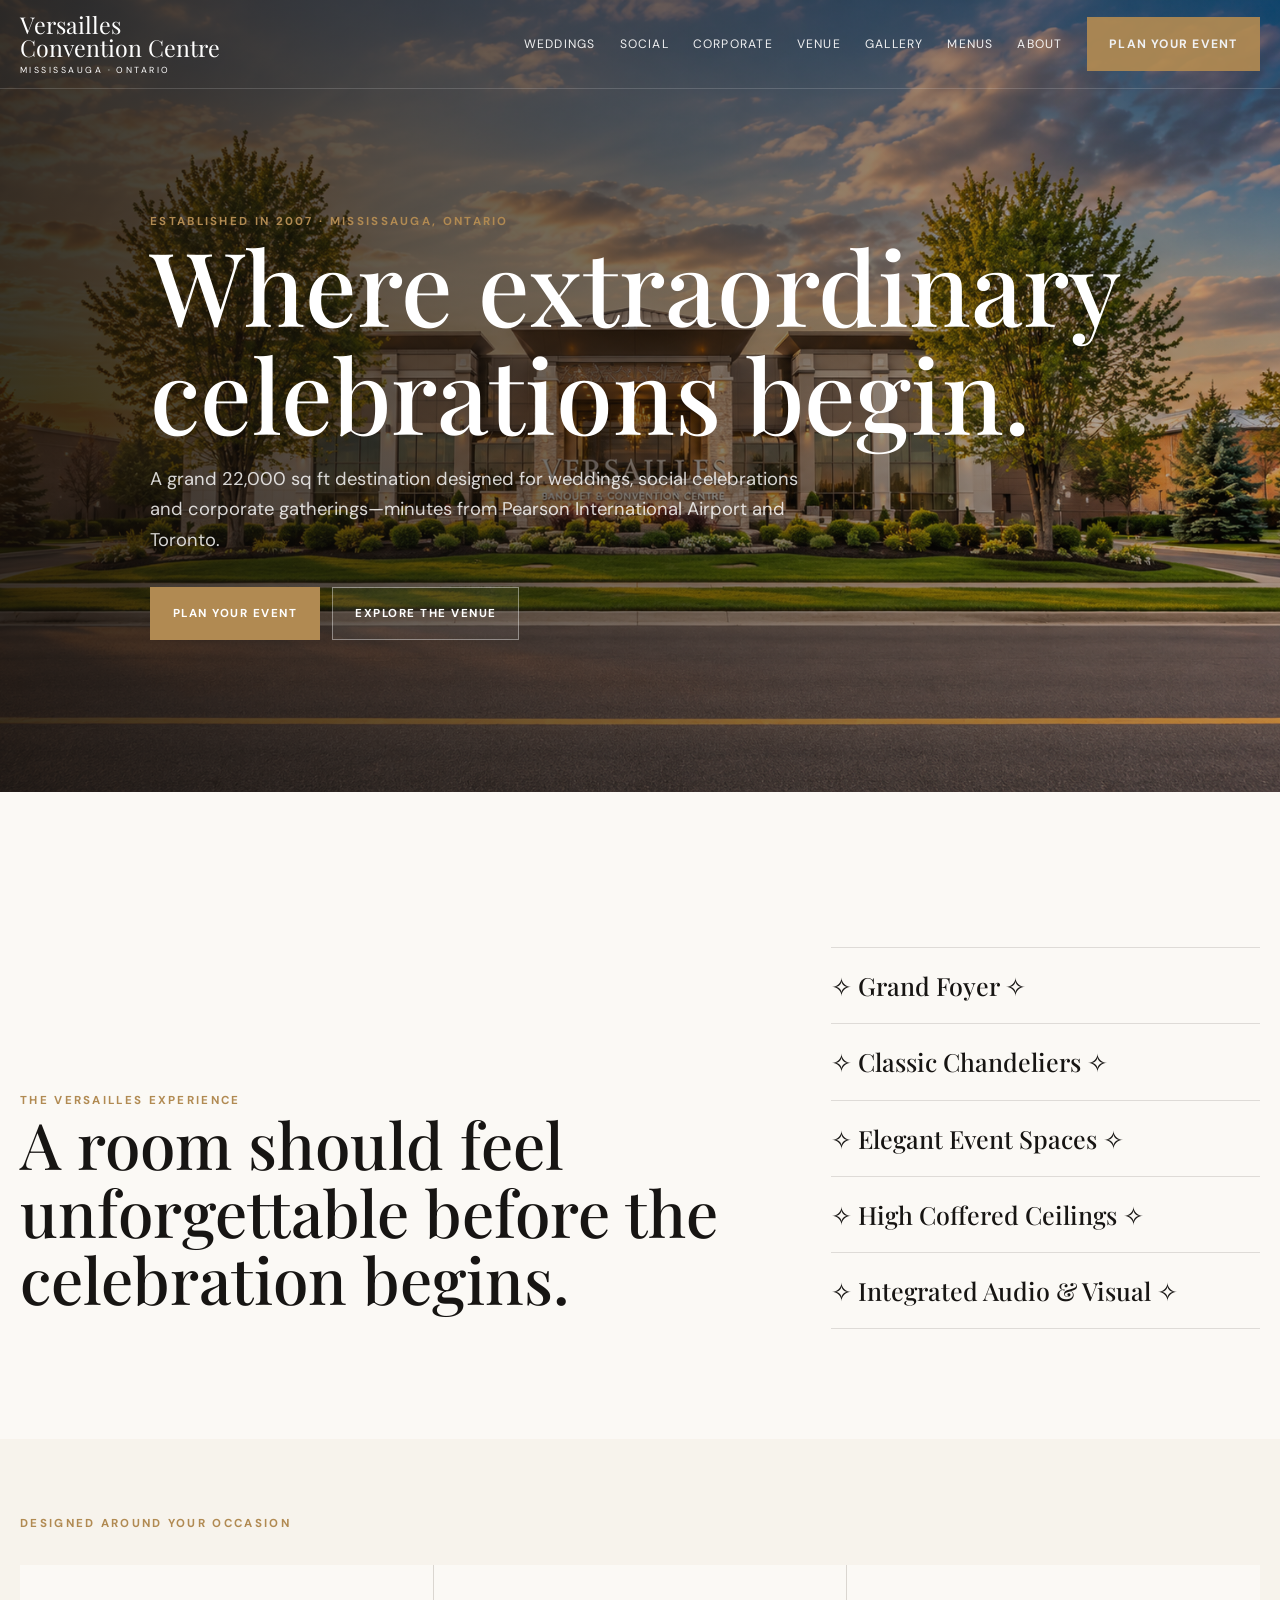
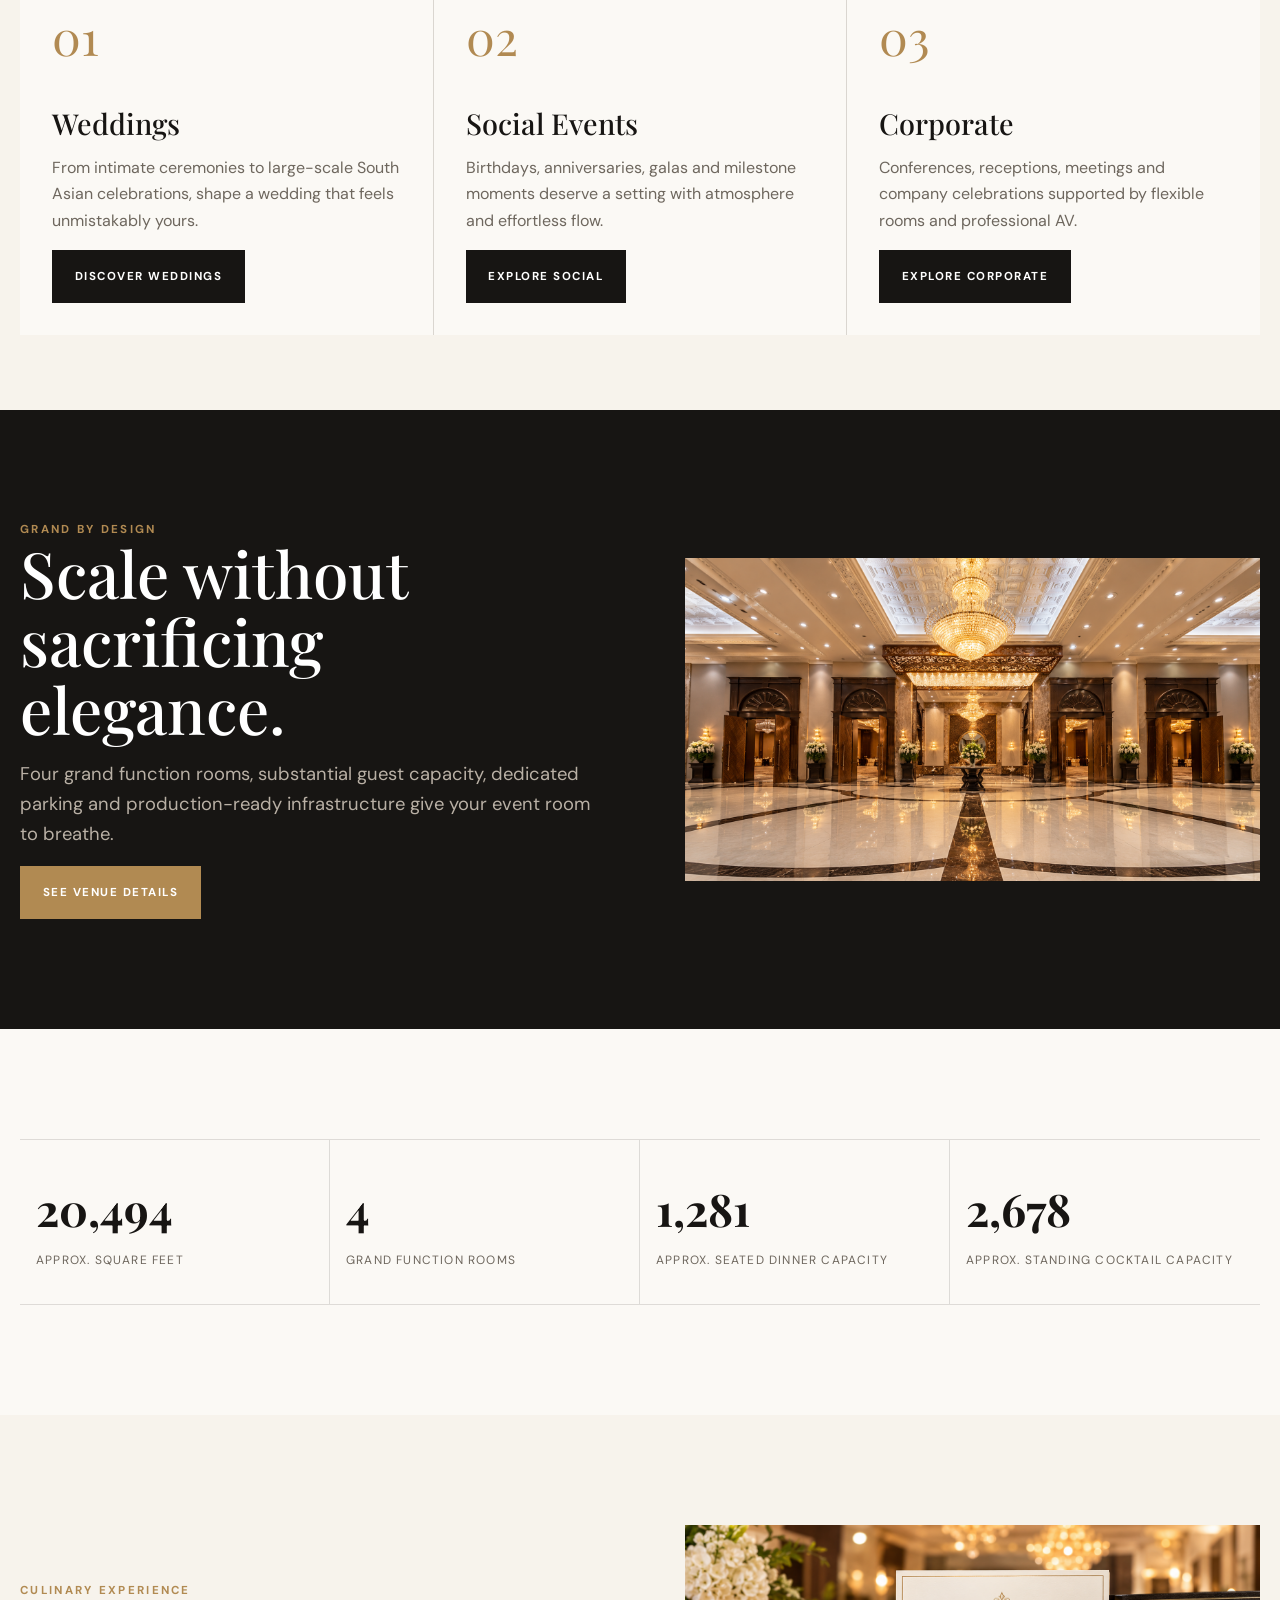
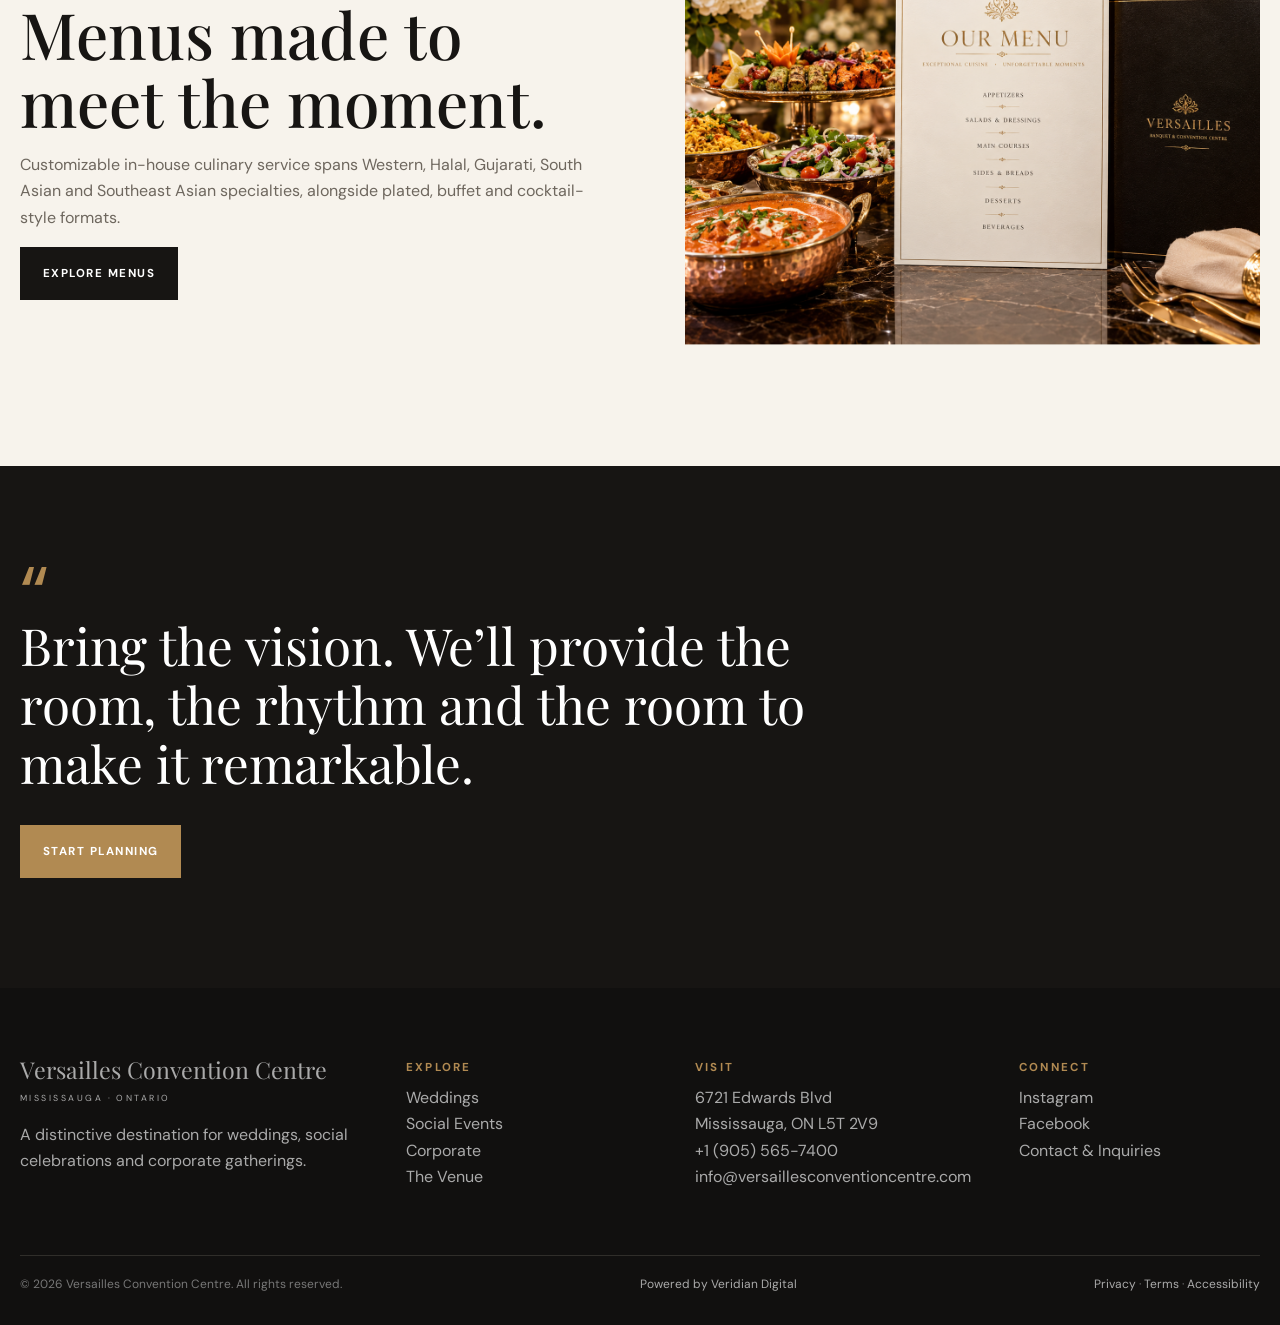
<file: index.html>
<!doctype html>
<html lang="en">
<head>
    <meta name="viewport" content="width=device-width, initial-scale=1, viewport-fit=cover">
    <meta charset="utf-8">
    <meta name="color-scheme" content="dark">

    <title>Home | Versailles Convention Centre</title>

    <meta
        name="description"
        content="Luxury weddings, celebrations and corporate events at Versailles Convention Centre in Mississauga, Ontario."
    >
    <meta name="theme-color" content="#11100f">

    <link rel="stylesheet" href="css/styles.css">
    <link rel="icon" type="image/png" href="/favicon-96x96.png" sizes="96x96" />
    <link rel="icon" type="image/svg+xml" href="/favicon.svg" />
    <link rel="shortcut icon" href="/favicon.ico" />
    <link rel="apple-touch-icon" sizes="180x180" href="/apple-touch-icon.png" />
    <link rel="manifest" href="/site.webmanifest" />
</head>

<body>
    <a class="skip" href="#main">Skip to content</a>

    <header class="site-header">
        <div class="container nav">
            <a class="logo" href="index.html">
                Versailles Convention Centre
                <small>Mississauga · Ontario</small>
            </a>

            <button
                class="nav-toggle"
                aria-label="Open menu"
                aria-expanded="false"
            >
                ☰
            </button>

            <nav class="nav-links" aria-label="Primary navigation">
                <a href="weddings.html">Weddings</a>
                <a href="social-events.html">Social</a>
                <a href="corporate.html">Corporate</a>
                <a href="venue.html">Venue</a>
                <a href="gallery.html">Gallery</a>
                <a href="menus.html">Menus</a>
                <a href="about.html">About</a>
                <a class="btn btn-gold" href="contact.html">
                    Plan Your Event
                </a>
            </nav>
        </div>
    </header>

    <main id="main">

        <!-- Hero -->
        <section class="hero">
            <div class="container hero-inner">
                <div class="eyebrow">
                    Established in 2007 · Mississauga, Ontario
                </div>

                <h1>Where extraordinary celebrations begin.</h1>

                <p class="lead">
                    A grand 22,000 sq ft destination designed for weddings,
                    social celebrations and corporate gatherings—minutes from
                    Pearson International Airport and Toronto.
                </p>

                <div class="hero-actions">
                    <a class="btn btn-gold" href="contact.html">
                        Plan Your Event
                    </a>

                    <a class="btn btn-light" href="venue.html">
                        Explore The Venue
                    </a>
                </div>
            </div>
        </section>

<!-- Versailles Experience --> <section class="section"> <div class="container editorial">
    <!-- Section Introduction -->
    <div class="data-no-reveal">
        <div class="eyebrow">
            The Versailles Experience
        </div>

        <h2>
            A room should feel unforgettable before the celebration begins.
        </h2>
    </div>

    <!-- FAQ INSPIRED -->
    <div class="faq data-no-reveal">

        <article class="faq-item" data-faq>
            <button
                class="faq-q"
                type="button"
                aria-expanded="false"
            >
                <span>✧ Grand Foyer ✧</span>
                <span aria-hidden="true"> </span>
            </button>

            <div class="faq-a">
                <div>
                    <p>
                        Start by submitting a commission inquiry with your
                        occasion, preferred date, creation type and any
                        inspiration you have. The Maison can then review
                        the direction and respond with next steps.
                    </p>
                </div>
            </div>
        </article>


        <article class="faq-item" data-faq>
            <button
                class="faq-q"
                type="button"
                aria-expanded="false"
            >
                <span>✧ Classic Chandeliers ✧</span>
                <span aria-hidden="true"> </span>
            </button>

            <div class="faq-a">
                <div>
                    <p>
                        Yes. Reference images, mood boards and colour
                        swatches are useful ways to communicate the
                        aesthetic you're imagining.
                    </p>
                </div>
            </div>
        </article>


        <article class="faq-item" data-faq>
            <button
                class="faq-q"
                type="button"
                aria-expanded="false"
            >
                <span>✧ Elegant Event Spaces ✧</span>
                <span aria-hidden="true"> </span>
            </button>

            <div class="faq-a">
                <div>
                    <p>
                        Local hand-delivery options across the GTA may be
                        available depending on the creation, date and
                        location. Confirm availability and any applicable
                        fees during the inquiry process.
                    </p>
                </div>
            </div>
        </article>
                
        <article class="faq-item" data-faq>
            <button
                class="faq-q"
                type="button"
                aria-expanded="false"
            >
                <span>✧ High Coffered Ceilings ✧</span>
                <span aria-hidden="true"></span>
            </button>

            <div class="faq-a">
                <div>
                    <p>
                        Integrated audio and visual capabilities support speeches,
                        presentations, entertainment and other event programming,
                        helping create a seamless experience throughout the hall.
                    </p>
                </div>
            </div>
        </article>


        <article class="faq-item" data-faq>
            <button
                class="faq-q"
                type="button"
                aria-expanded="false"
            >
                <span>✧ Integrated Audio &amp; Visual ✧</span>
                <span aria-hidden="true"> </span>
            </button>

            <div class="faq-a">
                <div>
                    <p>
                        Thoughtfully designed reception areas provide a refined
                        setting for guest arrival, cocktail service, mingling and
                        transitions throughout the celebration.
                    </p>
                </div>
            </div>
        </article>
    </div>

    <!--
    <p class="big">
        High coffered ceilings, classic chandeliers, a dramatic central
        foyer and an adaptable collection of grand function rooms create
        a setting with presence.
    </p>
    -->

</div>

</section>

        <!-- Event Types -->
        <section class="section-tight ivory">
            <div class="container">
                <div class="eyebrow">
                    Designed Around Your Occasion
                </div>

                <div class="cards" style="margin-top: 2rem">

                    <article class="card">
                        <div class="num">01</div>

                        <h3>Weddings</h3>

                        <p>
                            From intimate ceremonies to large-scale South Asian
                            celebrations, shape a wedding that feels
                            unmistakably yours.
                        </p>

                        <a class="btn btn-dark" href="weddings.html">
                            Discover Weddings
                        </a>
                    </article>

                    <article class="card">
                        <div class="num">02</div>

                        <h3>Social Events</h3>

                        <p>
                            Birthdays, anniversaries, galas and milestone
                            moments deserve a setting with atmosphere and
                            effortless flow.
                        </p>

                        <a class="btn btn-dark" href="social-events.html">
                            Explore Social
                        </a>
                    </article>

                    <article class="card">
                        <div class="num">03</div>

                        <h3>Corporate</h3>

                        <p>
                            Conferences, receptions, meetings and company
                            celebrations supported by flexible rooms and
                            professional AV.
                        </p>

                        <a class="btn btn-dark" href="corporate.html">
                            Explore Corporate
                        </a>
                    </article>

                </div>
            </div>
        </section>

        <!-- Venue -->
        <section class="section dark">
            <div class="container">
                <div class="split">

                    <div>
                        <div class="eyebrow">
                            Grand By Design
                        </div>

                        <h2>
                            Scale without sacrificing elegance.
                        </h2>

                        <p class="lead">
                            Four grand function rooms, substantial guest
                            capacity, dedicated parking and production-ready
                            infrastructure give your event room to breathe.
                        </p>

                        <a class="btn btn-gold" href="venue.html">
                            See Venue Details
                        </a>
                    </div>

                    <div>
                        <img
                            src="images/fountain.png"
                            alt="Abstract placeholder representing the Versailles foyer fountain"
                        >
                    </div>

                </div>
            </div>
        </section>

        <!-- Stats -->
        <section class="section">
            <div class="container">
                <div class="stats">

                    <div class="stat">
                        <strong>22,000</strong>
                        <span>Approx. square feet</span>
                    </div>

                    <div class="stat">
                        <strong>4</strong>
                        <span>Grand function rooms</span>
                    </div>

                    <div class="stat">
                        <strong>1,375</strong>
                        <span>Approx. seated dinner capacity</span>
                    </div>

                    <div class="stat">
                        <strong>2,875</strong>
                        <span>Approx. standing cocktail capacity</span>
                    </div>

                </div>
            </div>
        </section>

        <!-- Culinary -->
        <section class="section ivory">
            <div class="container">
                <div class="split reverse">

                    <div class="media">
                        <img
                            src="images/food.png"
                            alt="Menu"
                        >
                    </div>

                    <div>
                        <div class="eyebrow">
                            Culinary Experience
                        </div>

                        <h2>
                            Menus made to meet the moment.
                        </h2>

                        <p>
                            Customizable in-house culinary service spans
                            Western, Halal, Gujarati, South Asian and Southeast
                            Asian specialties, alongside plated, buffet and
                            cocktail-style formats.
                        </p>

                        <a class="btn btn-dark" href="menus.html">
                            Explore Menus
                        </a>
                    </div>

                </div>
            </div>
        </section>

        <!-- Quote -->
        <section class="section dark">
            <div class="container">

                <div class="quote-mark">“</div>

                <div class="quote">
                    Bring the vision. We’ll provide the room, the rhythm and
                    the room to make it remarkable.
                </div>

                <div style="margin-top: 2rem">
                    <a class="btn btn-gold" href="contact.html">
                        Start Planning
                    </a>
                </div>

            </div>
        </section>

    </main>

    <!-- Footer -->
<!-- Footer -->
    <footer class="footer">
        <div class="container footer-grid">

            <div>
                <a class="logo" href="index.html">
                    Versailles Convention Centre
                    <small>Mississauga · Ontario</small>
                </a>

                <p style="margin-top:1.2rem">
                    A distinctive destination for weddings, social celebrations and corporate gatherings.
                </p>
            </div>

            <div>
                <div class="eyebrow">Explore</div>

                <p>
                    <a href="weddings.html">Weddings</a><br>
                    <a href="social-events.html">Social Events</a><br>
                    <a href="corporate.html">Corporate</a><br>
                    <a href="venue.html">The Venue</a>
                </p>
            </div>

            <div>
                <div class="eyebrow">Visit</div>

                <p>
                    6721 Edwards Blvd<br>
                    Mississauga, ON L5T 2V9<br>
                    <a href="tel:+19055657400">+1 (905) 565-7400</a><br>
                    <a href="mailto:info@versaillesconventioncentre.com">
                        info@versaillesconventioncentre.com
                    </a>
                </p>
            </div>

            <div>
                <div class="eyebrow">Connect</div>

                <p>
                    <a href="https://www.instagram.com/versaillesconvention/">
                        Instagram
                    </a><br>
                    <a href="https://www.facebook.com/VersaillesConventionCentre/">
                        Facebook
                    </a><br>
                    <a href="contact.html">Contact & Inquiries</a>
                </p>
            </div>

        </div>

        <div class="container footer-bottom">

            <span>
                © 2026 Versailles Convention Centre. All rights reserved.
            </span>

            <span>
                <a href="https://ca.linkedin.com/company/veridiandigital">Powered by Veridian Digital</a>
            </span>

            <span>
                <a href="privacy.html">Privacy</a>
                ·
                <a href="terms.html">Terms</a>
                ·
                <a href="accessibility.html">Accessibility</a>
            </span>

        </div>
    </footer>


    <!-- Mobile CTA -->
    <!-- <div class="mobile-cta">
        <a href="tel:+19055657400">Call</a>
        <a href="contact.html">Inquire</a>
    </div> -->

    <script src="js/config.js"></script>
    <script src="js/site.js"></script>
    <script src="js/page-init.js"></script>

</body>
</html>
</file>
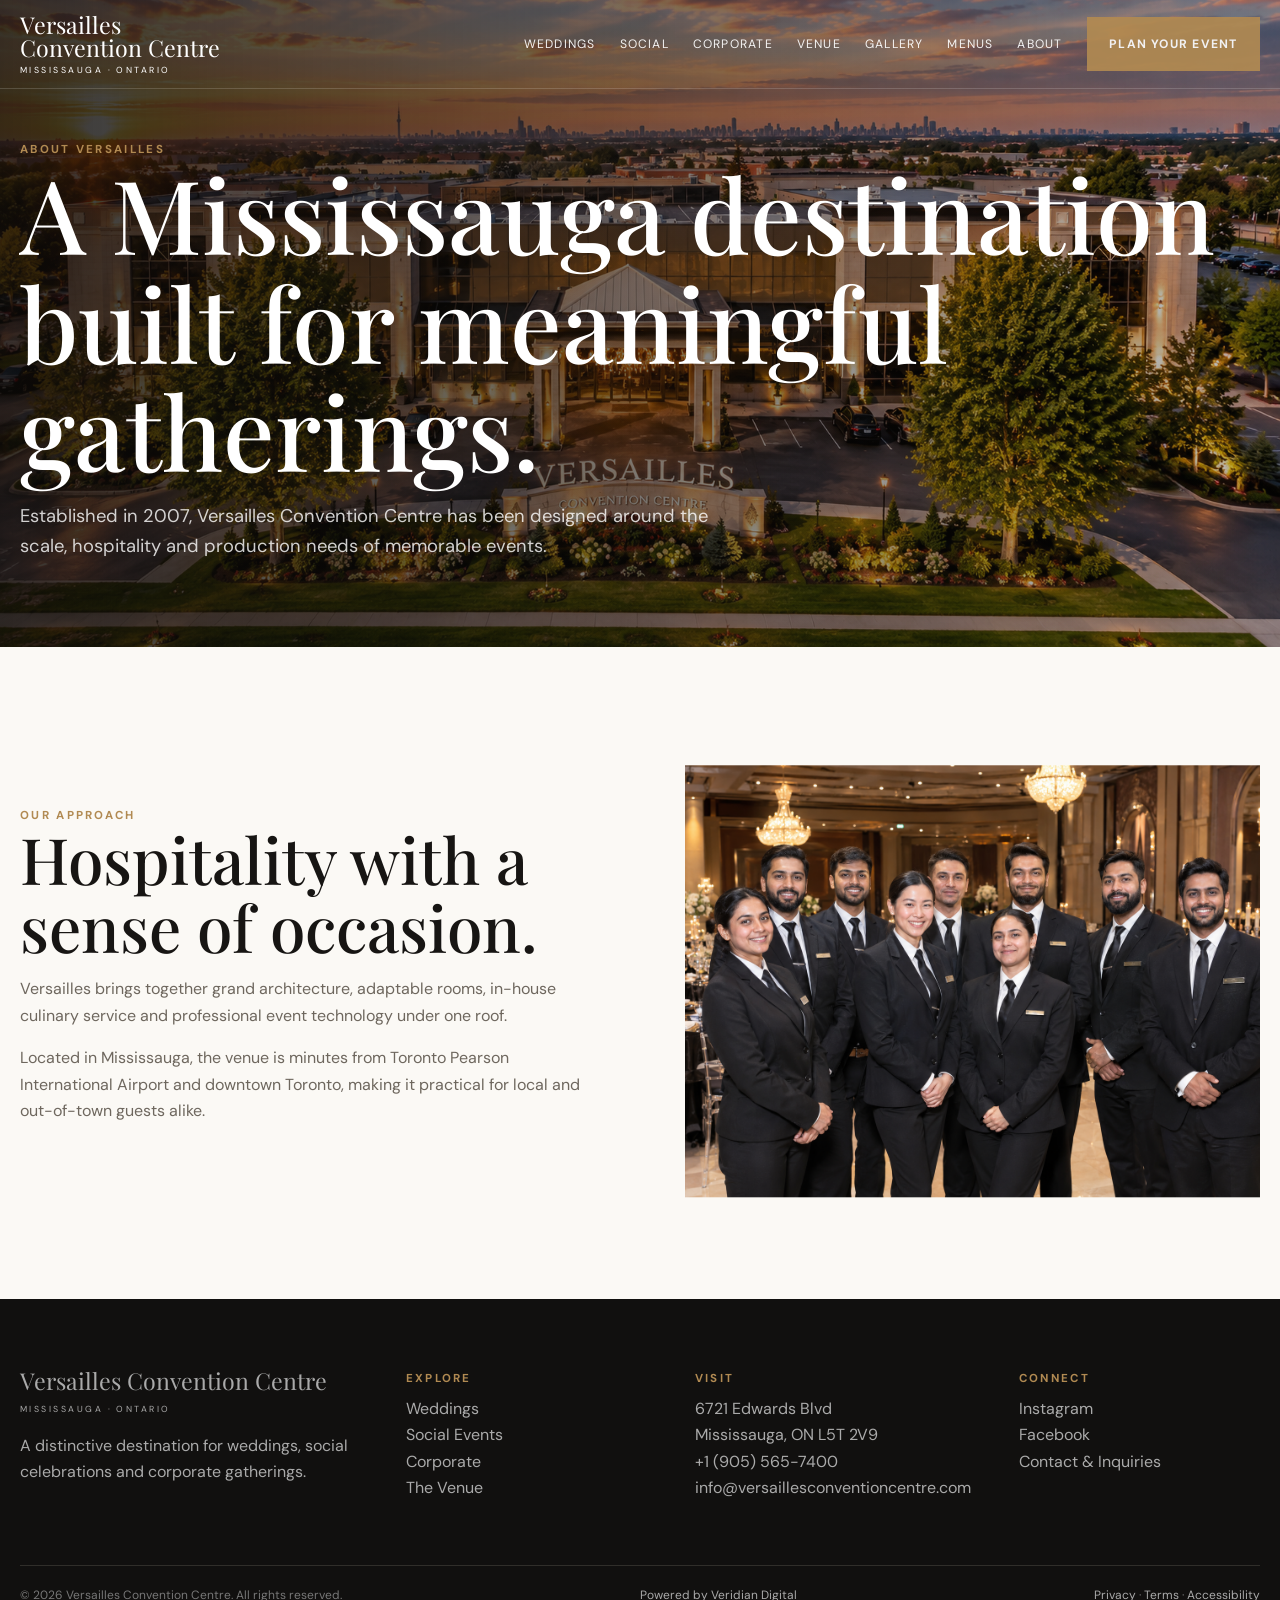
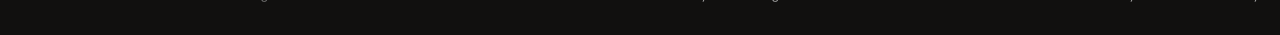
<file: about.html>
<!doctype html>
<html lang="en">

<head>
    <meta name="viewport" content="width=device-width, initial-scale=1, viewport-fit=cover">
    <meta charset="utf-8">
    <meta name="color-scheme" content="dark">

    <title>About | Versailles Convention Centre</title>

    <meta
        name="description"
        content="Luxury weddings, celebrations and corporate events at Versailles Convention Centre in Mississauga, Ontario."
    >
    <meta name="theme-color" content="#11100f">

    <link rel="stylesheet" href="css/styles.css">

    <link rel="icon" type="image/png" href="/favicon-96x96.png" sizes="96x96" />
    <link rel="icon" type="image/svg+xml" href="/favicon.svg" />
    <link rel="shortcut icon" href="/favicon.ico" />
    <link rel="apple-touch-icon" sizes="180x180" href="/apple-touch-icon.png" />
    <link rel="manifest" href="/site.webmanifest" />
</head>

<body>

    <a class="skip" href="#main">Skip to content</a>

    <header class="site-header">
        <div class="container nav">

            <a class="logo" href="index.html">
                Versailles Convention Centre
                <small>Mississauga · Ontario</small>
            </a>

            <button
                class="nav-toggle"
                aria-label="Open menu"
                aria-expanded="false"
            >
                ☰
            </button>

            <nav class="nav-links" aria-label="Primary navigation">
                <a href="weddings.html">Weddings</a>
                <a href="social-events.html">Social</a>
                <a href="corporate.html">Corporate</a>
                <a href="venue.html">Venue</a>
                <a href="gallery.html">Gallery</a>
                <a href="menus.html">Menus</a>
                <a href="about.html">About</a>
                <a class="btn btn-gold" href="contact.html">
                    Plan Your Event
                </a>
            </nav>

        </div>
    </header>

    <main id="main">

        <section
            class="page-hero"
            style="background-image:linear-gradient(90deg,rgba(12,10,8,.82),rgba(12,10,8,.25)),url('images/outdoor.png')"
        >
            <div class="container">

                <div class="eyebrow">
                    About Versailles
                </div>

                <h1>
                    A Mississauga destination built for meaningful gatherings.
                </h1>

                <p class="lead">
                    Established in 2007, Versailles Convention Centre has been designed around the scale, hospitality and production needs of memorable events.
                </p>

            </div>
        </section>

        <section class="section" data-no-reveal>
            <div class="container split">

                <div>

                    <div class="eyebrow">
                        Our Approach
                    </div>

                    <h2>
                        Hospitality with a sense of occasion.
                    </h2>

                    <p>
                        Versailles brings together grand architecture, adaptable rooms, in-house culinary service and professional event technology under one roof.
                    </p>

                    <p>
                        Located in Mississauga, the venue is minutes from Toronto Pearson International Airport and downtown Toronto, making it practical for local and out-of-town guests alike.
                    </p>

                </div>

                <div class="media" data-no-reveal>
                    <img
                        src="images/team.png"
                        alt="Abstract placeholder representing the venue interior"
                    >
                </div>


            </div>
        </section>

    </main>

<!-- Footer -->
    <footer class="footer">
        <div class="container footer-grid">

            <div>
                <a class="logo" href="index.html">
                    Versailles Convention Centre
                    <small>Mississauga · Ontario</small>
                </a>

                <p style="margin-top:1.2rem">
                    A distinctive destination for weddings, social celebrations and corporate gatherings.
                </p>
            </div>

            <div>
                <div class="eyebrow">Explore</div>

                <p>
                    <a href="weddings.html">Weddings</a><br>
                    <a href="social-events.html">Social Events</a><br>
                    <a href="corporate.html">Corporate</a><br>
                    <a href="venue.html">The Venue</a>
                </p>
            </div>

            <div>
                <div class="eyebrow">Visit</div>

                <p>
                    6721 Edwards Blvd<br>
                    Mississauga, ON L5T 2V9<br>
                    <a href="tel:+19055657400">+1 (905) 565-7400</a><br>
                    <a href="mailto:info@versaillesconventioncentre.com">
                        info@versaillesconventioncentre.com
                    </a>
                </p>
            </div>

            <div>
                <div class="eyebrow">Connect</div>

                <p>
                    <a href="https://www.instagram.com/versaillesconvention/">
                        Instagram
                    </a><br>
                    <a href="https://www.facebook.com/VersaillesConventionCentre/">
                        Facebook
                    </a><br>
                    <a href="contact.html">Contact & Inquiries</a>
                </p>
            </div>

        </div>

        <div class="container footer-bottom">

            <span>
                © 2026 Versailles Convention Centre. All rights reserved.
            </span>

            <span>
                <a href="https://ca.linkedin.com/company/veridiandigital">Powered by Veridian Digital</a>
            </span>

            <span>
                <a href="privacy.html">Privacy</a>
                ·
                <a href="terms.html">Terms</a>
                ·
                <a href="accessibility.html">Accessibility</a>
            </span>

        </div>
    </footer>


    <!-- <div class="mobile-cta">
        <a href="tel:+19055657400">Call</a>
        <a href="contact.html">Inquire</a>
    </div> -->

    <script src="js/config.js"></script>
    <script src="js/site.js"></script>
    <script src="js/page-init.js"></script>
</body>

</html>
</file>
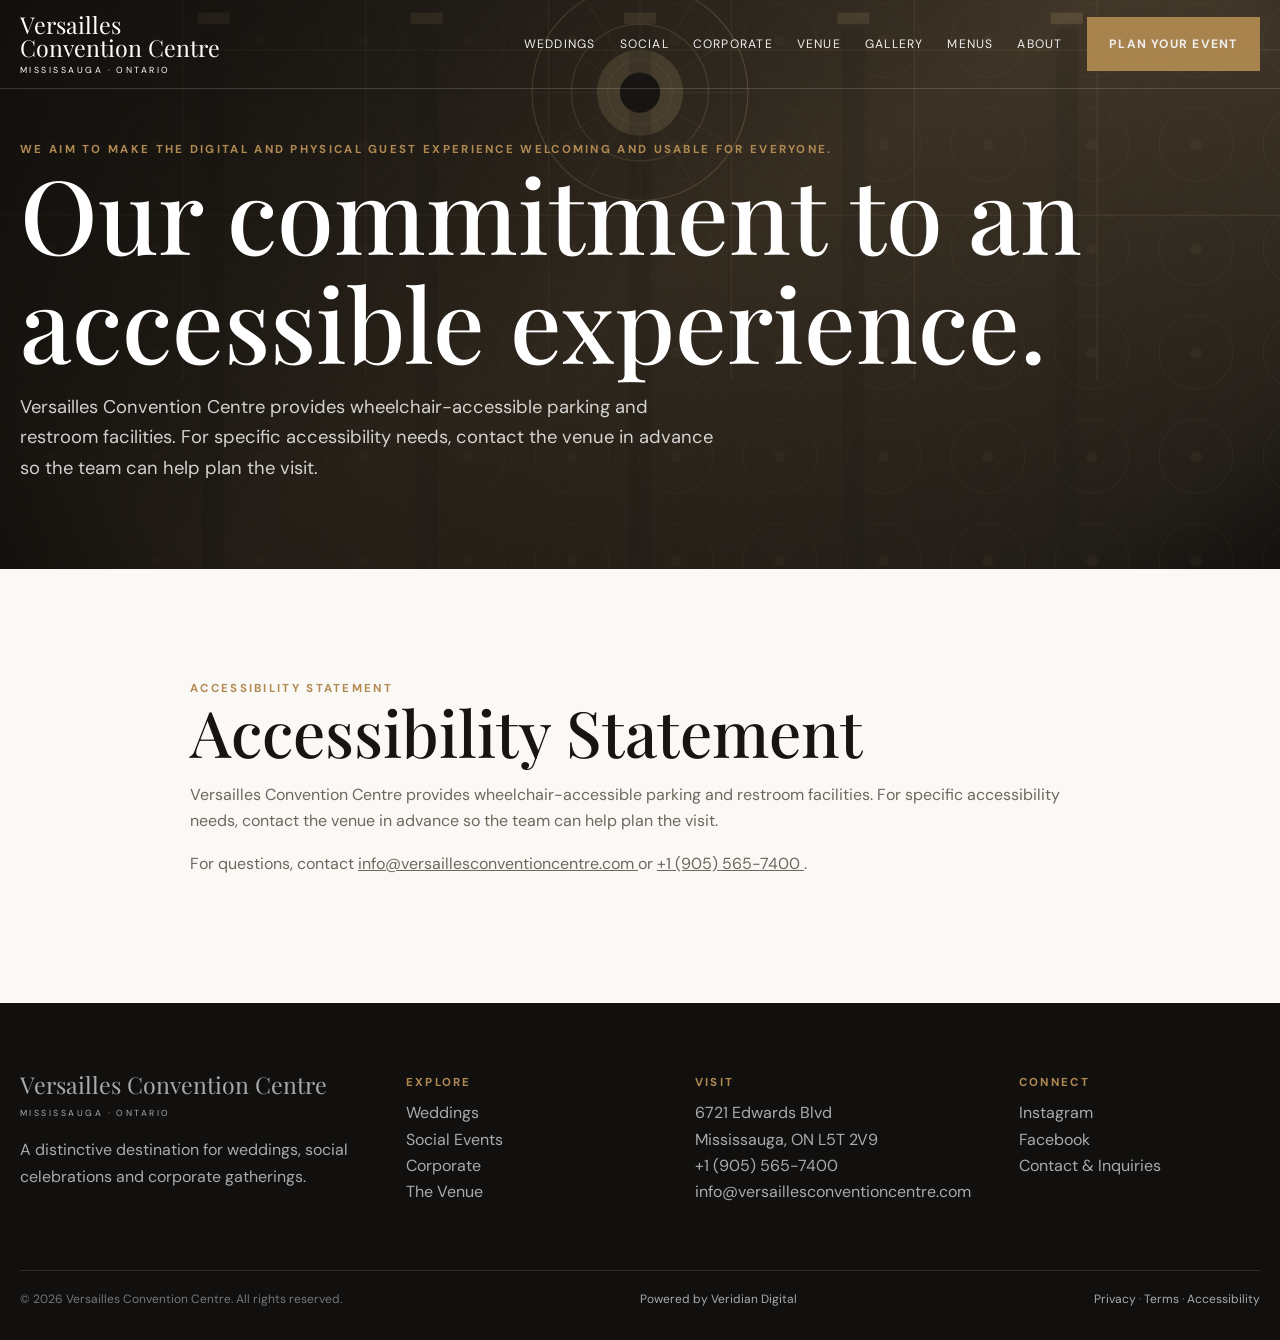
<file: accessibility.html>
<!doctype html>
<html lang="en">

<head>
    <meta name="viewport" content="width=device-width, initial-scale=1, viewport-fit=cover">
    <meta charset="utf-8">
    <meta name="color-scheme" content="dark">

    <title>Accessibility | Versailles Convention Centre</title>

    <meta
        name="description"
        content="Luxury weddings, celebrations and corporate events at Versailles Convention Centre in Mississauga, Ontario."
    >
    <meta name="theme-color" content="#11100f">

    <link rel="stylesheet" href="css/styles.css">
    <link rel="icon" type="image/png" href="/favicon-96x96.png" sizes="96x96" />
    <link rel="icon" type="image/svg+xml" href="/favicon.svg" />
    <link rel="shortcut icon" href="/favicon.ico" />
    <link rel="apple-touch-icon" sizes="180x180" href="/apple-touch-icon.png" />
    <link rel="manifest" href="/site.webmanifest" />
</head>

<body>

    <a class="skip" href="#main">Skip to content</a>

    <header class="site-header">
        <div class="container nav">

            <a class="logo" href="index.html">
                Versailles Convention Centre
                <small>Mississauga · Ontario</small>
            </a>

            <button
                class="nav-toggle"
                aria-label="Open menu"
                aria-expanded="false"
            >
                ☰
            </button>

            <nav class="nav-links" aria-label="Primary navigation">
                <a href="weddings.html">Weddings</a>
                <a href="social-events.html">Social</a>
                <a href="corporate.html">Corporate</a>
                <a href="venue.html">Venue</a>
                <a href="gallery.html">Gallery</a>
                <a href="menus.html">Menus</a>
                <a href="about.html">About</a>
                <a class="btn btn-gold" href="contact.html">
                    Plan Your Event
                </a>
            </nav>

        </div>
    </header>

    <main id="main">

        <section
            class="page-hero"
            style="background-image:linear-gradient(90deg,rgba(12,10,8,.82),rgba(12,10,8,.25)),url('images/interior.svg')"
        >
            <div class="container">

                <div class="eyebrow">
                    We aim to make the digital and physical guest experience welcoming and usable for everyone.
                </div>

                <h1>
                    Our commitment to an accessible experience.
                </h1>

                <p class="lead">
                    Versailles Convention Centre provides wheelchair-accessible parking and restroom facilities. For specific accessibility needs, contact the venue in advance so the team can help plan the visit.
                </p>

            </div>
        </section>

        <section class="section" data-no-reveal>
            <div class="container" style="max-width:900px">

                <div class="eyebrow">
                    Accessibility Statement
                </div>

                <h2>
                    Accessibility Statement
                </h2>

                <p>
                    Versailles Convention Centre provides wheelchair-accessible parking and restroom facilities. For specific accessibility needs, contact the venue in advance so the team can help plan the visit.
                </p>

                <p>
                    For questions, contact
                    <a href="mailto:info@versaillesconventioncentre.com">
                        info@versaillesconventioncentre.com
                    </a>
                    or
                    <a href="tel:+19055657400">
                        +1 (905) 565-7400
                    </a>.
                </p>

            </div>
        </section>

    </main>

<!-- Footer -->
    <footer class="footer">
        <div class="container footer-grid">

            <div>
                <a class="logo" href="index.html">
                    Versailles Convention Centre
                    <small>Mississauga · Ontario</small>
                </a>

                <p style="margin-top:1.2rem">
                    A distinctive destination for weddings, social celebrations and corporate gatherings.
                </p>
            </div>

            <div>
                <div class="eyebrow">Explore</div>

                <p>
                    <a href="weddings.html">Weddings</a><br>
                    <a href="social-events.html">Social Events</a><br>
                    <a href="corporate.html">Corporate</a><br>
                    <a href="venue.html">The Venue</a>
                </p>
            </div>

            <div>
                <div class="eyebrow">Visit</div>

                <p>
                    6721 Edwards Blvd<br>
                    Mississauga, ON L5T 2V9<br>
                    <a href="tel:+19055657400">+1 (905) 565-7400</a><br>
                    <a href="mailto:info@versaillesconventioncentre.com">
                        info@versaillesconventioncentre.com
                    </a>
                </p>
            </div>

            <div>
                <div class="eyebrow">Connect</div>

                <p>
                    <a href="https://www.instagram.com/versaillesconvention/">
                        Instagram
                    </a><br>
                    <a href="https://www.facebook.com/VersaillesConventionCentre/">
                        Facebook
                    </a><br>
                    <a href="contact.html">Contact & Inquiries</a>
                </p>
            </div>

        </div>

        <div class="container footer-bottom">

            <span>
                © 2026 Versailles Convention Centre. All rights reserved.
            </span>

            <span>
                <a href="https://ca.linkedin.com/company/veridiandigital">Powered by Veridian Digital</a>
            </span>

            <span>
                <a href="privacy.html">Privacy</a>
                ·
                <a href="terms.html">Terms</a>
                ·
                <a href="accessibility.html">Accessibility</a>
            </span>

        </div>
    </footer>



    <!-- <div class="mobile-cta">
        <a href="tel:+19055657400">Call</a>
        <a href="contact.html">Inquire</a>
    </div> -->

    <script src="js/config.js"></script>
    <script src="js/site.js"></script>
    <script src="js/page-init.js"></script>
</body>

</html>
</file>
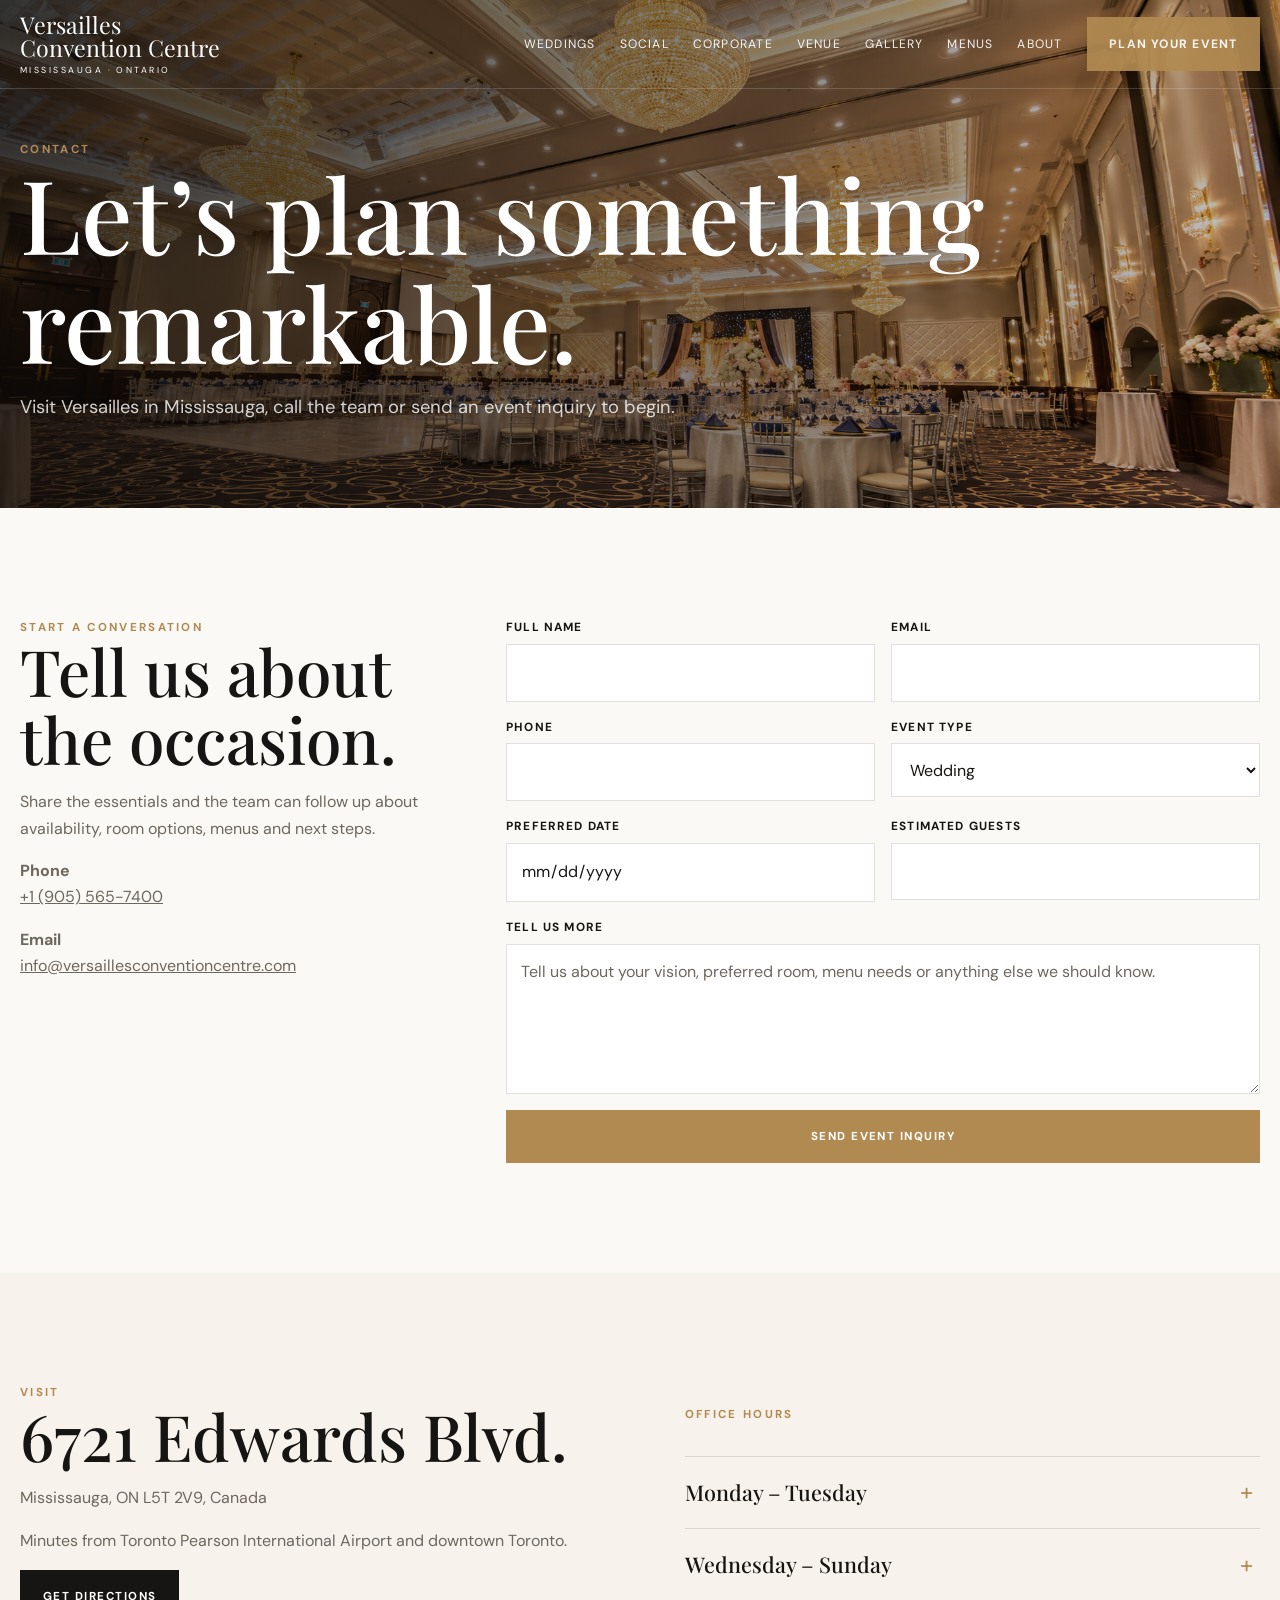
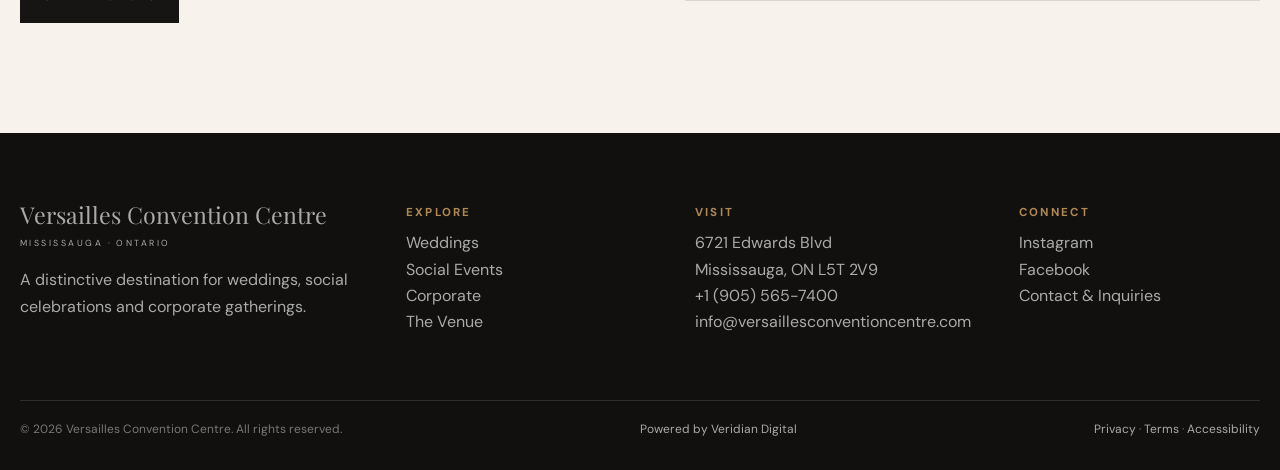
<file: contact.html>
<!doctype html>
<html lang="en">

<head>
    <meta name="viewport" content="width=device-width, initial-scale=1, viewport-fit=cover">
    <meta charset="utf-8">
    <meta name="color-scheme" content="dark">

    <title>Contact | Versailles Convention Centre</title>

    <meta
        name="description"
        content="Luxury weddings, celebrations and corporate events at Versailles Convention Centre in Mississauga, Ontario."
    >
    <meta name="theme-color" content="#11100f">

    <link rel="stylesheet" href="css/styles.css">
    <link rel="icon" type="image/png" href="/favicon-96x96.png" sizes="96x96" />
    <link rel="icon" type="image/svg+xml" href="/favicon.svg" />
    <link rel="shortcut icon" href="/favicon.ico" />
    <link rel="apple-touch-icon" sizes="180x180" href="/apple-touch-icon.png" />
    <link rel="manifest" href="/site.webmanifest" />
</head>

<body>

    <a class="skip" href="#main">Skip to content</a>

    <header class="site-header">
        <div class="container nav">

            <a class="logo" href="index.html">
                Versailles Convention Centre
                <small>Mississauga · Ontario</small>
            </a>

            <button
                class="nav-toggle"
                aria-label="Open menu"
                aria-expanded="false"
            >
                ☰
            </button>

            <nav class="nav-links" aria-label="Primary navigation">
                <a href="weddings.html">Weddings</a>
                <a href="social-events.html">Social</a>
                <a href="corporate.html">Corporate</a>
                <a href="venue.html">Venue</a>
                <a href="gallery.html">Gallery</a>
                <a href="menus.html">Menus</a>
                <a href="about.html">About</a>
                <a class="btn btn-gold" href="contact.html">
                    Plan Your Event
                </a>
            </nav>

        </div>
    </header>

    <main id="main">

        <section
            class="page-hero"
            style="background-image:linear-gradient(90deg,rgba(12,10,8,.82),rgba(12,10,8,.25)),url('images/venue2.png')"
        >
            <div class="container">

                <div class="eyebrow">
                    Contact
                </div>

                <h1>
                    Let’s plan something remarkable.
                </h1>

                <p class="lead">
                    Visit Versailles in Mississauga, call the team or send an event inquiry to begin.
                </p>

            </div>
        </section>

        <section class="section" data-no-reveal>
            <div class="container">

                <form id="event-form" class="form-wrap">

                    <div>

                        <div class="eyebrow">
                            Start A Conversation
                        </div>

                        <h2>
                            Tell us about the occasion.
                        </h2>

                        <p>
                            Share the essentials and the team can follow up about availability, room options, menus and next steps.
                        </p>

                        <p>
                            <strong>Phone</strong><br>
                            <a href="tel:+19055657400">
                                +1 (905) 565-7400
                            </a>
                        </p>

                        <p>
                            <strong>Email</strong><br>
                            <a href="mailto:info@versaillesconventioncentre.com">
                                info@versaillesconventioncentre.com
                            </a>
                        </p>

                    </div>

                    <div>

                        <div class="form-grid">

                            <div class="field">
                                <label for="name">Full name</label>
                                <input
                                    id="name"
                                    name="name"
                                    required
                                    autocomplete="name"
                                >
                            </div>

                            <div class="field">
                                <label for="email">Email</label>
                                <input
                                    id="email"
                                    name="email"
                                    type="email"
                                    required
                                    autocomplete="email"
                                >
                            </div>

                            <div class="field">
                                <label for="phone">Phone</label>
                                <input
                                    id="phone"
                                    name="phone"
                                    autocomplete="tel"
                                >
                            </div>

                            <div class="field">
                                <label for="event">Event type</label>

                                <select id="event" name="event">
                                    <option>Wedding</option>
                                    <option>Social celebration</option>
                                    <option>Corporate event</option>
                                    <option>Other</option>
                                </select>
                            </div>

                            <div class="field">
                                <label for="date">Preferred date</label>
                                <input
                                    id="date"
                                    name="date"
                                    type="date"
                                >
                            </div>

                            <div class="field">
                                <label for="guests">Estimated guests</label>
                                <input
                                    id="guests"
                                    name="guests"
                                    type="number"
                                    min="1"
                                >
                            </div>

                            <div class="field full">
                                <label for="message">Tell us more</label>

                                <textarea
                                    id="message"
                                    name="message"
                                    placeholder="Tell us about your vision, preferred room, menu needs or anything else we should know."
                                ></textarea>
                            </div>

                            <div class="field full">
                                <button
                                    class="btn btn-gold"
                                    type="submit"
                                >
                                    Send Event Inquiry
                                </button>
                            </div>

                        </div>

                        <div
                            id="form-success"
                            class="notice"
                            tabindex="-1"
                            hidden
                        >
                            <strong>Thank you.</strong>
                            Your inquiry has been captured in this demo.
                            Connect the form to your preferred email/form
                            endpoint before launch.
                        </div>

                    </div>

                </form>

            </div>
        </section>

        <section class="section ivory">
            <div class="container split">

                <div>

                    <div class="eyebrow">
                        Visit
                    </div>

                    <h2>
                        6721 Edwards Blvd.
                    </h2>

                    <p>
                        Mississauga, ON L5T 2V9, Canada
                    </p>

                    <p>
                        Minutes from Toronto Pearson International Airport and downtown Toronto.
                    </p>

                    <a
                        class="btn btn-dark"
                        href="https://www.google.com/maps/search/?api=1&query=6721+Edwards+Blvd+Mississauga+ON+L5T+2V9"
                        target="_blank"
                        rel="noopener"
                    >
                        Get Directions
                    </a>

                </div>

                <div>

                    <div class="eyebrow">
                        Office Hours
                    </div>

                    <div class="faq-v2">

                        <div class="faq-v2-item">
                            <button class="faq-v2-question" type="button">
                                <span>Monday – Tuesday</span>
                                <span class="faq-v2-icon">+</span>
                            </button>

                            <div class="faq-v2-answer">
                                <p>10:00 AM – 7:00 PM</p>
                            </div>
                        </div>

                        <div class="faq-v2-item">
                            <button class="faq-v2-question" type="button">
                                <span>Wednesday – Sunday</span>
                                <span class="faq-v2-icon">+</span>
                            </button>

                            <div class="faq-v2-answer">
                                <p>10:00 AM – 8:00 PM</p>
                            </div>
                        </div>

                    </div>


                </div>

            </div>
        </section>

    </main>

<!-- Footer -->
    <footer class="footer">
        <div class="container footer-grid">

            <div>
                <a class="logo" href="index.html">
                    Versailles Convention Centre
                    <small>Mississauga · Ontario</small>
                </a>

                <p style="margin-top:1.2rem">
                    A distinctive destination for weddings, social celebrations and corporate gatherings.
                </p>
            </div>

            <div>
                <div class="eyebrow">Explore</div>

                <p>
                    <a href="weddings.html">Weddings</a><br>
                    <a href="social-events.html">Social Events</a><br>
                    <a href="corporate.html">Corporate</a><br>
                    <a href="venue.html">The Venue</a>
                </p>
            </div>

            <div>
                <div class="eyebrow">Visit</div>

                <p>
                    6721 Edwards Blvd<br>
                    Mississauga, ON L5T 2V9<br>
                    <a href="tel:+19055657400">+1 (905) 565-7400</a><br>
                    <a href="mailto:info@versaillesconventioncentre.com">
                        info@versaillesconventioncentre.com
                    </a>
                </p>
            </div>

            <div>
                <div class="eyebrow">Connect</div>

                <p>
                    <a href="https://www.instagram.com/versaillesconvention/">
                        Instagram
                    </a><br>
                    <a href="https://www.facebook.com/VersaillesConventionCentre/">
                        Facebook
                    </a><br>
                    <a href="contact.html">Contact & Inquiries</a>
                </p>
            </div>

        </div>

        <div class="container footer-bottom">

            <span>
                © 2026 Versailles Convention Centre. All rights reserved.
            </span>

            <span>
                <a href="https://ca.linkedin.com/company/veridiandigital">Powered by Veridian Digital</a>
            </span>

            <span>
                <a href="privacy.html">Privacy</a>
                ·
                <a href="terms.html">Terms</a>
                ·
                <a href="accessibility.html">Accessibility</a>
            </span>

        </div>
    </footer>


    <!-- <div class="mobile-cta">
        <a href="tel:+19055657400">Call</a>
        <a href="contact.html">Inquire</a>
    </div> -->

    <script src="js/config.js"></script>
    <script src="js/site.js"></script>
    <script src="js/page-init.js"></script>
    <script src="js/faqv2.js"></script>

</body>

</html>
</file>
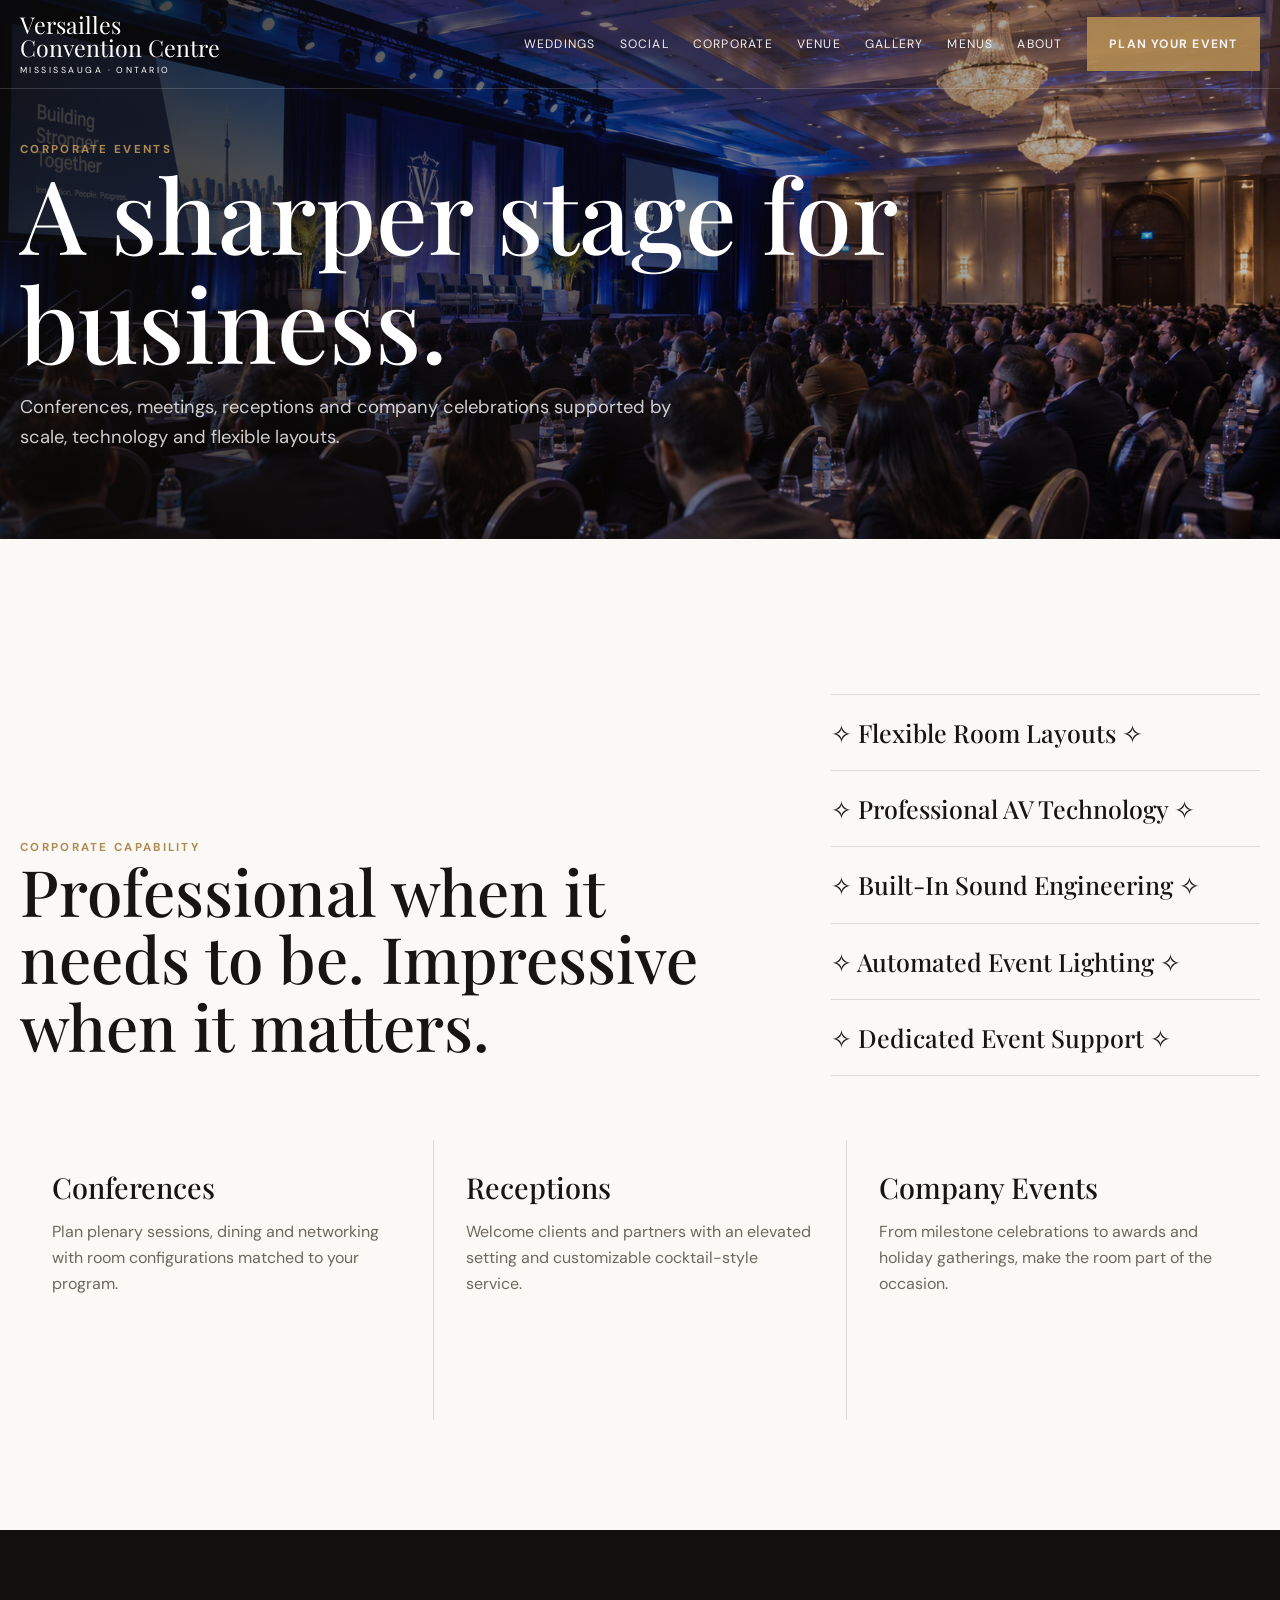
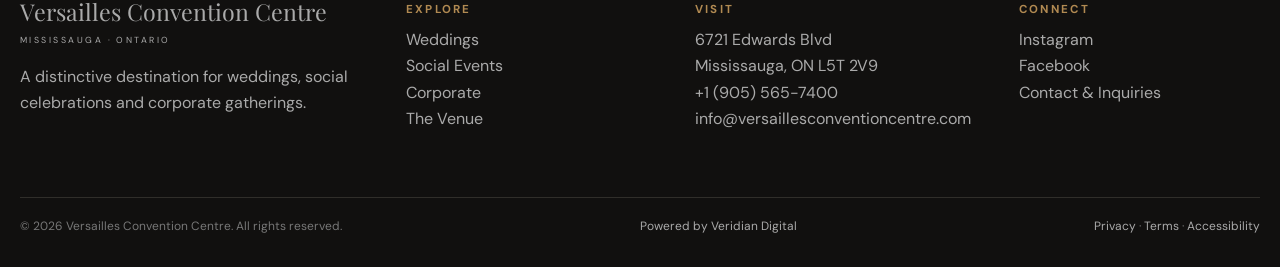
<file: corporate.html>
<!doctype html>
<html lang="en">

<head>
    <meta name="viewport" content="width=device-width, initial-scale=1, viewport-fit=cover">
    <meta charset="utf-8">
    <meta name="color-scheme" content="dark">

    <title>Corporate Events | Versailles Convention Centre</title>

    <meta
        name="description"
        content="Luxury weddings, celebrations and corporate events at Versailles Convention Centre in Mississauga, Ontario."
    >
    <meta name="theme-color" content="#11100f">

    <link rel="stylesheet" href="css/styles.css">
    <link rel="icon" type="image/png" href="/favicon-96x96.png" sizes="96x96" />
    <link rel="icon" type="image/svg+xml" href="/favicon.svg" />
    <link rel="shortcut icon" href="/favicon.ico" />
    <link rel="apple-touch-icon" sizes="180x180" href="/apple-touch-icon.png" />
    <link rel="manifest" href="/site.webmanifest" />
</head>

<body>

    <a class="skip" href="#main">Skip to content</a>

    <header class="site-header">
        <div class="container nav">

            <a class="logo" href="index.html">
                Versailles Convention Centre
                <small>Mississauga · Ontario</small>
            </a>

            <button
                class="nav-toggle"
                aria-label="Open menu"
                aria-expanded="false"
            >
                ☰
            </button>

            <nav class="nav-links" aria-label="Primary navigation">
                <a href="weddings.html">Weddings</a>
                <a href="social-events.html">Social</a>
                <a href="corporate.html">Corporate</a>
                <a href="venue.html">Venue</a>
                <a href="gallery.html">Gallery</a>
                <a href="menus.html">Menus</a>
                <a href="about.html">About</a>
                <a class="btn btn-gold" href="contact.html">
                    Plan Your Event
                </a>
            </nav>

        </div>
    </header>
<main id="main">

    <section
        class="page-hero"
        style="background-image:linear-gradient(90deg,rgba(12,10,8,.82),rgba(12,10,8,.25)),url('images/corporate.png')"
    >
        <div class="container">

            <div class="eyebrow">
                Corporate Events
            </div>

            <h1>
                A sharper stage for business.
            </h1>

            <p class="lead">
                Conferences, meetings, receptions and company celebrations supported by scale, technology and flexible layouts.
            </p>

        </div>
    </section>


    <section class="section">
        <div class="container">

            <div class="editorial">

                <div>
                    <div class="eyebrow">
                        Corporate Capability
                    </div>

                    <h2>
                        Professional when it needs to be. Impressive when it matters.
                    </h2>
                </div>


                <!-- Corporate Capabilities -->
                <div class="faq">

                    <article class="faq-item" data-faq>
                        <button
                            class="faq-q"
                            type="button"
                            aria-expanded="false"
                        >
                            <span>✧ Flexible Room Layouts ✧</span>
                            <span aria-hidden="true"></span>
                        </button>

                        <div class="faq-a">
                            <div>
                                <p>
                                    Configure the space around your program,
                                    from plenary sessions and presentations to
                                    dining, networking and cocktail-style
                                    receptions. Flexible layouts allow the room
                                    to adapt to the needs of your event.
                                </p>
                            </div>
                        </div>
                    </article>


                    <article class="faq-item" data-faq>
                        <button
                            class="faq-q"
                            type="button"
                            aria-expanded="false"
                        >
                            <span>✧ Professional AV Technology ✧</span>
                            <span aria-hidden="true"></span>
                        </button>

                        <div class="faq-a">
                            <div>
                                <p>
                                    Professional audio and visual capabilities
                                    support presentations, speeches, multimedia
                                    content and corporate programming, helping
                                    your event feel polished from opening
                                    remarks to closing reception.
                                </p>
                            </div>
                        </div>
                    </article>


                    <article class="faq-item" data-faq>
                        <button
                            class="faq-q"
                            type="button"
                            aria-expanded="false"
                        >
                            <span>✧ Built-In Sound Engineering ✧</span>
                            <span aria-hidden="true"></span>
                        </button>

                        <div class="faq-a">
                            <div>
                                <p>
                                    Built-in sound engineering helps deliver
                                    clear, consistent audio for keynote
                                    speakers, panel discussions, announcements,
                                    presentations and entertainment across the
                                    event space.
                                </p>
                            </div>
                        </div>
                    </article>


                    <article class="faq-item" data-faq>
                        <button
                            class="faq-q"
                            type="button"
                            aria-expanded="false"
                        >
                            <span>✧ Automated Event Lighting ✧</span>
                            <span aria-hidden="true"></span>
                        </button>

                        <div class="faq-a">
                            <div>
                                <p>
                                    Automated lighting can shift with the rhythm
                                    of the program, creating a focused environment
                                    for presentations and a more elevated
                                    atmosphere for receptions, dinners and
                                    evening events.
                                </p>
                            </div>
                        </div>
                    </article>


                    <article class="faq-item" data-faq>
                        <button
                            class="faq-q"
                            type="button"
                            aria-expanded="false"
                        >
                            <span>✧ Dedicated Event Support ✧</span>
                            <span aria-hidden="true"></span>
                        </button>

                        <div class="faq-a">
                            <div>
                                <p>
                                    From room planning to event-day requirements,
                                    dedicated support helps coordinate the
                                    details behind your program so your team
                                    can focus on your guests, presentations
                                    and objectives.
                                </p>
                            </div>
                        </div>
                    </article>

                </div>

            </div>


            <div class="cards" style="margin-top:4rem">

                <article class="card">
                    <h3>
                        Conferences
                    </h3>

                    <p>
                        Plan plenary sessions, dining and networking with room configurations matched to your program.
                    </p>
                </article>


                <article class="card">
                    <h3>
                        Receptions
                    </h3>

                    <p>
                        Welcome clients and partners with an elevated setting and customizable cocktail-style service.
                    </p>
                </article>


                <article class="card">
                    <h3>
                        Company Events
                    </h3>

                    <p>
                        From milestone celebrations to awards and holiday gatherings, make the room part of the occasion.
                    </p>
                </article>

            </div>

        </div>
    </section>

</main>


<!-- Footer -->
    <footer class="footer">
        <div class="container footer-grid">

            <div>
                <a class="logo" href="index.html">
                    Versailles Convention Centre
                    <small>Mississauga · Ontario</small>
                </a>

                <p style="margin-top:1.2rem">
                    A distinctive destination for weddings, social celebrations and corporate gatherings.
                </p>
            </div>

            <div>
                <div class="eyebrow">Explore</div>

                <p>
                    <a href="weddings.html">Weddings</a><br>
                    <a href="social-events.html">Social Events</a><br>
                    <a href="corporate.html">Corporate</a><br>
                    <a href="venue.html">The Venue</a>
                </p>
            </div>

            <div>
                <div class="eyebrow">Visit</div>

                <p>
                    6721 Edwards Blvd<br>
                    Mississauga, ON L5T 2V9<br>
                    <a href="tel:+19055657400">+1 (905) 565-7400</a><br>
                    <a href="mailto:info@versaillesconventioncentre.com">
                        info@versaillesconventioncentre.com
                    </a>
                </p>
            </div>

            <div>
                <div class="eyebrow">Connect</div>

                <p>
                    <a href="https://www.instagram.com/versaillesconvention/">
                        Instagram
                    </a><br>
                    <a href="https://www.facebook.com/VersaillesConventionCentre/">
                        Facebook
                    </a><br>
                    <a href="contact.html">Contact & Inquiries</a>
                </p>
            </div>

        </div>

        <div class="container footer-bottom">

            <span>
                © 2026 Versailles Convention Centre. All rights reserved.
            </span>

            <span>
                <a href="https://ca.linkedin.com/company/veridiandigital">Powered by Veridian Digital</a>
            </span>

            <span>
                <a href="privacy.html">Privacy</a>
                ·
                <a href="terms.html">Terms</a>
                ·
                <a href="accessibility.html">Accessibility</a>
            </span>

        </div>
    </footer>


    <!-- <div class="mobile-cta">
        <a href="tel:+19055657400">Call</a>
        <a href="contact.html">Inquire</a>
    </div> -->

    <script src="js/config.js"></script>
    <script src="js/site.js"></script>
    <script src="js/page-init.js"></script>
    
</body>

</html>
</file>
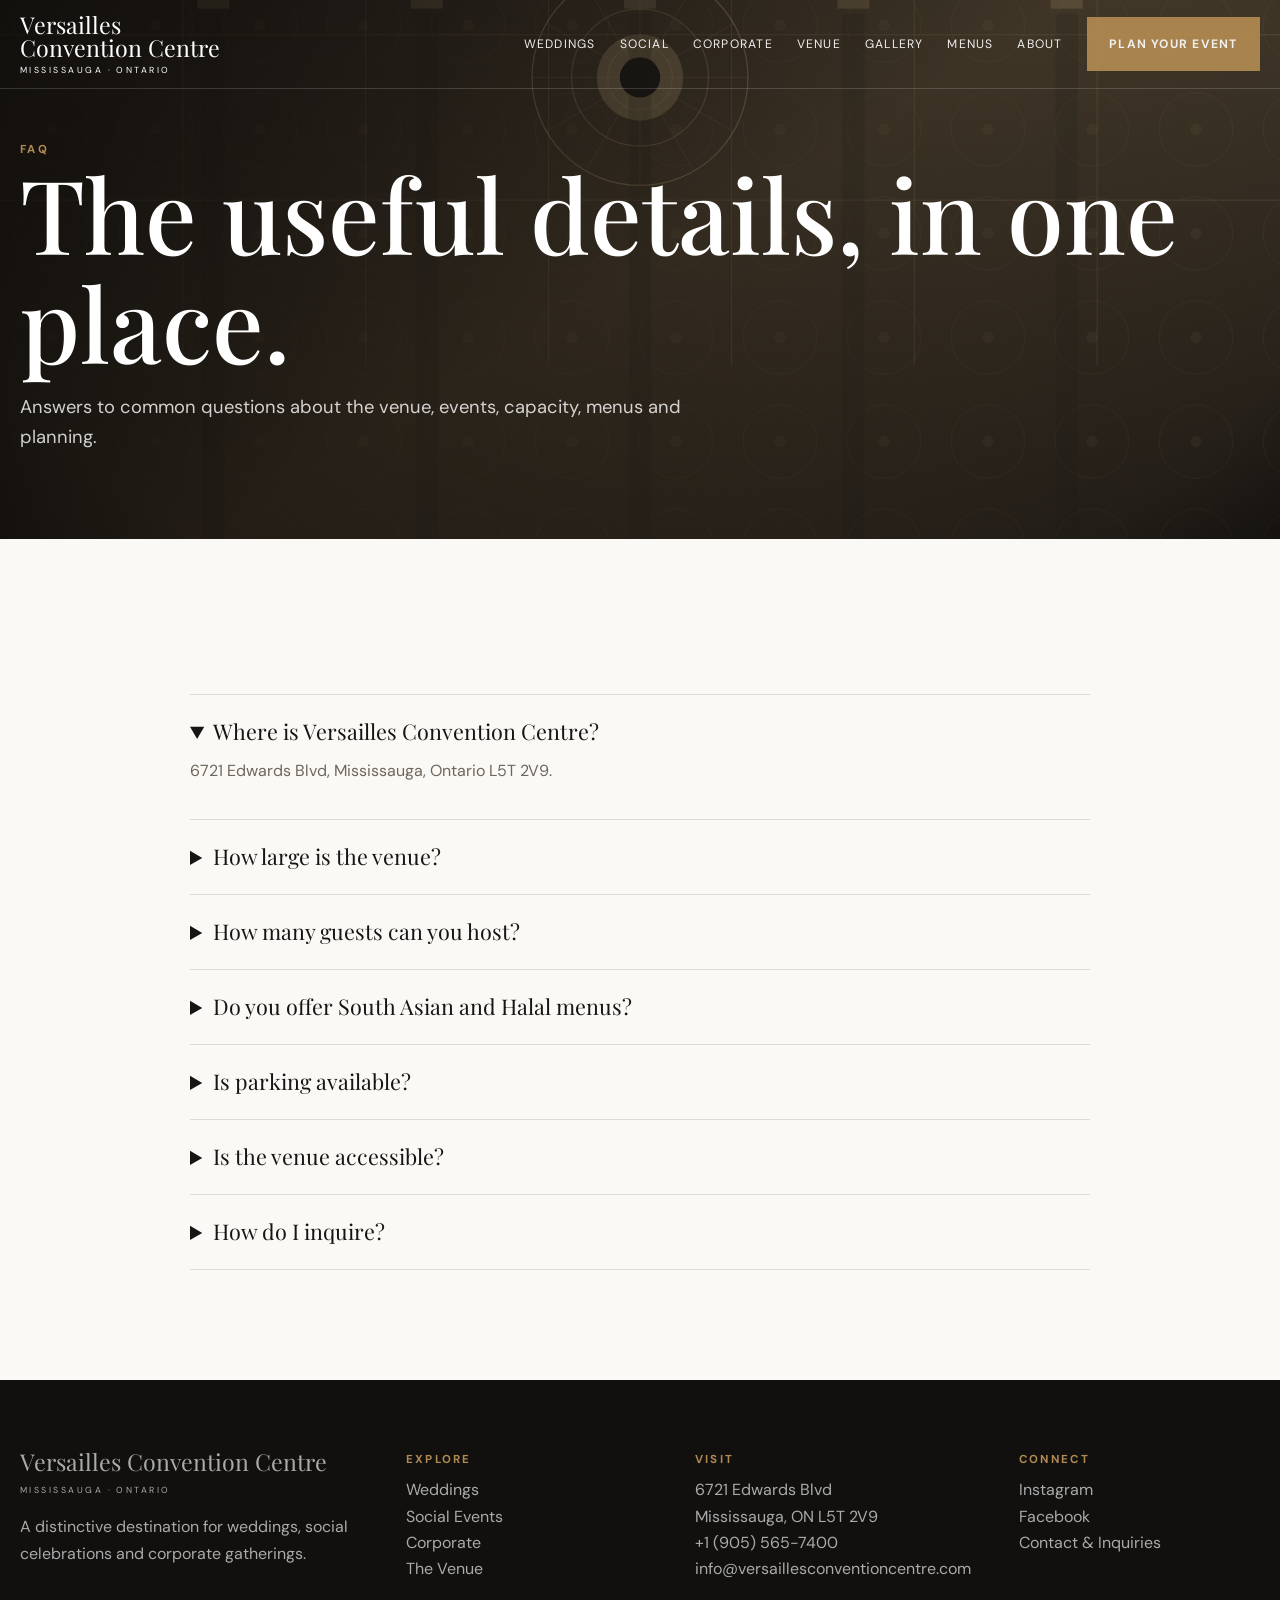
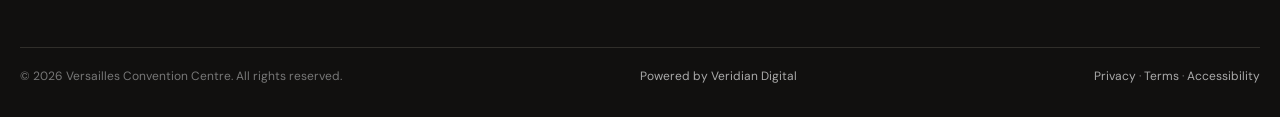
<file: faq.html>
<!doctype html>
<html lang="en">

<head>
    <meta name="viewport" content="width=device-width, initial-scale=1, viewport-fit=cover">
    <meta charset="utf-8">
    <meta name="color-scheme" content="dark">

    <title>FAQ | Versailles Convention Centre</title>

    <meta
        name="description"
        content="Luxury weddings, celebrations and corporate events at Versailles Convention Centre in Mississauga, Ontario."
    >
    <meta name="theme-color" content="#11100f">

    <link rel="stylesheet" href="css/styles.css">
    <link rel="icon" type="image/png" href="/favicon-96x96.png" sizes="96x96" />
    <link rel="icon" type="image/svg+xml" href="/favicon.svg" />
    <link rel="shortcut icon" href="/favicon.ico" />
    <link rel="apple-touch-icon" sizes="180x180" href="/apple-touch-icon.png" />
    <link rel="manifest" href="/site.webmanifest" />
</head>

<body>

    <a class="skip" href="#main">Skip to content</a>

    <header class="site-header">
        <div class="container nav">

            <a class="logo" href="index.html">
                Versailles Convention Centre
                <small>Mississauga · Ontario</small>
            </a>

            <button
                class="nav-toggle"
                aria-label="Open menu"
                aria-expanded="false"
            >
                ☰
            </button>

            <nav class="nav-links" aria-label="Primary navigation">
                <a href="weddings.html">Weddings</a>
                <a href="social-events.html">Social</a>
                <a href="corporate.html">Corporate</a>
                <a href="venue.html">Venue</a>
                <a href="gallery.html">Gallery</a>
                <a href="menus.html">Menus</a>
                <a href="about.html">About</a>
                <a class="btn btn-gold" href="contact.html">
                    Plan Your Event
                </a>
            </nav>

        </div>
    </header>

    <main id="main">

        <section
            class="page-hero"
            style="background-image:linear-gradient(90deg,rgba(12,10,8,.82),rgba(12,10,8,.25)),url('images/interior.svg')"
        >
            <div class="container">

                <div class="eyebrow">
                    FAQ
                </div>

                <h1>
                    The useful details, in one place.
                </h1>

                <p class="lead">
                    Answers to common questions about the venue, events, capacity, menus and planning.
                </p>

            </div>
        </section>

        <section class="section">
            <div class="container faq">

                <details open>
                    <summary>
                        Where is Versailles Convention Centre?
                    </summary>

                    <p>
                        6721 Edwards Blvd, Mississauga, Ontario L5T 2V9.
                    </p>
                </details>

                <details>
                    <summary>
                        How large is the venue?
                    </summary>

                    <p>
                        The venue is approximately 22,000 sq ft and includes four grand function rooms.
                    </p>
                </details>

                <details>
                    <summary>
                        How many guests can you host?
                    </summary>

                    <p>
                        Capacity depends on the room and configuration. Supplied setup figures indicate approximately 1,375 seated for a dinner wedding and up to approximately 2,875 standing for a cocktail reception. Confirm your specific layout with the venue.
                    </p>
                </details>

                <details>
                    <summary>
                        Do you offer South Asian and Halal menus?
                    </summary>

                    <p>
                        Yes. The culinary offering includes Western, Halal, Gujarati, South Asian and Southeast Asian specialties, subject to current menu availability.
                    </p>
                </details>

                <details>
                    <summary>
                        Is parking available?
                    </summary>

                    <p>
                        A dedicated surface parking lot is located at the rear of the venue, with free parking.
                    </p>
                </details>

                <details>
                    <summary>
                        Is the venue accessible?
                    </summary>

                    <p>
                        Wheelchair-accessible parking and restroom facilities are available.
                    </p>
                </details>

                <details>
                    <summary>
                        How do I inquire?
                    </summary>

                    <p>
                        Call +1 (905) 565-7400, email
                        <a href="mailto:info@versaillesconventioncentre.com">
                            info@versaillesconventioncentre.com
                        </a>,
                        or use the event inquiry form.
                    </p>
                </details>

            </div>
        </section>

    </main>

<!-- Footer -->
    <footer class="footer">
        <div class="container footer-grid">

            <div>
                <a class="logo" href="index.html">
                    Versailles Convention Centre
                    <small>Mississauga · Ontario</small>
                </a>

                <p style="margin-top:1.2rem">
                    A distinctive destination for weddings, social celebrations and corporate gatherings.
                </p>
            </div>

            <div>
                <div class="eyebrow">Explore</div>

                <p>
                    <a href="weddings.html">Weddings</a><br>
                    <a href="social-events.html">Social Events</a><br>
                    <a href="corporate.html">Corporate</a><br>
                    <a href="venue.html">The Venue</a>
                </p>
            </div>

            <div>
                <div class="eyebrow">Visit</div>

                <p>
                    6721 Edwards Blvd<br>
                    Mississauga, ON L5T 2V9<br>
                    <a href="tel:+19055657400">+1 (905) 565-7400</a><br>
                    <a href="mailto:info@versaillesconventioncentre.com">
                        info@versaillesconventioncentre.com
                    </a>
                </p>
            </div>

            <div>
                <div class="eyebrow">Connect</div>

                <p>
                    <a href="https://www.instagram.com/versaillesconvention/">
                        Instagram
                    </a><br>
                    <a href="https://www.facebook.com/VersaillesConventionCentre/">
                        Facebook
                    </a><br>
                    <a href="contact.html">Contact & Inquiries</a>
                </p>
            </div>

        </div>

        <div class="container footer-bottom">

            <span>
                © 2026 Versailles Convention Centre. All rights reserved.
            </span>

            <span>
                <a href="https://ca.linkedin.com/company/veridiandigital">Powered by Veridian Digital</a>
            </span>

            <span>
                <a href="privacy.html">Privacy</a>
                ·
                <a href="terms.html">Terms</a>
                ·
                <a href="accessibility.html">Accessibility</a>
            </span>

        </div>
    </footer>


    <!-- <div class="mobile-cta">
        <a href="tel:+19055657400">Call</a>
        <a href="contact.html">Inquire</a>
    </div> -->

    <script src="js/config.js"></script>
    <script src="js/site.js"></script>
    <script src="js/page-init.js"></script>

</body>

</html>
</file>
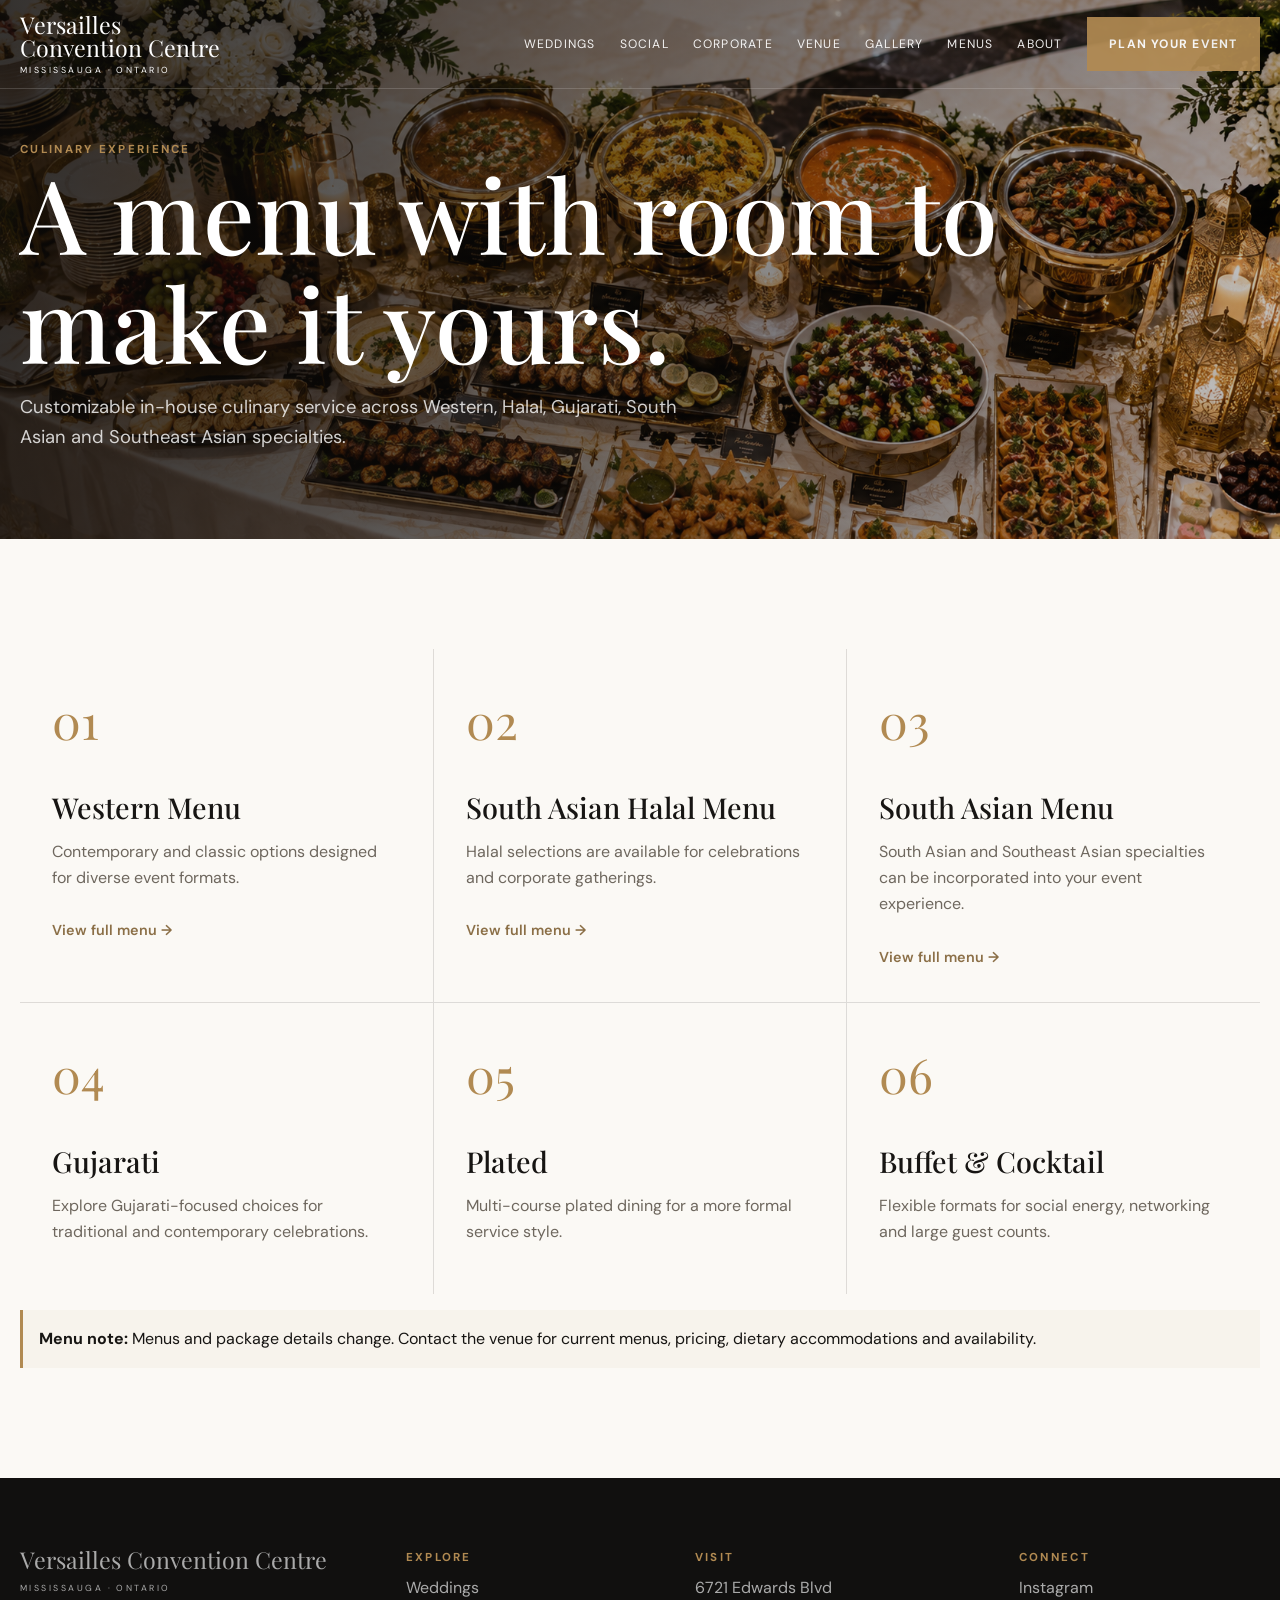
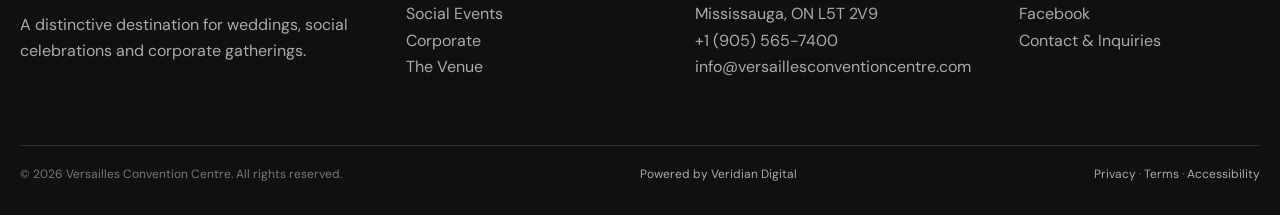
<file: menus.html>
<!doctype html>
<html lang="en">

<head>
    <meta name="viewport" content="width=device-width, initial-scale=1, viewport-fit=cover">
    <meta charset="utf-8">
    <meta name="color-scheme" content="dark">

    <title>Menus | Versailles Convention Centre</title>
    <meta
        name="description"
        content="Luxury weddings, celebrations and corporate events at Versailles Convention Centre in Mississauga, Ontario."
    >
    <meta name="theme-color" content="#11100f">

    <link rel="stylesheet" href="css/styles.css">
    <link rel="icon" type="image/png" href="/favicon-96x96.png" sizes="96x96" />
    <link rel="icon" type="image/svg+xml" href="/favicon.svg" />
    <link rel="shortcut icon" href="/favicon.ico" />
    <link rel="apple-touch-icon" sizes="180x180" href="/apple-touch-icon.png" />
    <link rel="manifest" href="/site.webmanifest" />
</head>

<body>

    <a class="skip" href="#main">Skip to content</a>

    <header class="site-header">
        <div class="container nav">

            <a class="logo" href="index.html">
                Versailles Convention Centre
                <small>Mississauga · Ontario</small>
            </a>

            <button
                class="nav-toggle"
                aria-label="Open menu"
                aria-expanded="false"
            >
                ☰
            </button>

            <nav class="nav-links" aria-label="Primary navigation">
                <a href="weddings.html">Weddings</a>
                <a href="social-events.html">Social</a>
                <a href="corporate.html">Corporate</a>
                <a href="venue.html">Venue</a>
                <a href="gallery.html">Gallery</a>
                <a href="menus.html">Menus</a>
                <a href="about.html">About</a>
                <a class="btn btn-gold" href="contact.html">
                    Plan Your Event
                </a>
            </nav>

        </div>
    </header>

    <main id="main">

        <section
            class="page-hero"
            style="background-image:linear-gradient(90deg,rgba(12,10,8,.82),rgba(12,10,8,.25)),url('images/food2.png')"
        >
            <div class="container">

                <div class="eyebrow">
                    Culinary Experience
                </div>

                <h1>
                    A menu with room to make it yours.
                </h1>

                <p class="lead">
                    Customizable in-house culinary service across Western, Halal, Gujarati, South Asian and Southeast Asian specialties.
                </p>

            </div>
        </section>

        <section class="section" data-no-reveal>
            <div class="container">

                <div class="cards">

                    <!-- Western Menu -->
                    <article
                        class="card"
                        onclick="window.open('pdfs/westernmenu.pdf', '_blank')"
                        style="cursor: pointer;"
                    >
                        <div class="num">01</div>

                        <h3>Western Menu</h3>

                        <p>
                            Contemporary and classic options designed for diverse event formats.
                        </p>

                        <span class="view-menu">View full menu →</span>
                    </article>

                    <!-- South Asian Halal Menu -->
                    <article
                        class="card"
                        onclick="window.open('pdfs/south-asian-halal-menu.pdf', '_blank')"
                        style="cursor: pointer;"
                    >
                        <div class="num">02</div>

                        <h3>South Asian Halal Menu</h3>

                        <p>
                            Halal selections are available for celebrations and corporate gatherings.
                        </p>

                        <span class="view-menu">View full menu →</span>
                    </article>

                    <!-- South Asian Menu -->
                    <article
                        class="card"
                        onclick="window.open('pdfs/south-asian-menu.pdf', '_blank')"
                        style="cursor: pointer;"
                    >
                        <div class="num">03</div>

                        <h3>South Asian Menu</h3>

                        <p>
                            South Asian and Southeast Asian specialties can be incorporated into your event experience.
                        </p>

                        <span class="view-menu">View full menu →</span>
                    </article>


                    <article class="card">
                        <div class="num">04</div>

                        <h3>Gujarati</h3>

                        <p>
                            Explore Gujarati-focused choices for traditional and contemporary celebrations.
                        </p>
                    </article>

                    <article class="card">
                        <div class="num">05</div>

                        <h3>Plated</h3>

                        <p>
                            Multi-course plated dining for a more formal service style.
                        </p>
                    </article>

                    <article class="card">
                        <div class="num">06</div>

                        <h3>Buffet & Cocktail</h3>

                        <p>
                            Flexible formats for social energy, networking and large guest counts.
                        </p>
                    </article>

                </div>

                <div class="notice">
                    <strong>Menu note:</strong>
                    Menus and package details change. Contact the venue for current menus, pricing, dietary accommodations and availability.
                </div>

            </div>
        </section>

    </main>

<!-- Footer -->
    <footer class="footer">
        <div class="container footer-grid">

            <div>
                <a class="logo" href="index.html">
                    Versailles Convention Centre
                    <small>Mississauga · Ontario</small>
                </a>

                <p style="margin-top:1.2rem">
                    A distinctive destination for weddings, social celebrations and corporate gatherings.
                </p>
            </div>

            <div>
                <div class="eyebrow">Explore</div>

                <p>
                    <a href="weddings.html">Weddings</a><br>
                    <a href="social-events.html">Social Events</a><br>
                    <a href="corporate.html">Corporate</a><br>
                    <a href="venue.html">The Venue</a>
                </p>
            </div>

            <div>
                <div class="eyebrow">Visit</div>

                <p>
                    6721 Edwards Blvd<br>
                    Mississauga, ON L5T 2V9<br>
                    <a href="tel:+19055657400">+1 (905) 565-7400</a><br>
                    <a href="mailto:info@versaillesconventioncentre.com">
                        info@versaillesconventioncentre.com
                    </a>
                </p>
            </div>

            <div>
                <div class="eyebrow">Connect</div>

                <p>
                    <a href="https://www.instagram.com/versaillesconvention/">
                        Instagram
                    </a><br>
                    <a href="https://www.facebook.com/VersaillesConventionCentre/">
                        Facebook
                    </a><br>
                    <a href="contact.html">Contact & Inquiries</a>
                </p>
            </div>

        </div>

        <div class="container footer-bottom">

            <span>
                © 2026 Versailles Convention Centre. All rights reserved.
            </span>

            <span>
                <a href="https://ca.linkedin.com/company/veridiandigital">Powered by Veridian Digital</a>
            </span>

            <span>
                <a href="privacy.html">Privacy</a>
                ·
                <a href="terms.html">Terms</a>
                ·
                <a href="accessibility.html">Accessibility</a>
            </span>

        </div>
    </footer>


    <!-- <div class="mobile-cta">
        <a href="tel:+19055657400">Call</a>
        <a href="contact.html">Inquire</a>
    </div> -->

    <script src="js/config.js"></script>
    <script src="js/site.js"></script>
    <script src="js/page-init.js"></script>

</body>

</html>
</file>
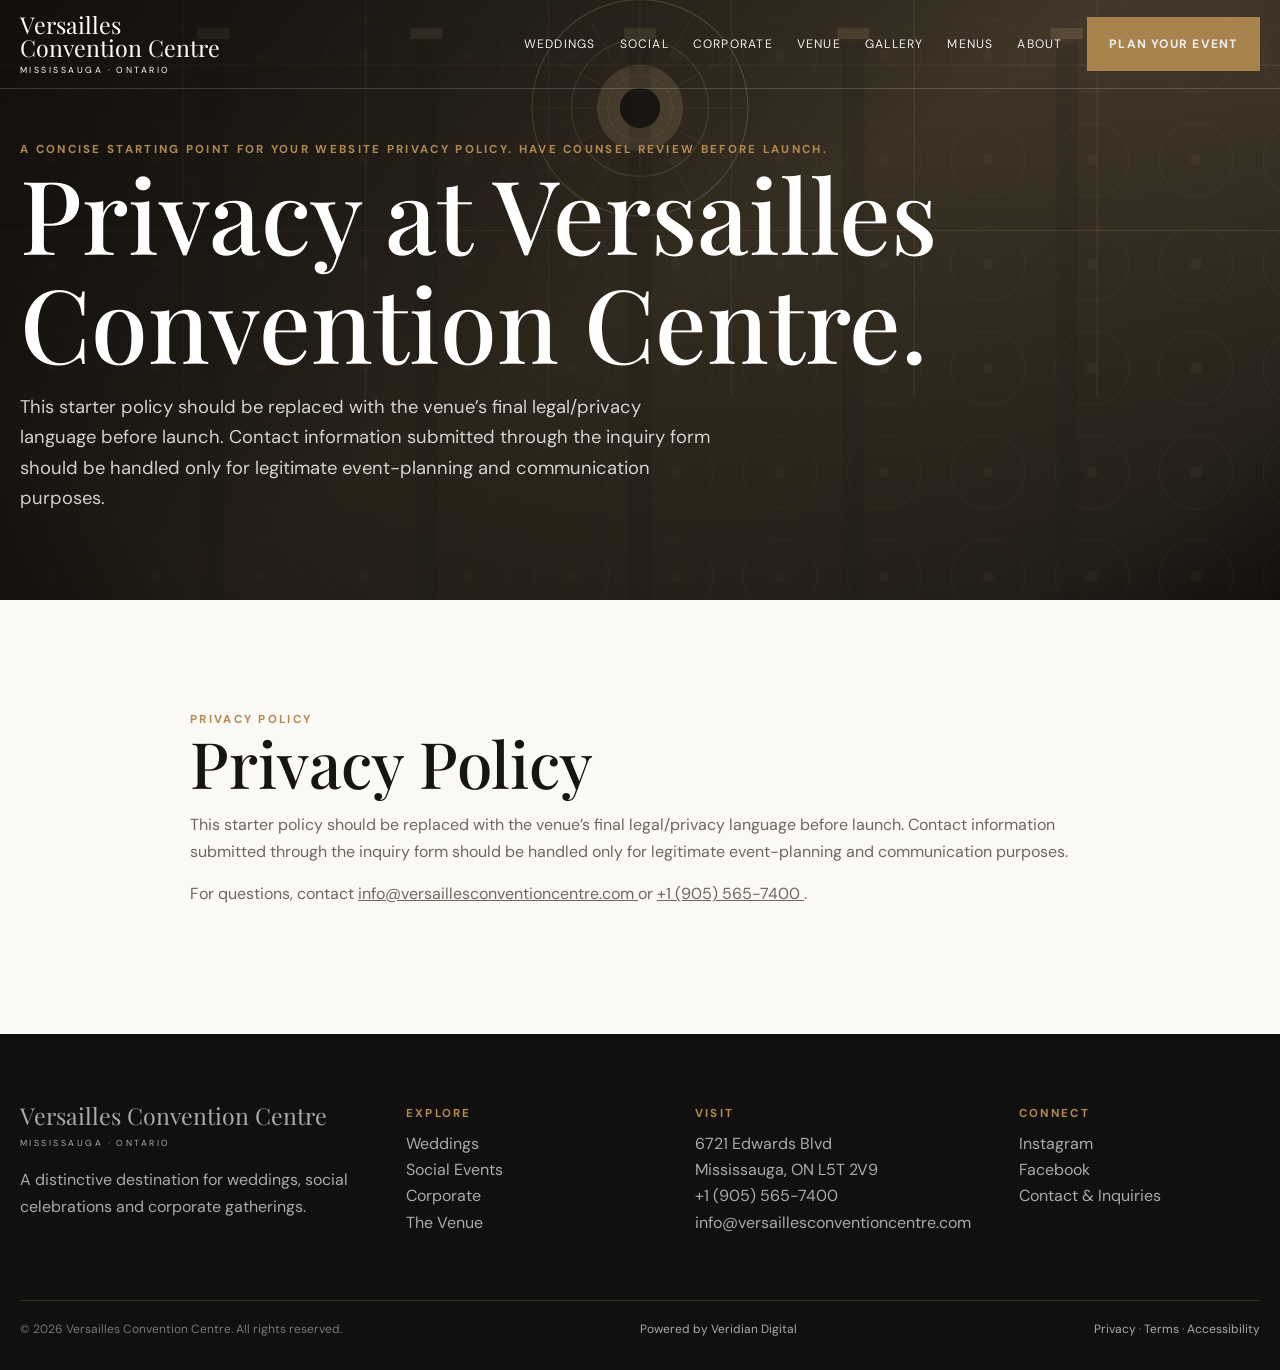
<file: privacy.html>
<!doctype html>
<html lang="en">

<head>
    <meta name="viewport" content="width=device-width, initial-scale=1, viewport-fit=cover">
    <meta charset="utf-8">
    <meta name="color-scheme" content="dark">

    <title>Privacy | Versailles Convention Centre</title>

    <meta
        name="description"
        content="Luxury weddings, celebrations and corporate events at Versailles Convention Centre in Mississauga, Ontario."
    >
    <meta name="theme-color" content="#11100f">

    <link rel="stylesheet" href="css/styles.css">
    <link rel="icon" type="image/png" href="/favicon-96x96.png" sizes="96x96" />
    <link rel="icon" type="image/svg+xml" href="/favicon.svg" />
    <link rel="shortcut icon" href="/favicon.ico" />
    <link rel="apple-touch-icon" sizes="180x180" href="/apple-touch-icon.png" />
    <link rel="manifest" href="/site.webmanifest" />
</head>

<body>

    <a class="skip" href="#main">Skip to content</a>

    <header class="site-header">
        <div class="container nav">

            <a class="logo" href="index.html">
                Versailles Convention Centre
                <small>Mississauga · Ontario</small>
            </a>

            <button
                class="nav-toggle"
                aria-label="Open menu"
                aria-expanded="false"
            >
                ☰
            </button>

            <nav class="nav-links" aria-label="Primary navigation">
                <a href="weddings.html">Weddings</a>
                <a href="social-events.html">Social</a>
                <a href="corporate.html">Corporate</a>
                <a href="venue.html">Venue</a>
                <a href="gallery.html">Gallery</a>
                <a href="menus.html">Menus</a>
                <a href="about.html">About</a>
                <a class="btn btn-gold" href="contact.html">
                    Plan Your Event
                </a>
            </nav>

        </div>
    </header>

    <main id="main">

        <section
            class="page-hero"
            style="background-image:linear-gradient(90deg,rgba(12,10,8,.82),rgba(12,10,8,.25)),url('images/interior.svg')"
        >
            <div class="container">

                <div class="eyebrow">
                    A concise starting point for your website privacy policy. Have counsel review before launch.
                </div>

                <h1>
                    Privacy at Versailles Convention Centre.
                </h1>

                <p class="lead">
                    This starter policy should be replaced with the venue’s final legal/privacy language before launch. Contact information submitted through the inquiry form should be handled only for legitimate event-planning and communication purposes.
                </p>

            </div>
        </section>

        <section class="section" data-no-reveal>
            <div class="container" style="max-width:900px">

                <div class="eyebrow">
                    Privacy Policy
                </div>

                <h2>
                    Privacy Policy
                </h2>

                <p>
                    This starter policy should be replaced with the venue’s final legal/privacy language before launch. Contact information submitted through the inquiry form should be handled only for legitimate event-planning and communication purposes.
                </p>

                <p class=>
                    For questions, contact
                    <a href="mailto:info@versaillesconventioncentre.com">
                        info@versaillesconventioncentre.com
                    </a>
                    or
                    <a href="tel:+19055657400">
                        +1 (905) 565-7400
                    </a>.
                </p>

            </div>
        </section>

    </main>

<!-- Footer -->
    <footer class="footer">
        <div class="container footer-grid">

            <div>
                <a class="logo" href="index.html">
                    Versailles Convention Centre
                    <small>Mississauga · Ontario</small>
                </a>

                <p style="margin-top:1.2rem">
                    A distinctive destination for weddings, social celebrations and corporate gatherings.
                </p>
            </div>

            <div>
                <div class="eyebrow">Explore</div>

                <p>
                    <a href="weddings.html">Weddings</a><br>
                    <a href="social-events.html">Social Events</a><br>
                    <a href="corporate.html">Corporate</a><br>
                    <a href="venue.html">The Venue</a>
                </p>
            </div>

            <div>
                <div class="eyebrow">Visit</div>

                <p>
                    6721 Edwards Blvd<br>
                    Mississauga, ON L5T 2V9<br>
                    <a href="tel:+19055657400">+1 (905) 565-7400</a><br>
                    <a href="mailto:info@versaillesconventioncentre.com">
                        info@versaillesconventioncentre.com
                    </a>
                </p>
            </div>

            <div>
                <div class="eyebrow">Connect</div>

                <p>
                    <a href="https://www.instagram.com/versaillesconvention/">
                        Instagram
                    </a><br>
                    <a href="https://www.facebook.com/VersaillesConventionCentre/">
                        Facebook
                    </a><br>
                    <a href="contact.html">Contact & Inquiries</a>
                </p>
            </div>

        </div>

        <div class="container footer-bottom">

            <span>
                © 2026 Versailles Convention Centre. All rights reserved.
            </span>

            <span>
                <a href="https://ca.linkedin.com/company/veridiandigital">Powered by Veridian Digital</a>
            </span>

            <span>
                <a href="privacy.html">Privacy</a>
                ·
                <a href="terms.html">Terms</a>
                ·
                <a href="accessibility.html">Accessibility</a>
            </span>

        </div>
    </footer>


    <!-- <div class="mobile-cta">
        <a href="tel:+19055657400">Call</a>
        <a href="contact.html">Inquire</a>
    </div> -->

    <script src="js/config.js"></script>
    <script src="js/site.js"></script>
    <script src="js/page-init.js"></script>

</body>

</html>
</file>
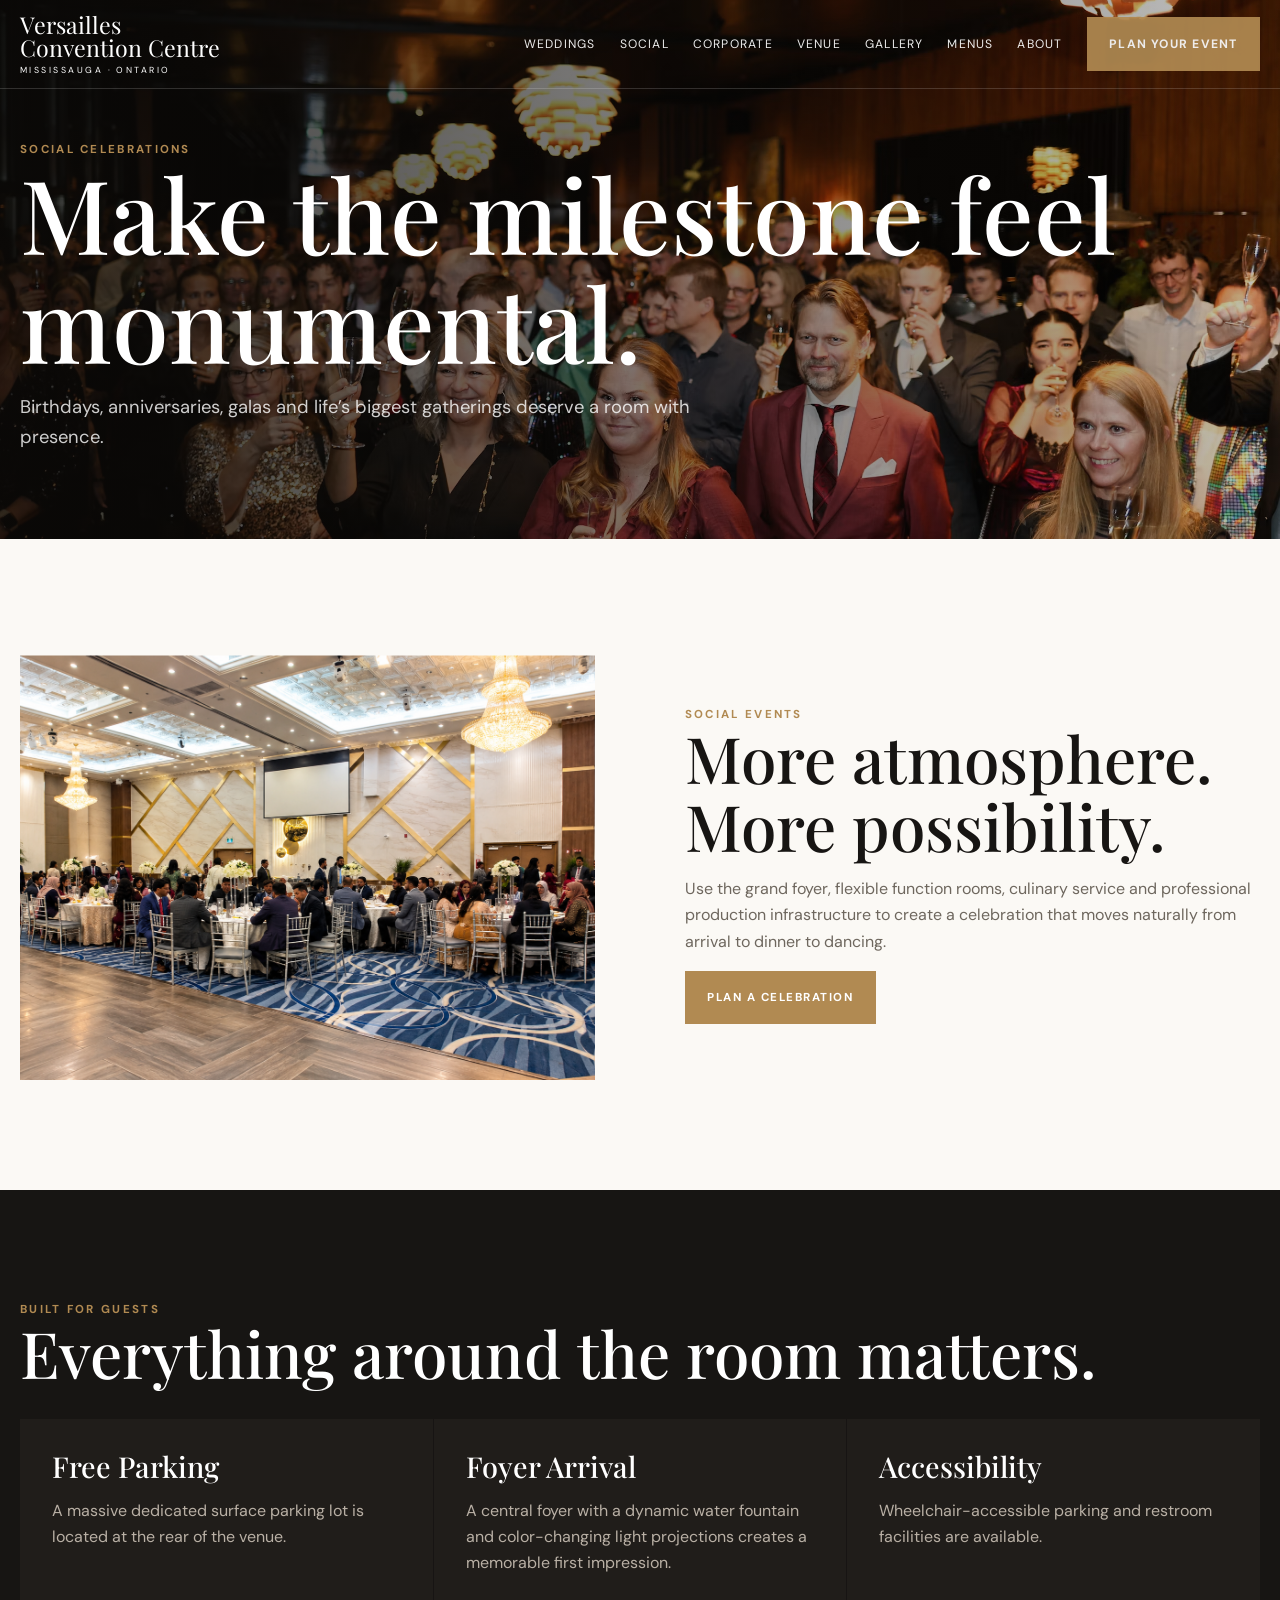
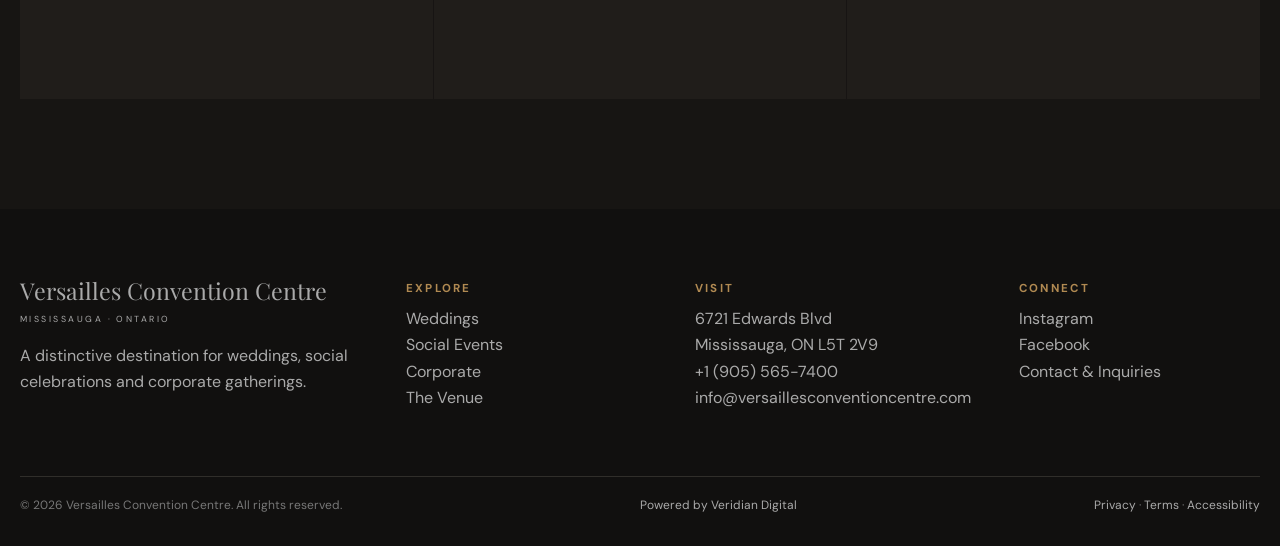
<file: social-events.html>
<!doctype html>
<html lang="en">

<head>
    <meta name="viewport" content="width=device-width, initial-scale=1, viewport-fit=cover">
    <meta charset="utf-8">
    <meta name="color-scheme" content="dark">

    <title>Social Events | Versailles Convention Centre</title>
    <meta
        name="description"
        content="Luxury weddings, celebrations and corporate events at Versailles Convention Centre in Mississauga, Ontario."
    >
    <meta name="theme-color" content="#11100f">

    <link rel="stylesheet" href="css/styles.css">
    <link rel="icon" type="image/png" href="/favicon-96x96.png" sizes="96x96" />
    <link rel="icon" type="image/svg+xml" href="/favicon.svg" />
    <link rel="shortcut icon" href="/favicon.ico" />
    <link rel="apple-touch-icon" sizes="180x180" href="/apple-touch-icon.png" />
    <link rel="manifest" href="/site.webmanifest" />
</head>

<body>

    <a class="skip" href="#main">Skip to content</a>

    <header class="site-header">
        <div class="container nav">

            <a class="logo" href="index.html">
                Versailles Convention Centre
                <small>Mississauga · Ontario</small>
            </a>

            <button
                class="nav-toggle"
                aria-label="Open menu"
                aria-expanded="false"
            >
                ☰
            </button>

            <nav class="nav-links" aria-label="Primary navigation">
                <a href="weddings.html">Weddings</a>
                <a href="social-events.html">Social</a>
                <a href="corporate.html">Corporate</a>
                <a href="venue.html">Venue</a>
                <a href="gallery.html">Gallery</a>
                <a href="menus.html">Menus</a>
                <a href="about.html">About</a>
                <a class="btn btn-gold" href="contact.html">
                    Plan Your Event
                </a>
            </nav>

        </div>
    </header>

    <main id="main">

        <section
            class="page-hero"
            style="background-image:linear-gradient(90deg,rgba(12,10,8,.82),rgba(12,10,8,.25)),url('images/social.avif')"
        >
            <div class="container">

                <div class="eyebrow">
                    Social Celebrations
                </div>

                <h1>
                    Make the milestone feel monumental.
                </h1>

                <p class="lead">
                    Birthdays, anniversaries, galas and life’s biggest gatherings deserve a room with presence.
                </p>

            </div>
        </section>

        <section class="section">
            <div class="container split">

                <div class="media">
                    <img
                        src="images/people.png"
                        alt="Abstract placeholder representing the central foyer fountain"
                    >
                </div>

                <div>
                    <div class="eyebrow">
                        Social Events
                    </div>

                    <h2>
                        More atmosphere. More possibility.
                    </h2>

                    <p>
                        Use the grand foyer, flexible function rooms, culinary service and professional production infrastructure to create a celebration that moves naturally from arrival to dinner to dancing.
                    </p>

                    <a class="btn btn-gold" href="contact.html">
                        Plan A Celebration
                    </a>
                </div>

            </div>
        </section>

        <section class="section dark">
            <div class="container">

                <div class="eyebrow">
                    Built For Guests
                </div>

                <h2>
                    Everything around the room matters.
                </h2>

                <div class="cards" style="margin-top:2rem">

                    <article class="card">
                        <h3>Free Parking</h3>

                        <p>
                            A massive dedicated surface parking lot is located at the rear of the venue.
                        </p>
                    </article>

                    <article class="card">
                        <h3>Foyer Arrival</h3>

                        <p>
                            A central foyer with a dynamic water fountain and color-changing light projections creates a memorable first impression.
                        </p>
                    </article>

                    <article class="card">
                        <h3>Accessibility</h3>

                        <p>
                            Wheelchair-accessible parking and restroom facilities are available.
                        </p>
                    </article>

                </div>

            </div>
        </section>

    </main>

<!-- Footer -->
    <footer class="footer">
        <div class="container footer-grid">

            <div>
                <a class="logo" href="index.html">
                    Versailles Convention Centre
                    <small>Mississauga · Ontario</small>
                </a>

                <p style="margin-top:1.2rem">
                    A distinctive destination for weddings, social celebrations and corporate gatherings.
                </p>
            </div>

            <div>
                <div class="eyebrow">Explore</div>

                <p>
                    <a href="weddings.html">Weddings</a><br>
                    <a href="social-events.html">Social Events</a><br>
                    <a href="corporate.html">Corporate</a><br>
                    <a href="venue.html">The Venue</a>
                </p>
            </div>

            <div>
                <div class="eyebrow">Visit</div>

                <p>
                    6721 Edwards Blvd<br>
                    Mississauga, ON L5T 2V9<br>
                    <a href="tel:+19055657400">+1 (905) 565-7400</a><br>
                    <a href="mailto:info@versaillesconventioncentre.com">
                        info@versaillesconventioncentre.com
                    </a>
                </p>
            </div>

            <div>
                <div class="eyebrow">Connect</div>

                <p>
                    <a href="https://www.instagram.com/versaillesconvention/">
                        Instagram
                    </a><br>
                    <a href="https://www.facebook.com/VersaillesConventionCentre/">
                        Facebook
                    </a><br>
                    <a href="contact.html">Contact & Inquiries</a>
                </p>
            </div>

        </div>

        <div class="container footer-bottom">

            <span>
                © 2026 Versailles Convention Centre. All rights reserved.
            </span>

            <span>
                <a href="https://ca.linkedin.com/company/veridiandigital">Powered by Veridian Digital</a>
            </span>

            <span>
                <a href="privacy.html">Privacy</a>
                ·
                <a href="terms.html">Terms</a>
                ·
                <a href="accessibility.html">Accessibility</a>
            </span>

        </div>
    </footer>


    <!-- <div class="mobile-cta">
        <a href="tel:+19055657400">Call</a>
        <a href="contact.html">Inquire</a>
    </div> -->

    <script src="js/config.js"></script>
    <script src="js/site.js"></script>
    <script src="js/page-init.js"></script>

</body>

</html>
</file>
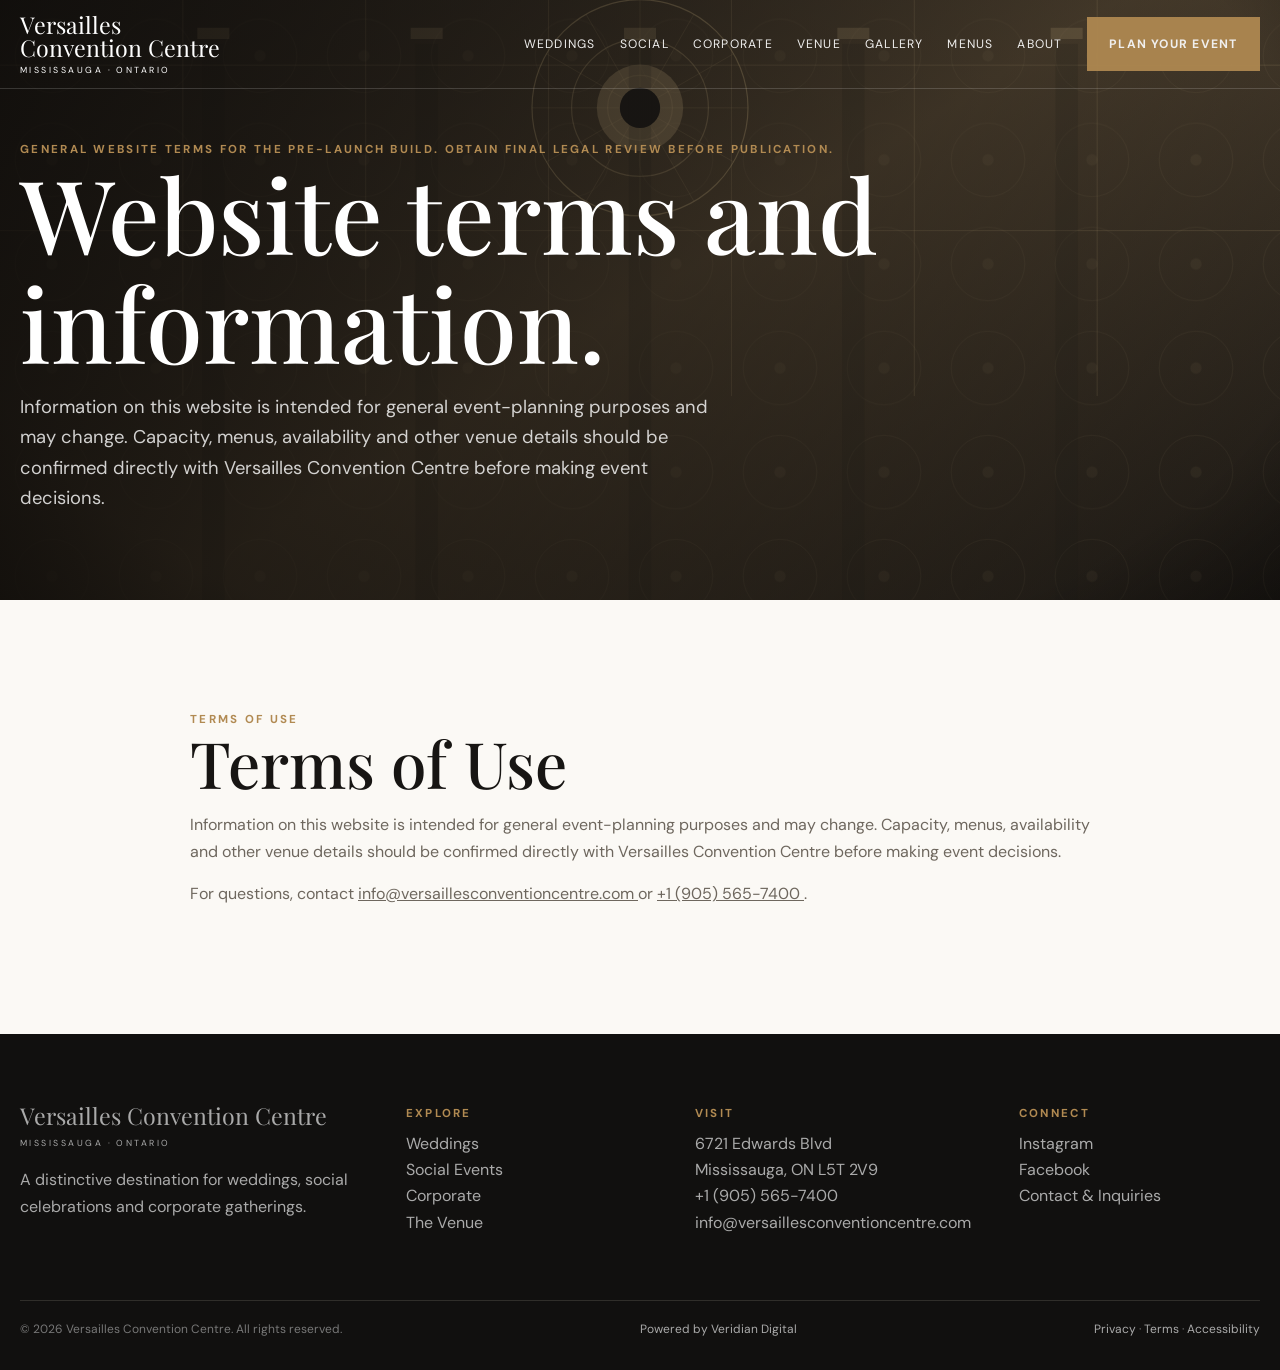
<file: terms.html>
<!doctype html>
<html lang="en">

<head>
    <meta name="viewport" content="width=device-width, initial-scale=1, viewport-fit=cover">
    <meta charset="utf-8">
    <meta name="color-scheme" content="dark">

    <title>Terms | Versailles Convention Centre</title>

    <meta
        name="description"
        content="Luxury weddings, celebrations and corporate events at Versailles Convention Centre in Mississauga, Ontario."
    >
    <meta name="theme-color" content="#11100f">

    <link rel="stylesheet" href="css/styles.css">
    <link rel="icon" type="image/png" href="/favicon-96x96.png" sizes="96x96" />
    <link rel="icon" type="image/svg+xml" href="/favicon.svg" />
    <link rel="shortcut icon" href="/favicon.ico" />
    <link rel="apple-touch-icon" sizes="180x180" href="/apple-touch-icon.png" />
    <link rel="manifest" href="/site.webmanifest" />
</head>

<body>

    <a class="skip" href="#main">Skip to content</a>

    <header class="site-header">
        <div class="container nav">

            <a class="logo" href="index.html">
                Versailles Convention Centre
                <small>Mississauga · Ontario</small>
            </a>

            <button
                class="nav-toggle"
                aria-label="Open menu"
                aria-expanded="false"
            >
                ☰
            </button>

            <nav class="nav-links" aria-label="Primary navigation">
                <a href="weddings.html">Weddings</a>
                <a href="social-events.html">Social</a>
                <a href="corporate.html">Corporate</a>
                <a href="venue.html">Venue</a>
                <a href="gallery.html">Gallery</a>
                <a href="menus.html">Menus</a>
                <a href="about.html">About</a>
                <a class="btn btn-gold" href="contact.html">
                    Plan Your Event
                </a>
            </nav>

        </div>
    </header>

    <main id="main">

        <section
            class="page-hero"
            style="background-image:linear-gradient(90deg,rgba(12,10,8,.82),rgba(12,10,8,.25)),url('images/interior.svg')"
        >
            <div class="container">

                <div class="eyebrow">
                    General website terms for the pre-launch build. Obtain final legal review before publication.
                </div>

                <h1>
                    Website terms and information.
                </h1>

                <p class="lead">
                    Information on this website is intended for general event-planning purposes and may change. Capacity, menus, availability and other venue details should be confirmed directly with Versailles Convention Centre before making event decisions.
                </p>

            </div>
        </section>

        <section class="section" data-no-reveal>
            <div class="container" style="max-width:900px">

                <div class="eyebrow">
                    Terms of Use
                </div>

                <h2>
                    Terms of Use
                </h2>

                <p>
                    Information on this website is intended for general event-planning purposes and may change. Capacity, menus, availability and other venue details should be confirmed directly with Versailles Convention Centre before making event decisions.
                </p>

                <p>
                    For questions, contact
                    <a href="mailto:info@versaillesconventioncentre.com">
                        info@versaillesconventioncentre.com
                    </a>
                    or
                    <a href="tel:+19055657400">
                        +1 (905) 565-7400
                    </a>.
                </p>

            </div>
        </section>

    </main>

<!-- Footer -->
    <footer class="footer">
        <div class="container footer-grid">

            <div>
                <a class="logo" href="index.html">
                    Versailles Convention Centre
                    <small>Mississauga · Ontario</small>
                </a>

                <p style="margin-top:1.2rem">
                    A distinctive destination for weddings, social celebrations and corporate gatherings.
                </p>
            </div>

            <div>
                <div class="eyebrow">Explore</div>

                <p>
                    <a href="weddings.html">Weddings</a><br>
                    <a href="social-events.html">Social Events</a><br>
                    <a href="corporate.html">Corporate</a><br>
                    <a href="venue.html">The Venue</a>
                </p>
            </div>

            <div>
                <div class="eyebrow">Visit</div>

                <p>
                    6721 Edwards Blvd<br>
                    Mississauga, ON L5T 2V9<br>
                    <a href="tel:+19055657400">+1 (905) 565-7400</a><br>
                    <a href="mailto:info@versaillesconventioncentre.com">
                        info@versaillesconventioncentre.com
                    </a>
                </p>
            </div>

            <div>
                <div class="eyebrow">Connect</div>

                <p>
                    <a href="https://www.instagram.com/versaillesconvention/">
                        Instagram
                    </a><br>
                    <a href="https://www.facebook.com/VersaillesConventionCentre/">
                        Facebook
                    </a><br>
                    <a href="contact.html">Contact & Inquiries</a>
                </p>
            </div>

        </div>

        <div class="container footer-bottom">

            <span>
                © 2026 Versailles Convention Centre. All rights reserved.
            </span>

            <span>
                <a href="https://ca.linkedin.com/company/veridiandigital">Powered by Veridian Digital</a>
            </span>

            <span>
                <a href="privacy.html">Privacy</a>
                ·
                <a href="terms.html">Terms</a>
                ·
                <a href="accessibility.html">Accessibility</a>
            </span>

        </div>
    </footer>


    <!-- <div class="mobile-cta">
        <a href="tel:+19055657400">Call</a>
        <a href="contact.html">Inquire</a>
    </div> -->

    <script src="js/config.js"></script>
    <script src="js/site.js"></script>
    <script src="js/page-init.js"></script>

</body>

</html>
</file>
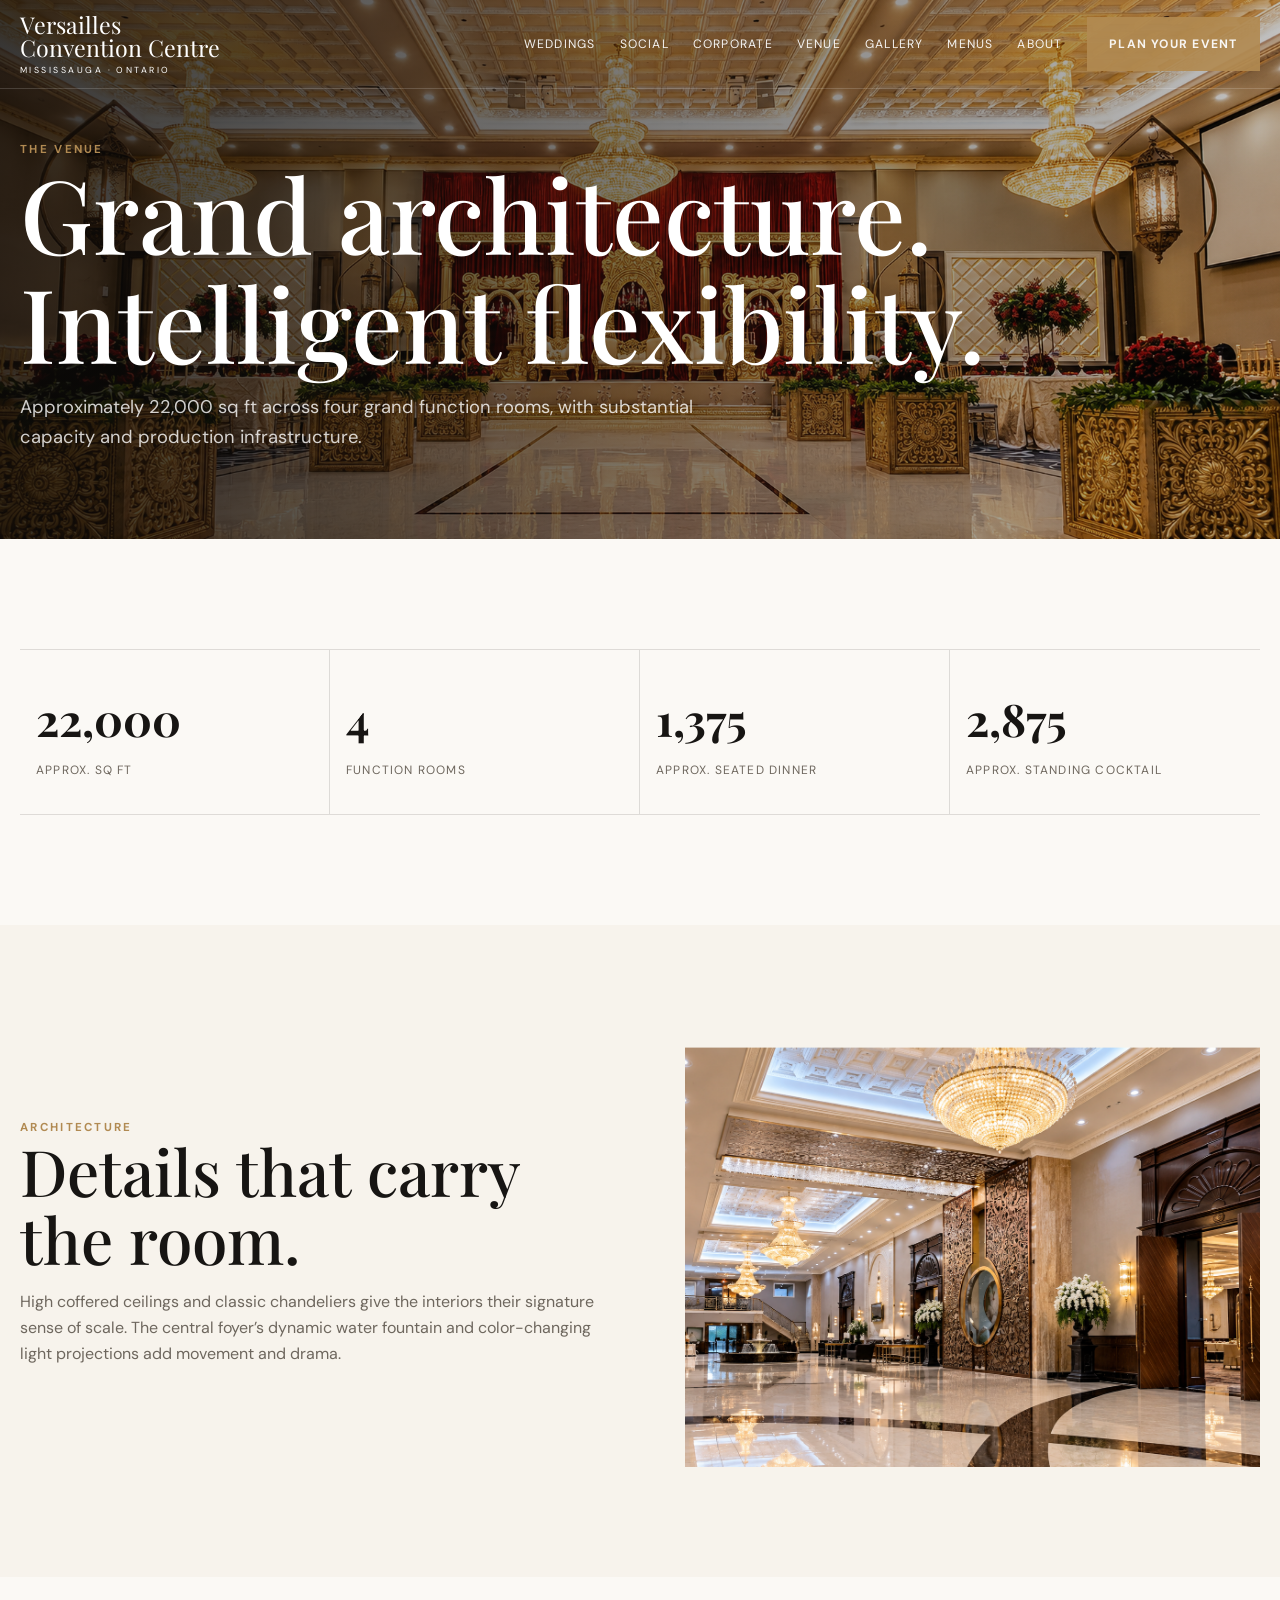
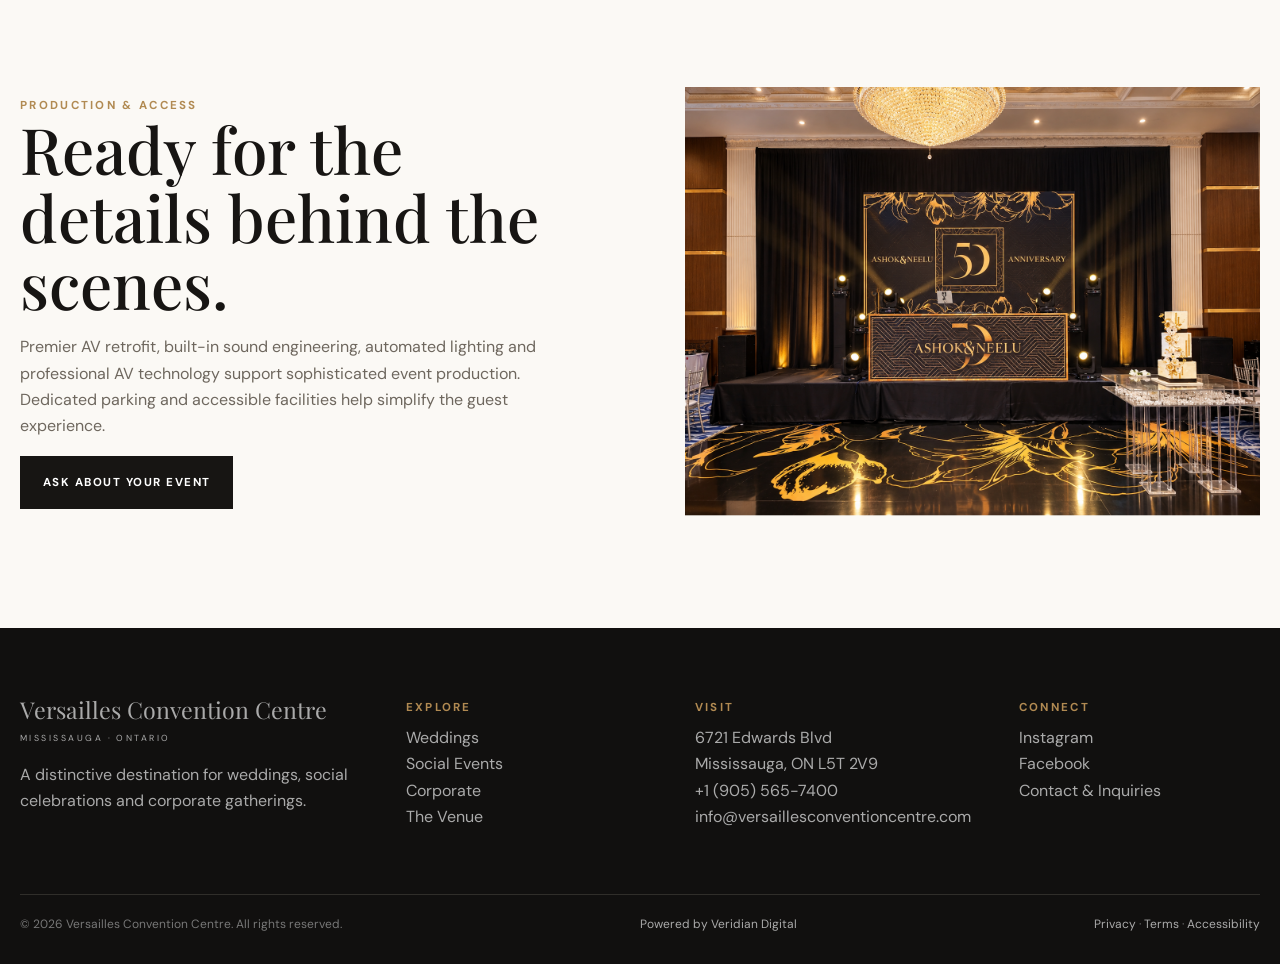
<file: venue.html>
<!doctype html>
<html lang="en">

<head>
    <meta name="viewport" content="width=device-width, initial-scale=1, viewport-fit=cover">
    <meta charset="utf-8">
    <meta name="color-scheme" content="dark">

    <title>The Venue | Versailles Convention Centre</title>
    <meta
        name="description"
        content="Luxury weddings, celebrations and corporate events at Versailles Convention Centre in Mississauga, Ontario."
    >
    <meta name="theme-color" content="#11100f">

    <link rel="stylesheet" href="css/styles.css">
    <link rel="icon" type="image/png" href="/favicon-96x96.png" sizes="96x96" />
    <link rel="icon" type="image/svg+xml" href="/favicon.svg" />
    <link rel="shortcut icon" href="/favicon.ico" />
    <link rel="apple-touch-icon" sizes="180x180" href="/apple-touch-icon.png" />
    <link rel="manifest" href="/site.webmanifest" />
</head>

<body>

    <a class="skip" href="#main">Skip to content</a>

    <header class="site-header">
        <div class="container nav">

            <a class="logo" href="index.html">
                Versailles Convention Centre
                <small>Mississauga · Ontario</small>
            </a>

            <button
                class="nav-toggle"
                aria-label="Open menu"
                aria-expanded="false"
            >
                ☰
            </button>

            <nav class="nav-links" aria-label="Primary navigation">
                <a href="weddings.html">Weddings</a>
                <a href="social-events.html">Social</a>
                <a href="corporate.html">Corporate</a>
                <a href="venue.html">Venue</a>
                <a href="gallery.html">Gallery</a>
                <a href="menus.html">Menus</a>
                <a href="about.html">About</a>
                <a class="btn btn-gold" href="contact.html">
                    Plan Your Event
                </a>
            </nav>

        </div>
    </header>

    <main id="main">

        <section
            class="page-hero"
            style="background-image:linear-gradient(90deg,rgba(12,10,8,.82),rgba(12,10,8,.25)),url('images/venue.png')"
        >
            <div class="container">

                <div class="eyebrow">The Venue</div>

                <h1>Grand architecture. Intelligent flexibility.</h1>

                <p class="lead">
                    Approximately 22,000 sq ft across four grand function rooms,
                    with substantial capacity and production infrastructure.
                </p>

            </div>
        </section>

        <section class="section" data-no-reveal>
            <div class="container">

                <div class="stats">

                    <div class="stat">
                        <strong>22,000</strong>
                        <span>Approx. sq ft</span>
                    </div>

                    <div class="stat">
                        <strong>4</strong>
                        <span>Function rooms</span>
                    </div>

                    <div class="stat">
                        <strong>1,375</strong>
                        <span>Approx. seated dinner</span>
                    </div>

                    <div class="stat">
                        <strong>2,875</strong>
                        <span>Approx. standing cocktail</span>
                    </div>

                </div>

            </div>
        </section>

        <section class="section ivory">
            <div class="container split">

                <div>
                    <div class="eyebrow">Architecture</div>

                    <h2>
                        Details that carry the room.
                    </h2>

                    <p>
                        High coffered ceilings and classic chandeliers give the
                        interiors their signature sense of scale. The central
                        foyer’s dynamic water fountain and color-changing light
                        projections add movement and drama.
                    </p>
                </div>

                <div class="media">
                    <img
                        src="images/details.png"
                        alt="Abstract placeholder representing the venue foyer fountain"
                    >
                </div>

            </div>
        </section>

        <section class="section">
            <div class="container split reverse">

                <div class="media">
                    <img
                        src="images/AV.png"
                        alt="Abstract placeholder representing professional event production"
                    >
                </div>

                <div>
                    <div class="eyebrow">
                        Production & Access
                    </div>

                    <h2>
                        Ready for the details behind the scenes.
                    </h2>

                    <p>
                        Premier AV retrofit, built-in sound engineering,
                        automated lighting and professional AV technology
                        support sophisticated event production. Dedicated
                        parking and accessible facilities help simplify the
                        guest experience.
                    </p>

                    <a class="btn btn-dark" href="contact.html">
                        Ask About Your Event
                    </a>
                </div>

            </div>
        </section>

    </main>

<!-- Footer -->
    <footer class="footer">
        <div class="container footer-grid">

            <div>
                <a class="logo" href="index.html">
                    Versailles Convention Centre
                    <small>Mississauga · Ontario</small>
                </a>

                <p style="margin-top:1.2rem">
                    A distinctive destination for weddings, social celebrations and corporate gatherings.
                </p>
            </div>

            <div>
                <div class="eyebrow">Explore</div>

                <p>
                    <a href="weddings.html">Weddings</a><br>
                    <a href="social-events.html">Social Events</a><br>
                    <a href="corporate.html">Corporate</a><br>
                    <a href="venue.html">The Venue</a>
                </p>
            </div>

            <div>
                <div class="eyebrow">Visit</div>

                <p>
                    6721 Edwards Blvd<br>
                    Mississauga, ON L5T 2V9<br>
                    <a href="tel:+19055657400">+1 (905) 565-7400</a><br>
                    <a href="mailto:info@versaillesconventioncentre.com">
                        info@versaillesconventioncentre.com
                    </a>
                </p>
            </div>

            <div>
                <div class="eyebrow">Connect</div>

                <p>
                    <a href="https://www.instagram.com/versaillesconvention/">
                        Instagram
                    </a><br>
                    <a href="https://www.facebook.com/VersaillesConventionCentre/">
                        Facebook
                    </a><br>
                    <a href="contact.html">Contact & Inquiries</a>
                </p>
            </div>

        </div>

        <div class="container footer-bottom">

            <span>
                © 2026 Versailles Convention Centre. All rights reserved.
            </span>

            <span>
                <a href="https://ca.linkedin.com/company/veridiandigital">Powered by Veridian Digital</a>
            </span>

            <span>
                <a href="privacy.html">Privacy</a>
                ·
                <a href="terms.html">Terms</a>
                ·
                <a href="accessibility.html">Accessibility</a>
            </span>

        </div>
    </footer>


    <!-- <div class="mobile-cta">
        <a href="tel:+19055657400">Call</a>
        <a href="contact.html">Inquire</a>
    </div> -->

    <script src="js/config.js"></script>
    <script src="js/site.js"></script>
    <script src="js/page-init.js"></script>
</body>

</html>
</file>
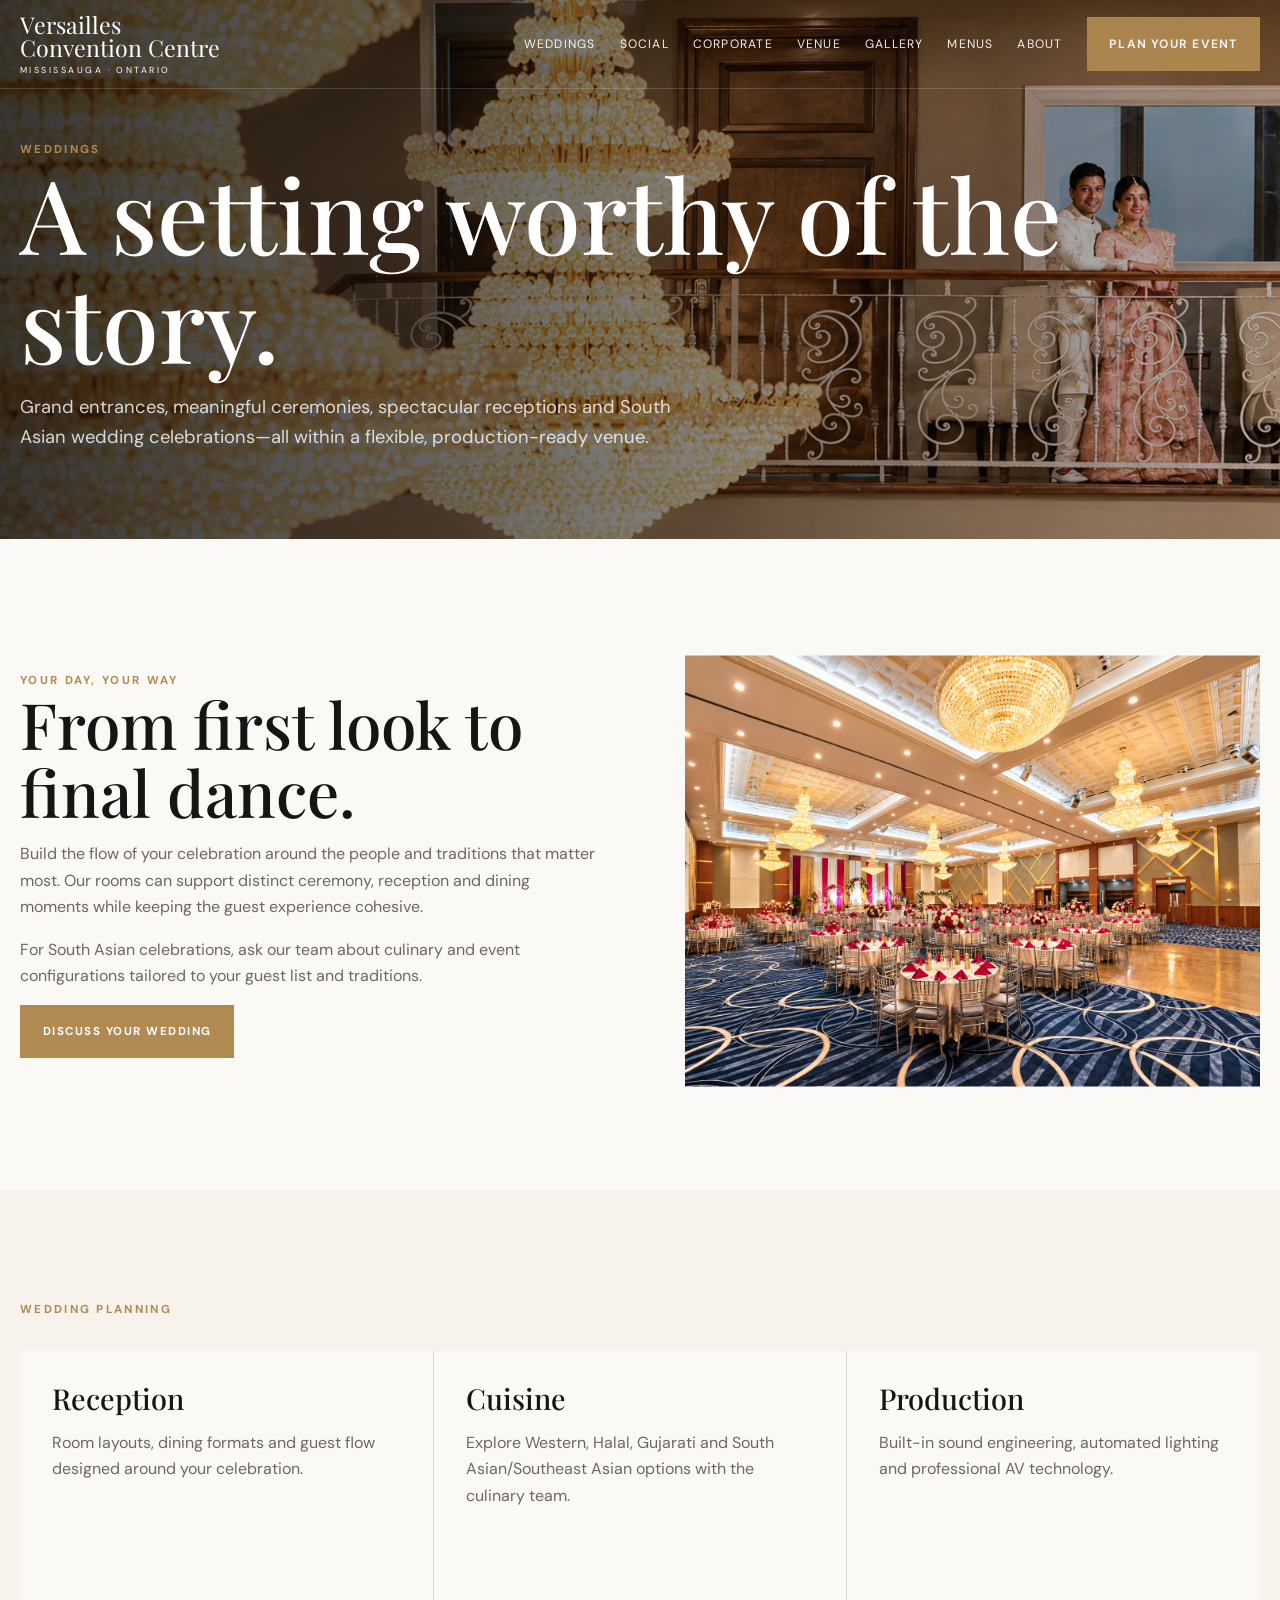
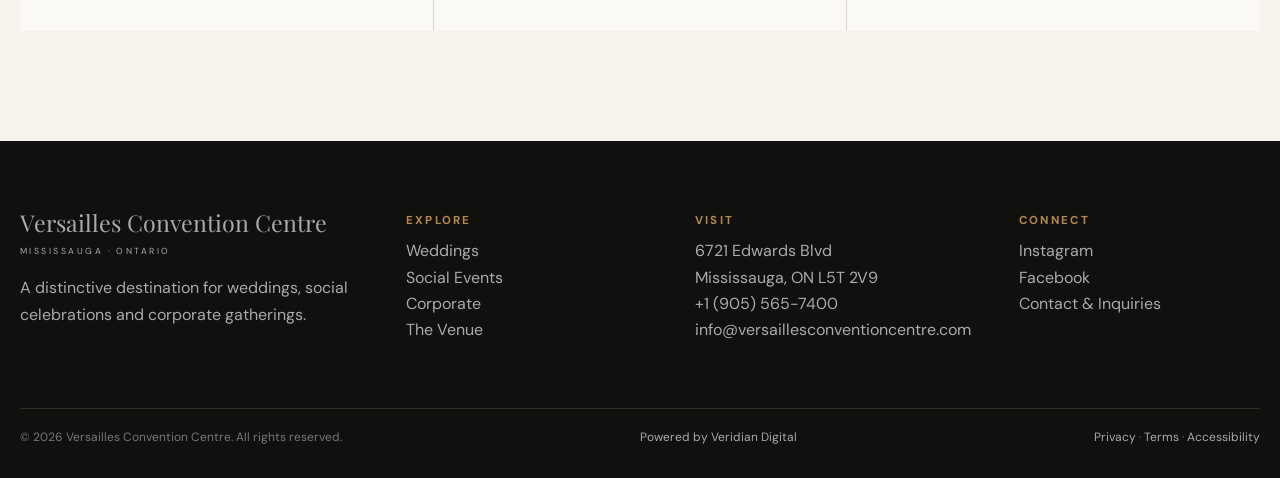
<file: weddings.html>
<!doctype html>
<html lang="en">

<head>
    <meta name="viewport" content="width=device-width, initial-scale=1, viewport-fit=cover">
    <meta charset="utf-8">
    <meta name="color-scheme" content="dark">

    <title>Weddings | Versailles Convention Centre</title>
    <meta
        name="description"
        content="Luxury weddings, celebrations and corporate events at Versailles Convention Centre in Mississauga, Ontario."
    >
    <meta name="theme-color" content="#11100f">

    <link rel="stylesheet" href="css/styles.css">
    <link rel="icon" type="image/png" href="/favicon-96x96.png" sizes="96x96" />
    <link rel="icon" type="image/svg+xml" href="/favicon.svg" />
    <link rel="shortcut icon" href="/favicon.ico" />
    <link rel="apple-touch-icon" sizes="180x180" href="/apple-touch-icon.png" />
    <link rel="manifest" href="/site.webmanifest" />
</head>

<body>

    <a class="skip" href="#main">Skip to content</a>

    <header class="site-header">
        <div class="container nav">

            <a class="logo" href="index.html">
                Versailles Convention Centre
                <small>Mississauga · Ontario</small>
            </a>

            <button
                class="nav-toggle"
                aria-label="Open menu"
                aria-expanded="false"
            >
                ☰
            </button>

            <nav class="nav-links" aria-label="Primary navigation">
                <a href="weddings.html">Weddings</a>
                <a href="social-events.html">Social</a>
                <a href="corporate.html">Corporate</a>
                <a href="venue.html">Venue</a>
                <a href="gallery.html">Gallery</a>
                <a href="menus.html">Menus</a>
                <a href="about.html">About</a>
                <a class="btn btn-gold" href="contact.html">
                    Plan Your Event
                </a>
            </nav>

        </div>
    </header>

    <main id="main">

        <section
            class="page-hero"
            style="background-image:linear-gradient(90deg,rgba(12,10,8,.82),rgba(12,10,8,.25)),url('images/wedding.png')"
        >
            <div class="container">

                <div class="eyebrow">Weddings</div>

                <h1>A setting worthy of the story.</h1>

                <p class="lead">
                    Grand entrances, meaningful ceremonies, spectacular receptions and South Asian wedding celebrations—all within a flexible, production-ready venue.
                </p>

            </div>
        </section>

        <section class="section" data-no-reveal>
            <div class="container split">

                <div>
                    <div class="eyebrow">
                        Your Day, Your Way
                    </div>

                    <h2>
                        From first look to final dance.
                    </h2>

                    <p>
                        Build the flow of your celebration around the people and traditions that matter most. Our rooms can support distinct ceremony, reception and dining moments while keeping the guest experience cohesive.
                    </p>

                    <p>
                        For South Asian celebrations, ask our team about culinary and event configurations tailored to your guest list and traditions.
                    </p>

                    <a class="btn btn-gold" href="contact.html">
                        Discuss Your Wedding
                    </a>
                </div>

                <div class="media">
                    <img
                        src="images/interior.png"
                        alt="Abstract placeholder representing wedding venue interiors"
                    >
                </div>

            </div>
        </section>

        <section class="section ivory">
            <div class="container">

                <div class="eyebrow">
                    Wedding Planning
                </div>

                <div class="cards" style="margin-top:2rem">

                    <article class="card">
                        <h3>Reception</h3>

                        <p>
                            Room layouts, dining formats and guest flow designed around your celebration.
                        </p>
                    </article>

                    <article class="card">
                        <h3>Cuisine</h3>

                        <p>
                            Explore Western, Halal, Gujarati and South Asian/Southeast Asian options with the culinary team.
                        </p>
                    </article>

                    <article class="card">
                        <h3>Production</h3>

                        <p>
                            Built-in sound engineering, automated lighting and professional AV technology.
                        </p>
                    </article>

                </div>
            </div>
        </section>

    </main>

<!-- Footer -->
    <footer class="footer">
        <div class="container footer-grid">

            <div>
                <a class="logo" href="index.html">
                    Versailles Convention Centre
                    <small>Mississauga · Ontario</small>
                </a>

                <p style="margin-top:1.2rem">
                    A distinctive destination for weddings, social celebrations and corporate gatherings.
                </p>
            </div>

            <div>
                <div class="eyebrow">Explore</div>

                <p>
                    <a href="weddings.html">Weddings</a><br>
                    <a href="social-events.html">Social Events</a><br>
                    <a href="corporate.html">Corporate</a><br>
                    <a href="venue.html">The Venue</a>
                </p>
            </div>

            <div>
                <div class="eyebrow">Visit</div>

                <p>
                    6721 Edwards Blvd<br>
                    Mississauga, ON L5T 2V9<br>
                    <a href="tel:+19055657400">+1 (905) 565-7400</a><br>
                    <a href="mailto:info@versaillesconventioncentre.com">
                        info@versaillesconventioncentre.com
                    </a>
                </p>
            </div>

            <div>
                <div class="eyebrow">Connect</div>

                <p>
                    <a href="https://www.instagram.com/versaillesconvention/">
                        Instagram
                    </a><br>
                    <a href="https://www.facebook.com/VersaillesConventionCentre/">
                        Facebook
                    </a><br>
                    <a href="contact.html">Contact & Inquiries</a>
                </p>
            </div>

        </div>

        <div class="container footer-bottom">

            <span>
                © 2026 Versailles Convention Centre. All rights reserved.
            </span>

            <span>
                <a href="https://ca.linkedin.com/company/veridiandigital">Powered by Veridian Digital</a>
            </span>

            <span>
                <a href="privacy.html">Privacy</a>
                ·
                <a href="terms.html">Terms</a>
                ·
                <a href="accessibility.html">Accessibility</a>
            </span>

        </div>
    </footer>


    <!-- <div class="mobile-cta">
        <a href="tel:+19055657400">Call</a>
        <a href="contact.html">Inquire</a>
    </div> -->

    <script src="js/config.js"></script>
    <script src="js/site.js"></script>
    <script src="js/page-init.js"></script>

</body>

</html>
</file>
<file: css/styles.css>
@import url('https://fonts.googleapis.com/css2?family=DM+Sans:wght@400;500;600;700&family=Playfair+Display:wght@500;600;700&display=swap');

:root{
  --ink:#171513;--ink2:#24211e;--ivory:#f7f3ec;--paper:#fbf9f5;--gold:#b18a52;
  --gold2:#d6bb88;--stone:#d9d0c2;--muted:#6e675e;--line:rgba(23,21,19,.13);
  --serif:"Playfair Display",Georgia,serif;--sans:"DM Sans",Arial,sans-serif;
  --shadow:0 25px 70px rgba(0,0,0,.12);--max:1280px;
  --ease:cubic-bezier(.22,1,.36,1);--ease-soft:cubic-bezier(.16,1,.3,1);
  --t-micro:180ms;--t-fast:300ms;--t-standard:600ms;--t-cinematic:900ms;
}

*{box-sizing:border-box}html{
    scroll-behavior:smooth;
    background-color:#11100f;
}body{margin:0;color:var(--ink);background:var(--paper);font-family:var(--sans);line-height:1.65}
img{display:block;width:100%;height:auto}a{color:inherit}button,input,select,textarea{font:inherit}

.skip{position:fixed;left:1rem;top:-100px;background:var(--gold);color:#fff;padding:.7rem 1rem;z-index:9999}.skip:focus{top:1rem}

.container{width:min(var(--max),calc(100% - 40px));margin:auto}.eyebrow{font-size:.72rem;letter-spacing:.2em;text-transform:uppercase;font-weight:700;color:var(--gold)}

h1,h2,h3{font-family:var(--serif);font-weight:500;line-height:1.06;margin:0 0 1rem}h1{font-size:clamp(3.4rem,8vw,7.6rem)}h2{font-size:clamp(2.4rem,5vw,4.8rem)}h3{font-size:1.8rem}

p{margin:.5rem 0 1rem;color:var(--muted)}.lead{font-size:1.15rem;max-width:700px}

.btn{display:inline-flex;align-items:center;justify-content:center;gap:.7rem;border:1px solid transparent;padding:1rem 1.35rem;text-decoration:none;text-transform:uppercase;letter-spacing:.13em;font-size:.72rem;font-weight:700;cursor:pointer;transition:background-color var(--t-fast) var(--ease),color var(--t-fast) var(--ease),border-color var(--t-fast) var(--ease),transform var(--t-fast) var(--ease),box-shadow var(--t-fast) var(--ease)}

.btn:active{transform:translateY(0) scale(.97)}

.btn:focus-visible{outline:2px solid var(--gold2);outline-offset:3px}

.btn-gold{background:var(--gold);color:#fff}.btn-gold:hover{background:#94713f;transform:translateY(-2px);box-shadow:0 14px 30px rgba(148,113,63,.35)}.btn-gold:active{box-shadow:none}

.btn-light{background:rgba(255,255,255,.06);border-color:rgba(255,255,255,.4);color:#fff}.btn-light:hover{background:#fff;color:var(--ink);transform:translateY(-2px)}

.btn-dark{background:var(--ink);color:#fff}.btn-dark:hover{background:var(--gold);transform:translateY(-2px)}

.site-header{position:fixed;top:0;left:0;right:0;z-index:50;color:#fff;border-bottom:1px solid rgba(255,255,255,.16);background:rgba(17,16,15,0);transition:background-color var(--t-standard) var(--ease),border-color var(--t-standard) var(--ease),box-shadow var(--t-standard) var(--ease)}

.site-header.is-scrolled{background:rgba(17,16,15,.94);backdrop-filter:blur(10px);-webkit-backdrop-filter:blur(10px);border-bottom-color:rgba(255,255,255,.08);box-shadow:0 12px 34px rgba(0,0,0,.22)}

.nav{height:88px;display:flex;align-items:center;justify-content:space-between;gap:2rem}.logo{font-family:var(--serif);font-size:1.45rem;line-height:1.02;text-decoration:none;max-width:220px}.logo small{display:block;font-family:var(--sans);font-size:.55rem;letter-spacing:.28em;text-transform:uppercase;margin-top:.4rem}

.nav-links{display:flex;align-items:center;gap:1.5rem}.nav-links a{text-decoration:none;font-size:.76rem;text-transform:uppercase;letter-spacing:.1em;opacity:.92}.nav-links a:hover{color:var(--gold2)}

.nav-toggle{display:none;background:none;border:0;color:#fff;font-size:1.5rem;transition:color var(--t-fast) var(--ease)}.hero{min-height:88vh;display:grid;place-items:end start;position:relative;overflow:hidden;background:linear-gradient(90deg,rgba(12,10,8,.82),rgba(12,10,8,.25)),url('../images/hero-venue.png') center/cover;color:#fff;padding:150px 0 90px;animation:heroSettle 1.6s var(--ease) both}

.hero-inner{max-width:980px}.hero h1{max-width:1000px}.hero p{color:rgba(255,255,255,.82);max-width:650px}.hero-actions{display:flex;gap:.8rem;flex-wrap:wrap;margin-top:2rem}

.hero-inner .eyebrow{animation:revealUp .8s var(--ease-soft) .3s both}

.hero-inner h1{animation:revealUp .9s var(--ease-soft) .45s both}

.hero-inner .lead{animation:revealUp .8s var(--ease-soft) .65s both}

.hero-inner .hero-actions{animation:revealUp .8s var(--ease-soft) .85s both}

.page-hero{min-height:52vh;display:grid;align-items:end;position:relative;overflow:hidden;background:linear-gradient(90deg,rgba(12,10,8,.82),rgba(12,10,8,.25)),url('../images/interior.svg') center/cover;color:#fff;padding:140px 0 70px;animation:heroSettle 1.3s var(--ease) both}.page-hero p{color:rgba(255,255,255,.8)}

.page-hero .container>.eyebrow{animation:revealUp .7s var(--ease-soft) .15s both}

.page-hero .container>h1{animation:revealUp .8s var(--ease-soft) .3s both}

.page-hero .container>.lead{animation:revealUp .7s var(--ease-soft) .45s both}

@keyframes heroSettle{from{transform:scale(1.045)}to{transform:scale(1)}}

@keyframes revealUp{from{opacity:0;transform:translateY(18px)}to{opacity:1;transform:none}}

.section{padding:110px 0}.section-tight{padding:75px 0}.dark{background:var(--ink);color:#fff}.dark p{color:#b9b0a5}.ivory{background:var(--ivory)}

.split{display:grid;grid-template-columns:1fr 1fr;gap:clamp(2.5rem,7vw,8rem);align-items:center}.split.reverse .media{order:2}.media img{aspect-ratio:4/3;object-fit:cover}.caption{font-size:.72rem;text-transform:uppercase;letter-spacing:.12em;margin-top:.7rem;color:var(--muted)}

.editorial{display:grid;grid-template-columns:1.25fr .75fr;gap:6rem;align-items:end}.editorial .big{font-size:clamp(2rem,3.4vw,3.4rem);font-family:var(--serif);line-height:1.2}

.cards{display:grid;grid-template-columns:repeat(3,1fr);gap:1px;background:var(--line)}.card{background:var(--paper);padding:2rem;min-height:280px;transition:transform var(--t-standard) var(--ease),box-shadow var(--t-standard) var(--ease);position:relative;z-index:1}.dark .card{background:#201d1a}.card .num{font-family:var(--serif);font-size:3rem;color:var(--gold);margin-bottom:2rem;transition:transform var(--t-standard) var(--ease)}

@media(hover:hover) and (pointer:fine){.card:hover{transform:translateY(-6px);box-shadow:var(--shadow);z-index:2}.card:hover .num{transform:translateY(-2px)}}

.feature-grid{display:grid;grid-template-columns:1.6fr 1fr;gap:1rem}.feature-grid .large{min-height:620px}.feature-grid .small{min-height:300px}.tile{position:relative;overflow:hidden;background:#29251f}.tile img{height:100%;object-fit:cover;transition:transform .7s}.tile:hover img{transform:scale(1.035)}.tile-copy{position:absolute;inset:auto 0 0;padding:2rem;color:#fff;background:linear-gradient(transparent,rgba(0,0,0,.78))}.tile-copy p{color:#eee}

.stats{display:grid;grid-template-columns:repeat(4,1fr);border-top:1px solid var(--line);border-bottom:1px solid var(--line)}.stat{padding:2rem 1rem;border-right:1px solid var(--line)}.stat:last-child{border:0}.stat strong{font-family:var(--serif);font-size:2.8rem;display:block;font-variant-numeric:tabular-nums}.stat span{font-size:.75rem;text-transform:uppercase;letter-spacing:.1em;color:var(--muted)}

.quote{font-family:var(--serif);font-size:clamp(2rem,4vw,4rem);line-height:1.15;max-width:900px}.quote-mark{font-size:5rem;color:var(--gold);line-height:.5}

.gallery{display:grid;grid-template-columns:repeat(12,1fr);gap:10px}.gallery button{border:0;padding:0;background:none;cursor:pointer;overflow:hidden;position:relative}.gallery img{height:100%;object-fit:cover;transition:transform .6s var(--ease)}.gallery button::before{content:"";position:absolute;inset:0;background:linear-gradient(transparent 45%,rgba(0,0,0,.5));opacity:0;transition:opacity var(--t-standard) var(--ease);pointer-events:none}.gallery button::after{content:"View";position:absolute;right:16px;bottom:16px;color:#fff;font-size:.68rem;text-transform:uppercase;letter-spacing:.16em;font-weight:700;opacity:0;transform:translateY(8px);transition:opacity var(--t-standard) var(--ease),transform var(--t-standard) var(--ease);pointer-events:none}.g1{grid-column:span 7;height:520px}.g2{grid-column:span 5;height:520px}.g3,.g4,.g5{grid-column:span 4;height:320px}

@media(hover:hover) and (pointer:fine){.gallery button:hover img{transform:scale(1.04)}.gallery button:hover::before,.gallery button:focus-visible::before{opacity:1}.gallery button:hover::after,.gallery button:focus-visible::after{opacity:1;transform:none}.gallery button:hover,.gallery button:focus-visible{cursor:zoom-in}}

.lightbox{position:fixed;inset:0;background:rgba(0,0,0,.92);display:grid;place-items:center;padding:5vw;z-index:200;opacity:0;visibility:hidden;transition:opacity var(--t-standard) var(--ease);}.lightbox.open{opacity:1;visibility:visible}.lightbox img{max-width:1100px;max-height:82vh;width:auto;opacity:0;transform:scale(.96);transition:opacity var(--t-standard) var(--ease),transform var(--t-standard) var(--ease)}.lightbox img.is-loaded{opacity:1;transform:scale(1)}.lightbox button{position:absolute;background:none;color:#fff;border:0;cursor:pointer;transition:opacity var(--t-fast) var(--ease),transform var(--t-fast) var(--ease)}.lightbox button:hover{opacity:.72}.lightbox [data-close]{right:2rem;top:1.5rem;font-size:2rem}.lightbox [data-prev],.lightbox [data-next]{top:50%;transform:translateY(-50%);font-size:2.6rem;padding:.5rem 1rem}.lightbox [data-prev]:hover,.lightbox [data-next]:hover{transform:translateY(-50%) scale(1.12);opacity:.72}.lightbox [data-prev]{left:1rem}.lightbox [data-next]{right:1rem}

.form-wrap{display:grid;grid-template-columns:.7fr 1.3fr;gap:5rem}.form-grid{display:grid;grid-template-columns:1fr 1fr;gap:1rem}.field{display:flex;flex-direction:column;gap:.4rem}.field.full{grid-column:1/-1}.field label{font-size:.74rem;text-transform:uppercase;letter-spacing:.1em;font-weight:700}.field input,
.field select,
.field textarea {
  border: 1px solid var(--line);
  background: #fff;
  color: #171513;
  padding: .9rem;
  transition: border-color var(--t-fast) var(--ease), box-shadow var(--t-fast) var(--ease);
}.field input::placeholder,
.field textarea::placeholder {
  color: #6e675e;
  opacity: 1;
}

.field select {
  color: #171513;
}

.field option {
  color: #171513;
  background: #fff;
}.field input:focus,.field select:focus,.field textarea:focus{outline:none;border-color:var(--gold);box-shadow:0 0 0 3px rgba(177,138,82,.16)}.field textarea{min-height:150px;resize:vertical}.notice{padding:1rem;border-left:3px solid var(--gold);background:var(--ivory);margin-top:1rem;animation:revealUp .5s var(--ease-soft) both}

.btn[disabled]{opacity:.7;cursor:progress}

.faq{border-top:1px solid var(--line)}.faq details{border-bottom:1px solid var(--line);padding:1.2rem 0}.faq summary{cursor:pointer;font-family:var(--serif);font-size:1.35rem}

.footer{background:#11100f;color:#fff;padding:70px 0 30px}.footer-grid{display:grid;grid-template-columns:1.4fr 1fr 1fr 1fr;gap:3rem}.footer p,.footer a{color:#aaa;text-decoration:none;transition:color var(--t-fast) var(--ease)}.footer a:hover{color:#fff}.footer-bottom{border-top:1px solid #302e2a;margin-top:3rem;padding-top:1.2rem;display:flex;justify-content:space-between;gap:1rem;font-size:.75rem;color:#777}

.mobile-cta{display:none}

.mobile-cta a{transition:transform var(--t-micro) var(--ease),opacity var(--t-micro) var(--ease)}.mobile-cta a:active{transform:scale(.96)}

@media(max-width:900px){.nav-links{display:flex;position:absolute;top:88px;left:0;right:0;background:#161412;flex-direction:column;align-items:flex-start;padding:0 20px;max-height:0;overflow:hidden;opacity:0;pointer-events:none;transition:max-height var(--t-cinematic) var(--ease),opacity var(--t-fast) var(--ease),padding var(--t-standard) var(--ease)}.nav-toggle{display:block}.nav-links.open{max-height:70vh;opacity:1;pointer-events:auto;padding:1.5rem 20px}.nav-links a,.nav-links .btn{opacity:0;transform:translateY(10px);transition:opacity var(--t-standard) var(--ease),transform var(--t-standard) var(--ease)}.nav-links.open a,.nav-links.open .btn{opacity:1;transform:none}.nav-links.open a:nth-child(1){transition-delay:.05s}.nav-links.open a:nth-child(2){transition-delay:.1s}.nav-links.open a:nth-child(3){transition-delay:.15s}.nav-links.open a:nth-child(4){transition-delay:.2s}.nav-links.open a:nth-child(5){transition-delay:.25s}.nav-links.open a:nth-child(6){transition-delay:.3s}.nav-links.open a:nth-child(7){transition-delay:.35s}.nav-links.open .btn{transition-delay:.4s}.hero{min-height:78vh;padding-bottom:70px}.split,.editorial,.form-wrap,.feature-grid{grid-template-columns:1fr}.split.reverse .media{order:0}.cards{grid-template-columns:1fr}.stats{grid-template-columns:1fr 1fr}.stat:nth-child(2){border-right:0}.stat{border-bottom:1px solid var(--line)}.gallery{grid-template-columns:1fr 1fr}.g1,.g2,.g3,.g4,.g5{grid-column:span 1;height:280px}.footer-grid{grid-template-columns:1fr 1fr}.mobile-cta{display:flex;position:fixed;bottom:0;left:0;right:0;z-index:80;background:#151310;padding:8px 8px calc(8px + env(safe-area-inset-bottom));gap:8px;box-shadow:0 -10px 24px rgba(0,0,0,.28)}.mobile-cta a{flex:1;text-align:center;padding:.8rem;font-size:.68rem}.mobile-cta a:first-child{background:var(--gold);color:#fff}.lightbox{padding:8vw 5vw}.lightbox [data-prev],.lightbox [data-next]{font-size:2rem;padding:.4rem .7rem}.lightbox [data-close]{right:1rem;top:.8rem}}

@media(hover:none){.lightbox button{transition:opacity var(--t-fast) var(--ease)}}

@media(max-width:560px){.container{width:min(100% - 28px,var(--max))}.nav{height:76px}.nav-links.open{top:76px}.hero{padding-top:120px}.hero h1{font-size:3.2rem}.page-hero{min-height:48vh;padding-top:120px}.section{padding:75px 0}.stats,.footer-grid,.form-grid{grid-template-columns:1fr}.stat{border-right:0}.g1,.g2,.g3,.g4,.g5{height:230px}.footer-bottom{flex-direction:column}.logo{font-size:1.2rem}}

html{scroll-padding-top:100px}

:focus-visible{outline:2px solid var(--gold2);outline-offset:2px}

a:focus-visible{outline-offset:3px}



/* ---------- Scroll progress ---------- */

.scroll-progress{position:fixed;top:0;left:0;right:0;height:2px;background:var(--gold);z-index:300;transform:scaleX(0);transform-origin:left;transition:transform 80ms linear}

/* ---------- Scroll-reveal system (applied progressively via JS) ---------- */

[data-reveal]{opacity:0;transform:translateY(28px);transition:opacity var(--t-cinematic) var(--ease-soft),transform var(--t-cinematic) var(--ease-soft)}
[data-reveal].is-visible{opacity:1;transform:none}
[data-reveal="fade"]{transform:none}
[data-reveal="fade"].is-visible{opacity:1}
[data-reveal="scale"]{transform:scale(.96)}
[data-reveal="scale"].is-visible{transform:scale(1)}
[data-reveal="left"]{transform:translateX(-32px)}
[data-reveal="left"].is-visible{transform:none}
[data-reveal="right"]{transform:translateX(32px)}
[data-reveal="right"].is-visible{transform:none}
[data-reveal="image"]{overflow:hidden}
[data-reveal="image"] img{transform:scale(1.08);transition:transform 1.1s var(--ease-soft)}
[data-reveal="image"].is-visible img{transform:scale(1)}
[data-reveal-group]>*{opacity:0;transform:translateY(24px);transition:opacity var(--t-standard) var(--ease-soft),transform var(--t-standard) var(--ease-soft)}
[data-reveal-group].is-visible>*{opacity:1;transform:none}
[data-reveal-group].is-visible>*:nth-child(1){transition-delay:.04s}
[data-reveal-group].is-visible>*:nth-child(2){transition-delay:.12s}
[data-reveal-group].is-visible>*:nth-child(3){transition-delay:.2s}
[data-reveal-group].is-visible>*:nth-child(4){transition-delay:.28s}
[data-reveal-group].is-visible>*:nth-child(5){transition-delay:.36s}
[data-reveal-group].is-visible>*:nth-child(n+6){transition-delay:.44s}

body.lb-lock{overflow:hidden}

@media(prefers-reduced-motion:reduce){
  html{scroll-behavior:auto}
  *{transition:none!important;animation:none!important}
  [data-reveal],[data-reveal-group]>*{opacity:1!important;transform:none!important}
  [data-reveal="image"] img{transform:none!important}
  .scroll-progress{display:none}
}


/* Universal horizontal-scroll prevention */
html,body {width: 100%;max-width: 100%;margin: 0;padding: 0;overflow-x: hidden;}

/* Make sizing predictable */
*,
*::before,
*::after {box-sizing: border-box;}

/* Prevent common elements from overflowing */
img,video,canvas,svg,iframe {max-width: 100%;}

/* Prevent long text/URLs from creating overflow */
p,h1,h2,h3,h4,h5,h6,span,a,li {  overflow-wrap: anywhere;  word-break: break-word;}

/* Make flex/grid children shrink instead of forcing overflow */
.flex,.grid,
[class*="flex"],
[class*="grid"] {
  min-width: 0;
}

/* Tables should stay inside their container */
table {max-width: 100%;}

/* Form controls shouldn't exceed their parent */
input,textarea,select,button {  max-width: 100%;}


/* =========================================================
   MOBILE — FULL SCALE / FULL WIDTH EXPERIENCE
   ========================================================= */

@media (max-width: 900px) {

  /* ---------- Global ---------- */

  html,
  body {
    width: 100%;
    max-width: 100%;
    overflow-x: hidden;
  }

  body {
    font-size: 16px;
    line-height: 1.65;
  }

  .container {
    width: 100%;
    max-width: none;
    padding-left: 24px;
    padding-right: 24px;
  }

  /* ---------- Typography ---------- */

  h1 {
    font-size: clamp(3rem, 12vw, 5.5rem);
    line-height: .98;
    letter-spacing: -.025em;
  }

  h2 {
    font-size: clamp(2.5rem, 9vw, 4.2rem);
    line-height: 1;
  }

  h3 {
    font-size: 1.8rem;
    line-height: 1.1;
  }

  .lead {
    font-size: 1.12rem;
    line-height: 1.65;
    max-width: 100%;
  }

  .eyebrow {
    font-size: .72rem;
    letter-spacing: .18em;
  }

  /* ---------- Header ---------- */

  .site-header {
    width: 100%;
  }

  .nav {
    height: 76px;
    padding-left: 24px;
    padding-right: 24px;
  }

  .logo {
    font-size: 1.25rem;
    max-width: 180px;
  }

  .nav-toggle {
    display: flex;
    align-items: center;
    justify-content: center;
    width: 48px;
    height: 48px;
    padding: 0;
    font-size: 1.6rem;
  }

  .nav-links {
    position: absolute;
    top: 76px;
    left: 0;
    right: 0;

    width: 100%;

    display: flex;
    flex-direction: column;
    align-items: stretch;

    gap: 0;

    padding: 0 24px;

    background: rgba(17, 16, 15, .98);

    max-height: 0;
    overflow: hidden;

    opacity: 0;
    pointer-events: none;

    transition:
      max-height var(--t-cinematic) var(--ease),
      opacity var(--t-fast) var(--ease),
      padding var(--t-standard) var(--ease);
  }

  .nav-links.open {
    max-height: calc(100vh - 76px);
    padding-top: 18px;
    padding-bottom: 24px;

    opacity: 1;
    pointer-events: auto;

    overflow-y: auto;
  }

  .nav-links a {
    display: flex;
    align-items: center;

    width: 100%;
    min-height: 54px;

    font-size: .82rem;
    letter-spacing: .12em;

    border-bottom: 1px solid rgba(255,255,255,.08);
  }

  .nav-links .btn {
    width: 100%;
    min-height: 54px;
    margin-top: 16px;
  }

  /* ---------- Hero ---------- */

  .hero {
    width: 100%;
    min-height: 100svh;

    padding-top: 130px;
    padding-bottom: 110px;

    display: flex;
    align-items: flex-end;
  }

  .hero-inner {
    width: 100%;
    max-width: none;
  }

  .hero h1 {
    max-width: 100%;
    font-size: clamp(3.4rem, 14vw, 6rem);
  }

  .hero p {
    max-width: 100%;
    font-size: 1.08rem;
  }

  .hero-actions {
    width: 100%;
    display: grid;
    grid-template-columns: 1fr;
    gap: 10px;
  }

  .hero-actions .btn {
    width: 100%;
    min-height: 56px;
  }

  /* ---------- Page Hero ---------- */

  .page-hero {
    min-height: 65svh;

    padding-top: 130px;
    padding-bottom: 75px;
  }

  .page-hero h1 {
    max-width: 100%;
    font-size: clamp(3rem, 13vw, 5.5rem);
  }

  /* ---------- Sections ---------- */

  .section {
    padding-top: 90px;
    padding-bottom: 90px;
  }

  .section-tight {
    padding-top: 60px;
    padding-bottom: 60px;
  }

  /* ---------- Split Content ---------- */

  .split,
  .split.reverse {
    display: flex;
    flex-direction: column;
    gap: 42px;
  }

  .split .media,
  .split.reverse .media {
    order: 0;
    width: 100%;
  }

  .media {
    width: 100%;
  }

  .media img {
    width: 100%;
    aspect-ratio: 4 / 3;
    object-fit: cover;
  }

  /* ---------- Editorial ---------- */

  .editorial {
    display: flex;
    flex-direction: column;
    gap: 30px;
    align-items: flex-start;
  }

  .editorial .big {
    font-size: clamp(2rem, 7vw, 3.2rem);
    line-height: 1.18;
  }

  /* ---------- Cards ---------- */

  .cards {
    display: grid;
    grid-template-columns: 1fr;
    gap: 1px;
  }

  .card {
    width: 100%;
    min-height: 0;
    padding: 32px 24px;
  }

  .card .num {
    font-size: 3.2rem;
    margin-bottom: 28px;
  }

  /* ---------- Feature Grid ---------- */

  .feature-grid {
    display: grid;
    grid-template-columns: 1fr;
    gap: 12px;
  }

  .feature-grid .large,
  .feature-grid .small {
    width: 100%;
    min-height: 0;
    height: auto;
  }

  .feature-grid .large {
    min-height: 520px;
  }

  .feature-grid .small {
    min-height: 360px;
  }

  .tile {
    width: 100%;
  }

  .tile-copy {
    padding: 24px;
  }

  /* ---------- Stats ---------- */

  .stats {
    display: grid;
    grid-template-columns: 1fr 1fr;
    width: 100%;
  }

  .stat {
    min-width: 0;
    padding: 28px 20px;
  }

  .stat strong {
    font-size: clamp(2.5rem, 10vw, 4rem);
  }

  .stat span {
    font-size: .7rem;
    line-height: 1.4;
  }

  /* ---------- Quote ---------- */

  .quote {
    max-width: 100%;
    font-size: clamp(2.1rem, 7.5vw, 3.8rem);
  }

  .quote-mark {
    font-size: 4rem;
  }

  /* ---------- Gallery ---------- */

  .gallery {
    display: grid;
    grid-template-columns: 1fr 1fr;
    gap: 8px;
    width: 100%;
  }

  .gallery button {
    width: 100%;
  }

  .g1,
  .g2,
  .g3,
  .g4,
  .g5 {
    grid-column: span 1;
    height: 300px;
  }

  .g1 {
    grid-column: span 2;
    height: 440px;
  }

  .g2 {
    grid-column: span 2;
    height: 360px;
  }

  .gallery img {
    width: 100%;
    height: 100%;
  }

  /* ---------- Lightbox ---------- */

  .lightbox {
    padding: 70px 18px 30px;
  }

  .lightbox img {
    width: 100%;
    max-width: 100%;
    max-height: 75svh;
    object-fit: contain;
  }

  .lightbox [data-close] {
    top: 12px;
    right: 16px;

    width: 48px;
    height: 48px;

    font-size: 2rem;
  }

  .lightbox [data-prev],
  .lightbox [data-next] {
    top: auto;
    bottom: 18px;

    width: 52px;
    height: 52px;

    display: flex;
    align-items: center;
    justify-content: center;

    transform: none;

    background: rgba(255,255,255,.08);
    border-radius: 50%;

    font-size: 1.8rem;
  }

  .lightbox [data-prev] {
    left: 18px;
  }

  .lightbox [data-next] {
    right: 18px;
  }

  .lightbox [data-prev]:hover,
  .lightbox [data-next]:hover {
    transform: none;
  }

  /* ---------- Forms ---------- */

  .form-wrap {
    display: flex;
    flex-direction: column;
    gap: 42px;
  }

  .form-grid {
    display: grid;
    grid-template-columns: 1fr;
    gap: 18px;
  }

  .field {
    width: 100%;
  }

  .field.full {
    grid-column: auto;
  }

  .field input,
  .field select,
  .field textarea {
    width: 100%;
    max-width: none;

    min-height: 52px;

    padding: 14px 15px;

    font-size: 16px;
  }

  .field textarea {
    min-height: 180px;
  }

  .form-wrap .btn {
    width: 100%;
    min-height: 56px;
  }

  /* ---------- FAQ ---------- */

  .faq details {
    padding: 20px 0;
  }

  .faq summary {
    font-size: 1.3rem;
    line-height: 1.35;
    padding-right: 20px;
  }

  /* ---------- Footer ---------- */

  .footer {
    padding-top: 70px;
    padding-bottom: 110px;
  }

  .footer-grid {
    display: grid;
    grid-template-columns: 1fr;
    gap: 42px;
  }

  .footer-bottom {
    display: flex;
    flex-direction: column;
    gap: 10px;
  }

  /* ---------- Mobile CTA ---------- */

  .mobile-cta {
    display: flex;

    position: fixed;
    left: 0;
    right: 0;
    bottom: 0;

    width: 100%;

    padding: 8px 8px calc(8px + env(safe-area-inset-bottom));

    gap: 8px;

    z-index: 80;
  }

  .mobile-cta a {
    min-height: 52px;

    display: flex;
    align-items: center;
    justify-content: center;

    padding: 12px 8px;

    font-size: .7rem;
    letter-spacing: .1em;
  }

  /* ---------- Touch Targets ---------- */

  a,
  button,
  summary,
  input,
  select,
  textarea {
    touch-action: manipulation;
  }

  .btn {
    min-height: 52px;
  }
}


/* =========================================================
   SMALL PHONES
   ========================================================= */

@media (max-width: 560px) {

  .container {
    width: 100%;
    padding-left: 20px;
    padding-right: 20px;
  }

  .nav {
    padding-left: 20px;
    padding-right: 20px;
  }

  h1 {
    font-size: clamp(3rem, 14vw, 4.8rem);
  }

  h2 {
    font-size: clamp(2.4rem, 10vw, 3.8rem);
  }

  .hero {
    padding-top: 115px;
    padding-bottom: 105px;
  }

  .hero h1 {
    font-size: clamp(3.2rem, 15vw, 5rem);
  }

  .page-hero {
    min-height: 58svh;
    padding-top: 115px;
  }

  .section {
    padding-top: 75px;
    padding-bottom: 75px;
  }

  .split {
    gap: 32px;
  }

  .cards {
    margin-left: -20px;
    margin-right: -20px;
    width: calc(100% + 40px);
  }

  .card {
    padding: 30px 20px;
  }

  .feature-grid {
    margin-left: -20px;
    margin-right: -20px;
    width: calc(100% + 40px);
  }

  .feature-grid .large {
    min-height: 440px;
  }

  .feature-grid .small {
    min-height: 300px;
  }

  .stats {
    grid-template-columns: 1fr 1fr;
  }

  .stat {
    padding: 24px 16px;
  }

  .stat strong {
    font-size: 2.5rem;
  }

  .gallery {
    grid-template-columns: 1fr;
  }

  .g1,
  .g2,
  .g3,
  .g4,
  .g5 {
    grid-column: span 1;
    height: 300px;
  }

  .g1 {
    height: 400px;
  }

  .g2 {
    height: 340px;
  }

  .footer-grid {
    grid-template-columns: 1fr;
  }
}


/* =========================================================
   VERY SMALL PHONES
   ========================================================= */

@media (max-width: 380px) {

  .container {
    padding-left: 16px;
    padding-right: 16px;
  }

  .nav {
    padding-left: 16px;
    padding-right: 16px;
  }

  .hero h1 {
    font-size: 3rem;
  }

  .stats {
    grid-template-columns: 1fr;
  }

  .stat {
    border-right: 0;
  }

  .cards,
  .feature-grid {
    margin-left: -16px;
    margin-right: -16px;
    width: calc(100% + 32px);
  }
}


/* =========================================================
   MOBILE ACCESSIBILITY / MOTION
   ========================================================= */

@media (max-width: 900px) and (prefers-reduced-motion: reduce) {

  .hero,
  .page-hero {
    animation: none;
  }

  [data-reveal],
  [data-reveal-group] > * {
    opacity: 1 !important;
    transform: none !important;
  }
}

/* =========================================================
   FAQ
   ========================================================= */

.faq {
  max-width: 900px;
  margin: 45px auto 0;
  border-top: 1px solid var(--line);
}

.faq-item {
  border-bottom: 1px solid var(--line);
}

.faq-q {
  width: 100%;
  display: flex;
  justify-content: space-between;
  align-items: center;
  text-align: left;
  background: none;
  border: 0;
  padding: 22px 0;
  font-family: var(--serif);
  font-size: 25px;
  font-weight: 500;
  line-height: 1.25;
  color: var(--ink);
  cursor: pointer;
  transition: color var(--t-fast) var(--ease);
}

.faq-q:hover {
  color: var(--gold);
}

.faq-q:focus-visible {
  outline: 2px solid var(--gold2);
  outline-offset: 5px;
}

.faq-q span:first-child {
  padding-right: 30px;
}

.faq-q span:last-child {
  flex: 0 0 auto;
  display: flex;
  align-items: center;
  justify-content: center;
  width: 28px;
  height: 28px;
  font-family: var(--sans);
  font-size: 22px;
  font-weight: 400;
  line-height: 1;
  color: var(--gold);
  transition:
    transform var(--t-fast) var(--ease),
    color var(--t-fast) var(--ease);
}

.faq-a {
  display: grid;
  grid-template-rows: 0fr;
  transition: grid-template-rows var(--t-standard) var(--ease);
}

.faq-a > div {
  overflow: hidden;
}

.faq-a p {
  padding: 0 45px 20px 0;
  margin: 0;
  color: var(--muted);
  font-family: var(--sans);
  font-size: 1rem;
  line-height: 1.7;
}

.faq-item.open .faq-a {
  grid-template-rows: 1fr;
}

.faq-item.open .faq-q {
  color: var(--ink);
}

.faq-item.open .faq-q span:last-child {
  transform: rotate(45deg);
  color: var(--gold);
}


/* =========================================================
   FAQ — TABLET / MOBILE
   ========================================================= */

@media (max-width: 900px) {

  .faq {
    width: 100%;
    max-width: none;
    margin-top: 30px;
  }

  .faq-q {
    font-size: 22px;
    padding: 22px 0;
  }

  .faq-q span:first-child {
    padding-right: 24px;
  }

  .faq-a p {
    padding-right: 20px;
    padding-bottom: 22px;
  }
}


/* =========================================================
   FAQ — SMALL PHONES
   ========================================================= */

@media (max-width: 560px) {

  .faq {
    margin-top: 25px;
  }

  .faq-q {
    font-size: 20px;
    line-height: 1.3;
    padding: 20px 0;
  }

  .faq-q span:first-child {
    padding-right: 18px;
  }

  .faq-q span:last-child {
    width: 26px;
    height: 26px;
    font-size: 21px;
  }

  .faq-a p {
    padding-right: 5px;
    padding-bottom: 20px;
    font-size: .96rem;
    line-height: 1.7;
  }
}


/* =========================================================
   FAQ — VERY SMALL PHONES
   ========================================================= */

@media (max-width: 380px) {

  .faq-q {
    font-size: 19px;
    padding: 18px 0;
  }

  .faq-q span:first-child {
    padding-right: 14px;
  }

  .faq-q span:last-child {
    width: 24px;
    height: 24px;
    font-size: 20px;
  }

  .faq-a p {
    font-size: .94rem;
    padding-bottom: 18px;
  }
}


/* =========================================================
   FAQ — REDUCED MOTION
   ========================================================= */

@media (prefers-reduced-motion: reduce) {

  .faq-q,
  .faq-q span:last-child,
  .faq-a {
    transition: none !important;
  }
}


.view-menu {
    display: inline-block;
    margin-top: 12px;
    font-size: 0.9rem;
    font-weight: 600;
    color: #8b6f47;
    transition: transform 0.2s ease, color 0.2s ease;
}

.card:hover .view-menu {
    color: #5f482c;
    transform: translateX(4px);
}



/* =========================================================
   FAQ V2 — VERSAILLES OFFICE HOURS
   ========================================================= */

.faq-v2 {
  width: 100%;
  max-width: 900px;
  margin-top: 2rem;
  border-top: 1px solid var(--line);
}

.faq-v2-item {
  border-bottom: 1px solid var(--line);
}


/* ---------- Question ---------- */

.faq-v2-question {
  width: 100%;

  display: flex;
  align-items: center;
  justify-content: space-between;
  gap: 2rem;

  padding: 1.35rem 0;

  border: 0;
  background: transparent;

  color: var(--ink);

  font-family: var(--serif);
  font-size: 1.35rem;
  font-weight: 500;
  line-height: 1.25;

  text-align: left;

  cursor: pointer;

  transition:
    color var(--t-fast) var(--ease),
    padding var(--t-fast) var(--ease);
}


/* Hover */

.faq-v2-question:hover {
  color: var(--gold);
}


/* Focus */

.faq-v2-question:focus-visible {
  outline: 2px solid var(--gold2);
  outline-offset: 5px;
}


/* ---------- Plus Icon ---------- */

.faq-v2-icon {
  flex: 0 0 auto;

  width: 28px;
  height: 28px;

  display: flex;
  align-items: center;
  justify-content: center;

  color: var(--gold);

  font-family: var(--sans);
  font-size: 1.5rem;
  font-weight: 400;
  line-height: 1;

  transition:
    transform var(--t-fast) var(--ease),
    color var(--t-fast) var(--ease);
}


/* ---------- Answer ---------- */

.faq-v2-answer {
  display: grid;
  grid-template-rows: 0fr;

  transition:
    grid-template-rows var(--t-standard) var(--ease);
}

.faq-v2-answer p {
  overflow: hidden;

  margin: 0;

  padding: 0;

  color: var(--muted);

  font-family: var(--sans);
  font-size: 1rem;
  line-height: 1.7;

  opacity: 0;

  transform: translateY(-8px);

  transition:
    opacity var(--t-fast) var(--ease-soft),
    transform var(--t-standard) var(--ease-soft),
    padding var(--t-standard) var(--ease);
}


/* ---------- Open State ---------- */

.faq-v2-item.active .faq-v2-answer {
  grid-template-rows: 1fr;
}

.faq-v2-item.active .faq-v2-answer p {
  padding: 0 3.5rem 1.35rem 0;

  opacity: 1;

  transform: translateY(0);
}


/* ---------- Open Question ---------- */

.faq-v2-item.active .faq-v2-question {
  color: var(--ink);
}

.faq-v2-item.active .faq-v2-icon {
  transform: rotate(45deg);
  color: var(--gold);
}


/* =========================================================
   FAQ V2 — TABLET / MOBILE
   ========================================================= */

@media (max-width: 900px) {

  .faq-v2 {
    max-width: none;
    margin-top: 1.5rem;
  }

  .faq-v2-question {
    padding: 1.25rem 0;

    font-size: 1.25rem;
  }

  .faq-v2-answer p {
    font-size: 1rem;
  }

  .faq-v2-item.active .faq-v2-answer p {
    padding-right: 2rem;
    padding-bottom: 1.25rem;
  }
}


/* =========================================================
   FAQ V2 — SMALL PHONES
   ========================================================= */

@media (max-width: 560px) {

  .faq-v2 {
    margin-top: 1.25rem;
  }

  .faq-v2-question {
    gap: 1rem;

    padding: 1.15rem 0;

    font-size: 1.15rem;
    line-height: 1.3;
  }

  .faq-v2-icon {
    width: 26px;
    height: 26px;

    font-size: 1.35rem;
  }

  .faq-v2-answer p {
    font-size: .96rem;
    line-height: 1.7;
  }

  .faq-v2-item.active .faq-v2-answer p {
    padding-right: 1rem;
    padding-bottom: 1.15rem;
  }
}


/* =========================================================
   FAQ V2 — VERY SMALL PHONES
   ========================================================= */

@media (max-width: 380px) {

  .faq-v2-question {
    font-size: 1.08rem;
    padding: 1rem 0;
  }

  .faq-v2-icon {
    width: 24px;
    height: 24px;
    font-size: 1.25rem;
  }

  .faq-v2-answer p {
    font-size: .94rem;
  }

  .faq-v2-item.active .faq-v2-answer p {
    padding-bottom: 1rem;
  }
}


/* =========================================================
   FAQ V2 — REDUCED MOTION
   ========================================================= */

@media (prefers-reduced-motion: reduce) {

  .faq-v2-question,
  .faq-v2-icon,
  .faq-v2-answer,
  .faq-v2-answer p {
    transition: none !important;
  }
}


/* Keep footer email on one line */
.footer a[href^="mailto:"] {
  white-space: nowrap;
  overflow-wrap: normal;
  word-break: normal;
}

.data-no-reveal {
    opacity: 1 !important;
    visibility: visible !important;
    transform: none !important;
}

/* =========================================================
   OFFICE HOURS — MOBILE LEFT ALIGNMENT
   ========================================================= */

@media (max-width: 900px) {
  .split > div:last-child {
    width: 100%;
    text-align: left;
  }

  .faq-v2 {
    width: 100%;
    max-width: none;
    margin-left: 0;
    margin-right: 0;
  }

  .faq-v2-question {
    text-align: left;
    justify-content: space-between;
  }
}
</file>
